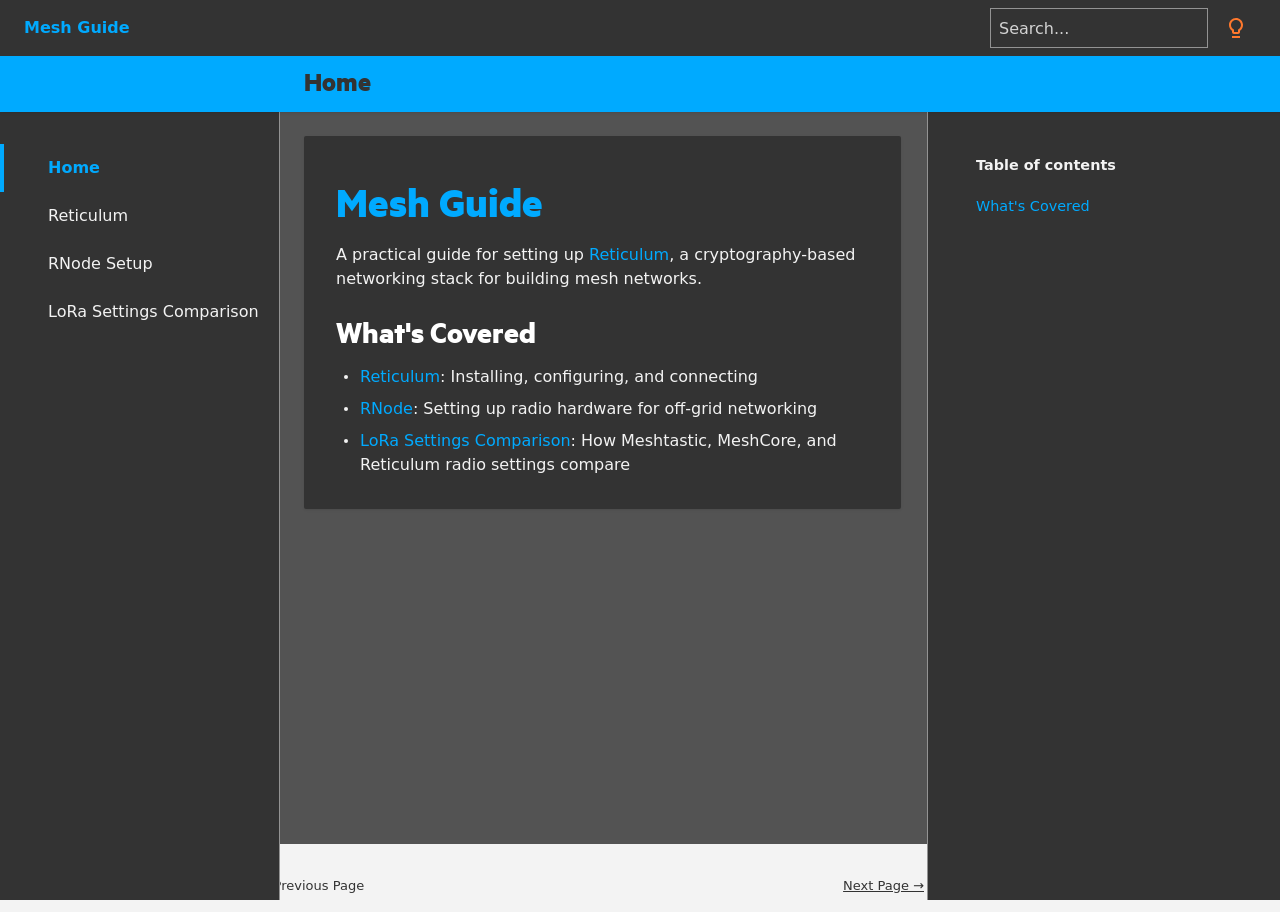
<file: index.html>
<!DOCTYPE html>
<head>
  <meta charset="utf-8">
  <meta http-equiv="x-ua-compatible" content="ie=edge">
  <meta name="viewport" content="width=device-width, initial-scale=1, shrink-to-fit=no">

  <!--
    The page_title contains the title for a page as shown in the navigation.
    Site name contains the name as defined in the mkdocs.yml
  -->
  <title>Home - Mesh Guide</title>

  <!-- Page description -->
  

  <!-- Redirect -->
  

  <!-- Page author -->
  
  <!--
    Just add a favicon.ico image to the docs.
  -->
  <link rel="shortcut icon" href="img/favicon.ico">

  <link rel="stylesheet" href="css/colors.css">
  <link rel="stylesheet" href="css/bundle.css">
  <link rel="stylesheet" href="css/theme.css">
  <link media="print" onload="this.media='all'" rel="stylesheet" href="css/atom-dark-one.min.css">
  <!--
    extra_ess contains paths to CSS files in the users
    documentation directory or a list of CSS files defined in
    their mkdocs.yml.

    http://www.mkdocs.org/user-guide/configuration/#extra_css
  -->
  
    <link href="css/custom.css" rel="stylesheet">
  

  
  

  <!--
    Include Google Analytics tracking code.

    http://www.mkdocs.org/user-guide/configuration/#google_analytics
  -->
  

</head>

<body>
<input id="dark-mode" type="checkbox" />
<!--
  The JS has to be loaded here for maximum performance, right after the #dark-mode
-->
<script src="js/theme.js"></script>
<div class="app-body">
  <!-- KPN STYLE Beginning -->
  <div class="app-layout ">
    <!-- Top Bar -->
    <nav class="app-layout__top-bar top-bar">
      <a class="top-bar__logo">
        <img alt="KPN Logo" src="img/logo-kpn.svg" />
      </a>
      <div class="top-bar__title">Mesh Guide</div>
      <ul class="top-bar__menu">
        <!--
          Create a search form that sends the user to the search.html file - this is
          the other file in the template which adds search to the theme. The only
          requirement here is that there is a text input with the name 'q' and the
          action and methods match below.
        -->
          <li class="top-bar__item">

            <span role="search" id="search-input-wrapper">
              <form action="search.html" method="get">
                <input type="text" class="input" id="search-input" name="q" placeholder="Search..." />
              </form>
            </span >
          </li>
        <!--
          Versioning support
        -->
        
        <!--
          Support repo URL
        -->
        <li class="top-bar__item">
          
        </li>

        <li class="top-bar__item">
            <label class="top-bar__link" id="label-dark-mode" for="dark-mode" title="Dark mode">
              <svg alt="dark mode" width="24" height="24">
                <image xlink:href="img/ui-bulb.svg" width="24" height="24"/>
            </svg>
            </label>
        </li>
        <li class="top-bar__item top-bar__item--trigger"></li>

        <!-- <li class="top-bar__item">

          <a class="top-bar__link top-bar__link--active">Home</a>
        </li>
        <li class="top-bar__item"><a class="top-bar__link">Information</a></li>
        <li class="top-bar__item">
          <a class="top-bar__link top-bar__link--collapsed">Getting Started</a>

        </li>
        <li class="top-bar__item top-bar__item--trigger">Menu</li> -->
      </ul>
    </nav>

    <!--
      Create the navigation for the documentation.

      Because we don't know how many levels deep the navigation is, it needs to
      be included in it's own file so it can be recursive. Otherwise the theme
      can also only support a specific number of levels.

      See the nav.html file for more details about how this works.
    -->
    <nav class="app-layout__side-bar side-bar">
      <div class="side-bar__action-bar">
        <a class="side-bar__link" href="/">Mesh Guide</a>
        <!--
          Versioning support
        -->
        
        <button class="side-bar__close"></button>
      </div>
      <ul class="side-bar__menu">
        
          <!--

-->

<li>
  <a href="." class="side-bar__link side-bar__link--active">
    Home
  </a>
</li>

        
          <!--

-->

<li>
  <a href="reticulum/" class="side-bar__link ">
    Reticulum
  </a>
</li>

        
          <!--

-->

<li>
  <a href="rnode/" class="side-bar__link ">
    RNode Setup
  </a>
</li>

        
          <!--

-->

<li>
  <a href="lora-comparison/" class="side-bar__link ">
    LoRa Settings Comparison
  </a>
</li>

        
      </ul>
    </nav>

    <!-- MAIN BLOCK -->
    <main class="app-layout__main main">
      <div class="app-layout__title-bar title-bar">
        <div class="title-bar__title">Home</div>
      </div>
      
      <div class="sidebar--secondary hidden-s hidden-xs">
        <h4>Table of contents</h4>
        <ul>
        
          
            
                <li><a class="a" href="#whats-covered">What's Covered</a></li>
                
            
          
        
        </ul>
      </div>
      
      <div class="container content-block">
        <div class="kpn-style">
          <div class="card">
            <div class="card__body">

              
              <h1 id="mesh-guide">Mesh Guide</h1>
<p>A practical guide for setting up <a href="https://reticulum.network/">Reticulum</a>, a cryptography-based
networking stack for building mesh networks.</p>
<h2 id="whats-covered">What's Covered</h2>
<ul>
<li><a href="reticulum/">Reticulum</a>: Installing, configuring, and connecting</li>
<li><a href="rnode/">RNode</a>: Setting up radio hardware for off-grid networking</li>
<li><a href="lora-comparison/">LoRa Settings Comparison</a>: How Meshtastic, MeshCore, and Reticulum radio settings compare</li>
</ul>
              
            </div>
          </div>
        </div>
      </div>
    </main>

    <!-- FOOTER -->
    <footer class="footer">
      <div class="footer__body">
        
        <div class="row">
          <div class="col col--s-4 col--m-3 col--l-2">
          </div>
          <div class="col col--s-4 col--m space-between">
            
              &#8592; Previous Page
            
            
            
              <a class="footer__link padding-top-0 navigation-next"
                href="reticulum/"
                title="Reticulum"/>
                Next Page &#8594;
              </a>
            
          </div>
          <div class="col col--s-4 col--m-3 ">
          </div>
        </div>
        
      </div>
    </footer>
  </div>


  <!--
  MkDocs version      : 1.6.1
  Docs Build Date UTC : 2026-03-30 06:11:58.388750+00:00
  -->

  <!--
    To include static assets from our theme, just add
    . beforehand which will be the relative path to
    the root of the documentation.
  -->
  <script src="js/highlight.min.js"></script>
  <script src="js/languages/groovy.min.js"></script>
  <script src="js/languages/asciidoc.min.js"></script>
  <script src="js/languages/nix.min.js"></script>

  <script>
    hljs.highlightAll();
  </script>
  <script async src="js/detail.js"></script>
  <!--
    extra_javascript contains paths to JavaScript files in the
    users documentation directory or a list of JavaScript files
    defined in their mkdocs.yml.

    http://www.mkdocs.org/user-guide/configuration/#extra_javascript
  -->
  
    <script src="search/main.js"></script>
  


  <script>
  function getMermaidTheme() {
    if (document.getElementById("dark-mode").checked) {
      return 'dark'
    }
    return 'forest'
  }

  function initMermaid() {
    mermaid.initialize({
      theme: getMermaidTheme(),
      logLevel: 1,
    });
  }
  var mermaidClass = document.getElementsByClassName('mermaid');
  if (mermaidClass.length > 0) {

    var mermaidScript = document.createElement('script');
    mermaidScript.setAttribute("src", "js/mermaid.min.js");
    mermaidScript.setAttribute("async", "false");
    mermaidScript.setAttribute("type", "text/javascript");
    mermaidScript.onload = initMermaid;
    document.body.appendChild(mermaidScript)

  }
  </script>

</div>
</body>
</html>
</file>
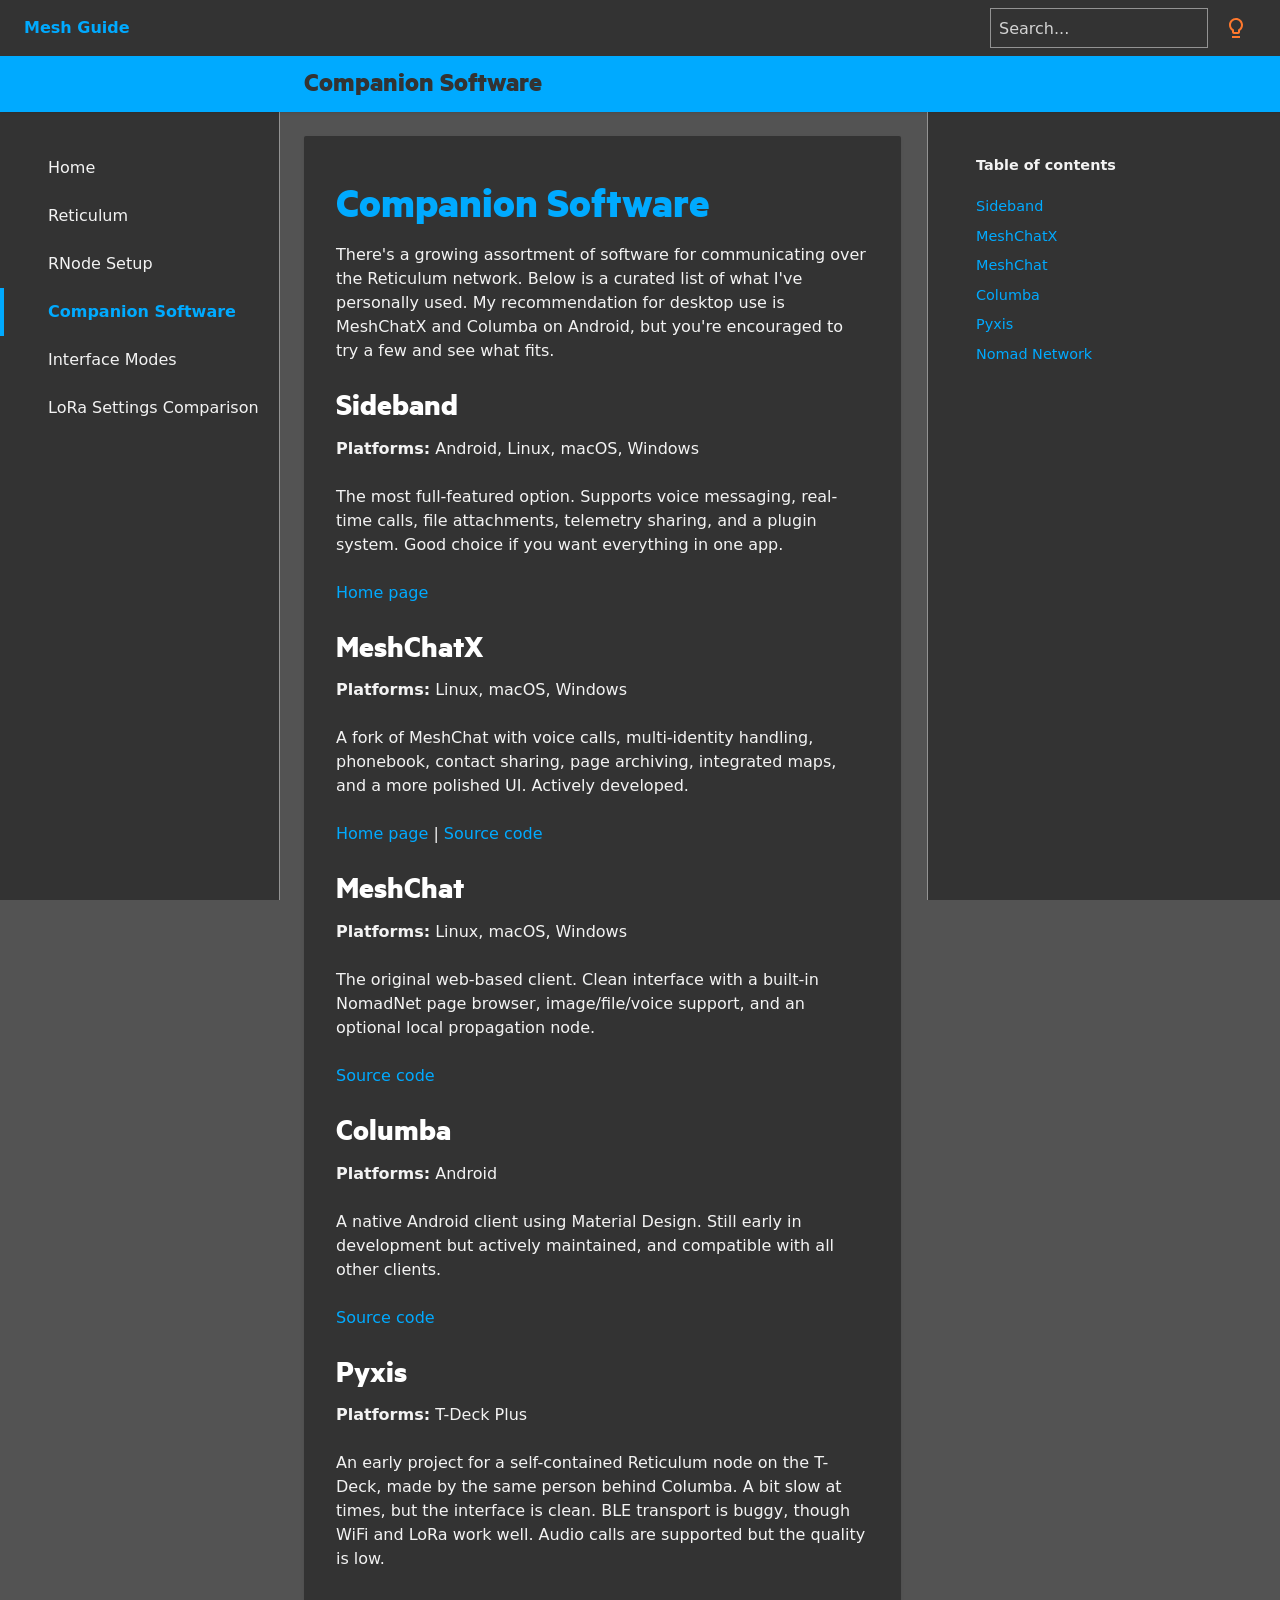
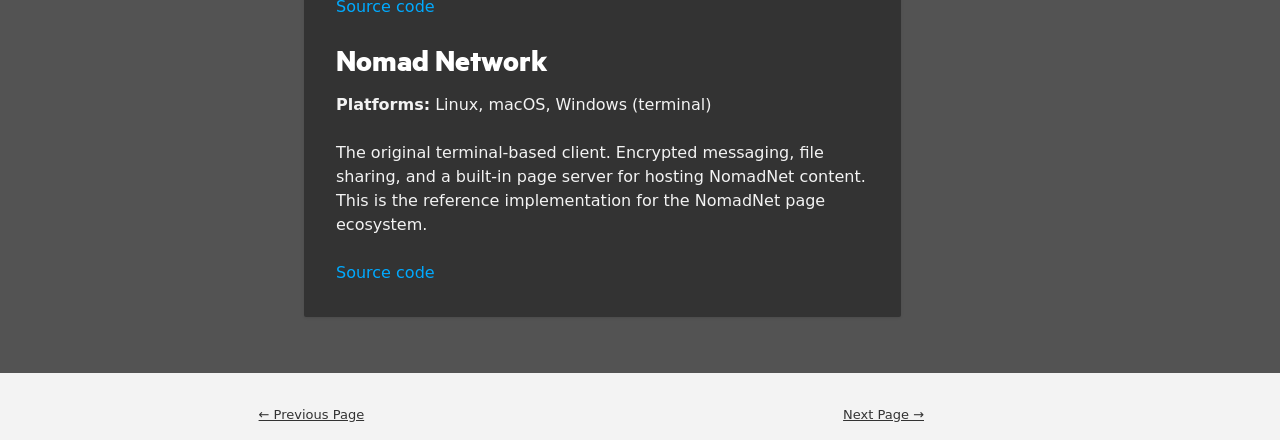
<file: companion-software/index.html>
<!DOCTYPE html>
<head>
  <meta charset="utf-8">
  <meta http-equiv="x-ua-compatible" content="ie=edge">
  <meta name="viewport" content="width=device-width, initial-scale=1, shrink-to-fit=no">

  <!--
    The page_title contains the title for a page as shown in the navigation.
    Site name contains the name as defined in the mkdocs.yml
  -->
  <title>Companion Software - Mesh Guide</title>

  <!-- Page description -->
  

  <!-- Redirect -->
  

  <!-- Page author -->
  
  <!--
    Just add a favicon.ico image to the docs.
  -->
  <link rel="shortcut icon" href="../img/favicon.ico">

  <link rel="stylesheet" href="../css/colors.css">
  <link rel="stylesheet" href="../css/bundle.css">
  <link rel="stylesheet" href="../css/theme.css">
  <link media="print" onload="this.media='all'" rel="stylesheet" href="../css/atom-dark-one.min.css">
  <!--
    extra_ess contains paths to CSS files in the users
    documentation directory or a list of CSS files defined in
    their mkdocs.yml.

    http://www.mkdocs.org/user-guide/configuration/#extra_css
  -->
  
    <link href="../css/custom.css" rel="stylesheet">
  

  
  

  <!--
    Include Google Analytics tracking code.

    http://www.mkdocs.org/user-guide/configuration/#google_analytics
  -->
  

</head>

<body>
<input id="dark-mode" type="checkbox" />
<!--
  The JS has to be loaded here for maximum performance, right after the #dark-mode
-->
<script src="../js/theme.js"></script>
<div class="app-body">
  <!-- KPN STYLE Beginning -->
  <div class="app-layout ">
    <!-- Top Bar -->
    <nav class="app-layout__top-bar top-bar">
      <a class="top-bar__logo">
        <img alt="KPN Logo" src="../img/logo-kpn.svg" />
      </a>
      <div class="top-bar__title">Mesh Guide</div>
      <ul class="top-bar__menu">
        <!--
          Create a search form that sends the user to the search.html file - this is
          the other file in the template which adds search to the theme. The only
          requirement here is that there is a text input with the name 'q' and the
          action and methods match below.
        -->
          <li class="top-bar__item">

            <span role="search" id="search-input-wrapper">
              <form action="../search.html" method="get">
                <input type="text" class="input" id="search-input" name="q" placeholder="Search..." />
              </form>
            </span >
          </li>
        <!--
          Versioning support
        -->
        
        <!--
          Support repo URL
        -->
        <li class="top-bar__item">
          
        </li>

        <li class="top-bar__item">
            <label class="top-bar__link" id="label-dark-mode" for="dark-mode" title="Dark mode">
              <svg alt="dark mode" width="24" height="24">
                <image xlink:href="../img/ui-bulb.svg" width="24" height="24"/>
            </svg>
            </label>
        </li>
        <li class="top-bar__item top-bar__item--trigger"></li>

        <!-- <li class="top-bar__item">

          <a class="top-bar__link top-bar__link--active">Home</a>
        </li>
        <li class="top-bar__item"><a class="top-bar__link">Information</a></li>
        <li class="top-bar__item">
          <a class="top-bar__link top-bar__link--collapsed">Getting Started</a>

        </li>
        <li class="top-bar__item top-bar__item--trigger">Menu</li> -->
      </ul>
    </nav>

    <!--
      Create the navigation for the documentation.

      Because we don't know how many levels deep the navigation is, it needs to
      be included in it's own file so it can be recursive. Otherwise the theme
      can also only support a specific number of levels.

      See the nav.html file for more details about how this works.
    -->
    <nav class="app-layout__side-bar side-bar">
      <div class="side-bar__action-bar">
        <a class="side-bar__link" href="/">Mesh Guide</a>
        <!--
          Versioning support
        -->
        
        <button class="side-bar__close"></button>
      </div>
      <ul class="side-bar__menu">
        
          <!--

-->

<li>
  <a href=".." class="side-bar__link ">
    Home
  </a>
</li>

        
          <!--

-->

<li>
  <a href="../reticulum/" class="side-bar__link ">
    Reticulum
  </a>
</li>

        
          <!--

-->

<li>
  <a href="../rnode/" class="side-bar__link ">
    RNode Setup
  </a>
</li>

        
          <!--

-->

<li>
  <a href="./" class="side-bar__link side-bar__link--active">
    Companion Software
  </a>
</li>

        
          <!--

-->

<li>
  <a href="../interface-modes/" class="side-bar__link ">
    Interface Modes
  </a>
</li>

        
          <!--

-->

<li>
  <a href="../lora-comparison/" class="side-bar__link ">
    LoRa Settings Comparison
  </a>
</li>

        
      </ul>
    </nav>

    <!-- MAIN BLOCK -->
    <main class="app-layout__main main">
      <div class="app-layout__title-bar title-bar">
        <div class="title-bar__title">Companion Software</div>
      </div>
      
      <div class="sidebar--secondary hidden-s hidden-xs">
        <h4>Table of contents</h4>
        <ul>
        
          
            
                <li><a class="a" href="#sideband">Sideband</a></li>
                
            
                <li><a class="a" href="#meshchatx">MeshChatX</a></li>
                
            
                <li><a class="a" href="#meshchat">MeshChat</a></li>
                
            
                <li><a class="a" href="#columba">Columba</a></li>
                
            
                <li><a class="a" href="#pyxis">Pyxis</a></li>
                
            
                <li><a class="a" href="#nomad-network">Nomad Network</a></li>
                
            
          
        
        </ul>
      </div>
      
      <div class="container content-block">
        <div class="kpn-style">
          <div class="card">
            <div class="card__body">

              
              <h1 id="companion-software">Companion Software</h1>
<p>There's a growing assortment of software for communicating over the Reticulum network.
Below is a curated list of what I've personally used. My recommendation for desktop use
is MeshChatX and Columba on Android, but you're encouraged to try a few and see what fits.</p>
<h2 id="sideband">Sideband</h2>
<p><strong>Platforms:</strong> Android, Linux, macOS, Windows</p>
<p>The most full-featured option. Supports voice messaging, real-time calls, file attachments,
telemetry sharing, and a plugin system. Good choice if you want everything in one app.</p>
<p><a href="https://unsigned.io/sideband">Home page</a></p>
<h2 id="meshchatx">MeshChatX</h2>
<p><strong>Platforms:</strong> Linux, macOS, Windows</p>
<p>A fork of MeshChat with voice calls, multi-identity handling, phonebook, contact sharing,
page archiving, integrated maps, and a more polished UI. Actively developed.</p>
<p><a href="https://meshchatx.com/">Home page</a> |
<a href="https://git.quad4.io/RNS-Things/MeshChatX">Source code</a></p>
<h2 id="meshchat">MeshChat</h2>
<p><strong>Platforms:</strong> Linux, macOS, Windows</p>
<p>The original web-based client. Clean interface with a built-in NomadNet page browser,
image/file/voice support, and an optional local propagation node.</p>
<p><a href="https://github.com/liamcottle/reticulum-meshchat">Source code</a></p>
<h2 id="columba">Columba</h2>
<p><strong>Platforms:</strong> Android</p>
<p>A native Android client using Material Design. Still early in development but actively
maintained, and compatible with all other clients.</p>
<p><a href="https://github.com/torlando-tech/columba">Source code</a></p>
<h2 id="pyxis">Pyxis</h2>
<p><strong>Platforms:</strong> T-Deck Plus</p>
<p>An early project for a self-contained Reticulum node on the T-Deck, made by the same
person behind Columba. A bit slow at times, but the interface is clean. BLE transport is
buggy, though WiFi and LoRa work well. Audio calls are supported but the quality is low.</p>
<p><a href="https://github.com/torlando-tech/pyxis">Source code</a></p>
<h2 id="nomad-network">Nomad Network</h2>
<p><strong>Platforms:</strong> Linux, macOS, Windows (terminal)</p>
<p>The original terminal-based client. Encrypted messaging, file sharing, and a built-in page
server for hosting NomadNet content. This is the reference implementation for the NomadNet
page ecosystem.</p>
<p><a href="https://github.com/markqvist/nomadnet">Source code</a></p>
              
            </div>
          </div>
        </div>
      </div>
    </main>

    <!-- FOOTER -->
    <footer class="footer">
      <div class="footer__body">
        
        <div class="row">
          <div class="col col--s-4 col--m-3 col--l-2">
          </div>
          <div class="col col--s-4 col--m space-between">
            
              <a class="footer__link padding-top-0 navigation-prev"
                href="../rnode/"
                title="RNode Setup">
                &#8592; Previous Page
              </a>
            
            
            
              <a class="footer__link padding-top-0 navigation-next"
                href="../interface-modes/"
                title="Interface Modes"/>
                Next Page &#8594;
              </a>
            
          </div>
          <div class="col col--s-4 col--m-3 ">
          </div>
        </div>
        
      </div>
    </footer>
  </div>


  <!--
  MkDocs version      : 1.6.1
  Docs Build Date UTC : 2026-03-30 17:35:39.690326+00:00
  -->

  <!--
    To include static assets from our theme, just add
    .. beforehand which will be the relative path to
    the root of the documentation.
  -->
  <script src="../js/highlight.min.js"></script>
  <script src="../js/languages/groovy.min.js"></script>
  <script src="../js/languages/asciidoc.min.js"></script>
  <script src="../js/languages/nix.min.js"></script>

  <script>
    hljs.highlightAll();
  </script>
  <script async src="../js/detail.js"></script>
  <!--
    extra_javascript contains paths to JavaScript files in the
    users documentation directory or a list of JavaScript files
    defined in their mkdocs.yml.

    http://www.mkdocs.org/user-guide/configuration/#extra_javascript
  -->
  
    <script src="../js/hljs-no-guess.js"></script>
  
    <script src="../search/main.js"></script>
  


  <script>
  function getMermaidTheme() {
    if (document.getElementById("dark-mode").checked) {
      return 'dark'
    }
    return 'forest'
  }

  function initMermaid() {
    mermaid.initialize({
      theme: getMermaidTheme(),
      logLevel: 1,
    });
  }
  var mermaidClass = document.getElementsByClassName('mermaid');
  if (mermaidClass.length > 0) {

    var mermaidScript = document.createElement('script');
    mermaidScript.setAttribute("src", "../js/mermaid.min.js");
    mermaidScript.setAttribute("async", "false");
    mermaidScript.setAttribute("type", "text/javascript");
    mermaidScript.onload = initMermaid;
    document.body.appendChild(mermaidScript)

  }
  </script>

</div>
</body>
</html>
</file>
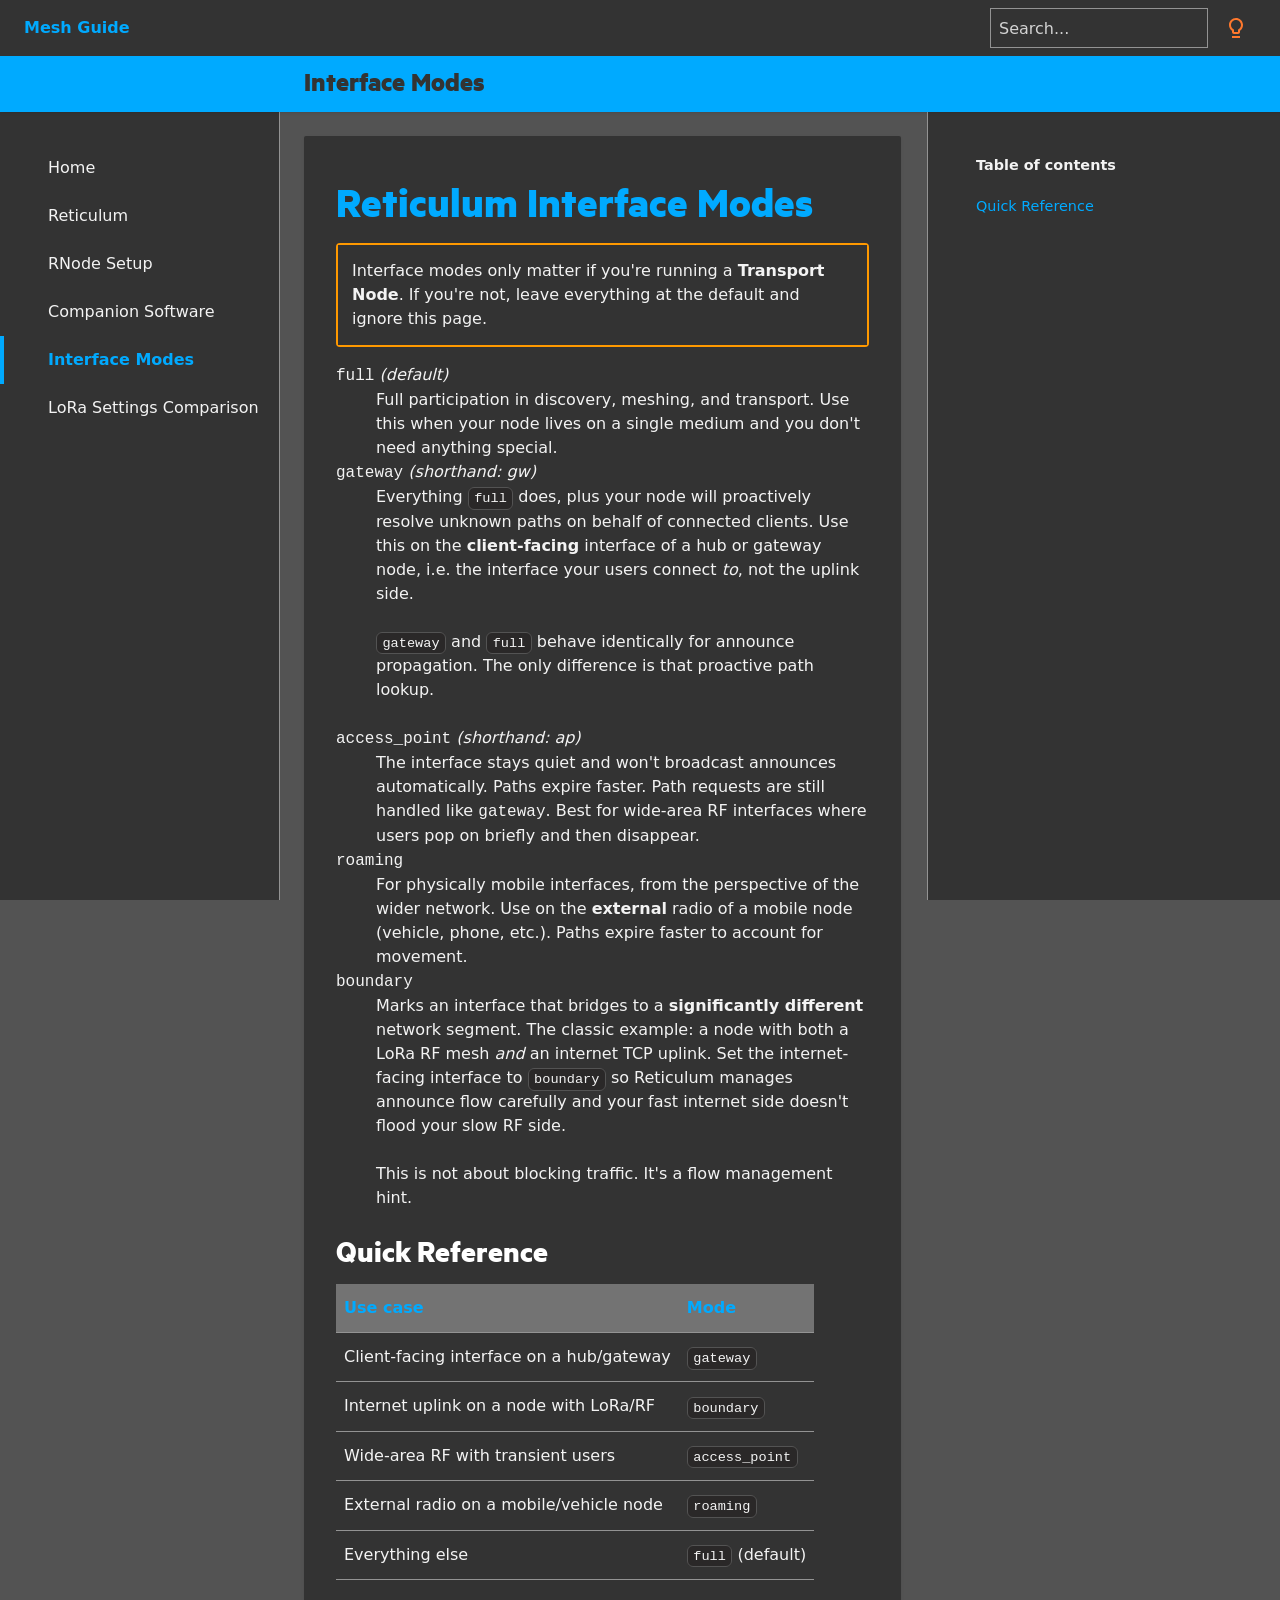
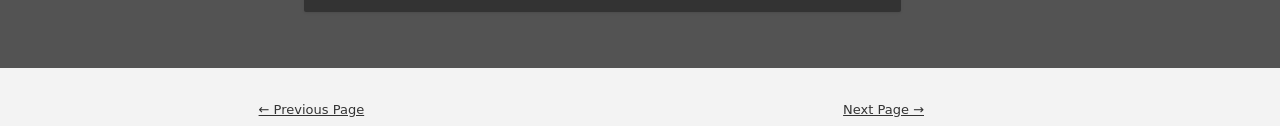
<file: interface-modes/index.html>
<!DOCTYPE html>
<head>
  <meta charset="utf-8">
  <meta http-equiv="x-ua-compatible" content="ie=edge">
  <meta name="viewport" content="width=device-width, initial-scale=1, shrink-to-fit=no">

  <!--
    The page_title contains the title for a page as shown in the navigation.
    Site name contains the name as defined in the mkdocs.yml
  -->
  <title>Interface Modes - Mesh Guide</title>

  <!-- Page description -->
  

  <!-- Redirect -->
  

  <!-- Page author -->
  
  <!--
    Just add a favicon.ico image to the docs.
  -->
  <link rel="shortcut icon" href="../img/favicon.ico">

  <link rel="stylesheet" href="../css/colors.css">
  <link rel="stylesheet" href="../css/bundle.css">
  <link rel="stylesheet" href="../css/theme.css">
  <link media="print" onload="this.media='all'" rel="stylesheet" href="../css/atom-dark-one.min.css">
  <!--
    extra_ess contains paths to CSS files in the users
    documentation directory or a list of CSS files defined in
    their mkdocs.yml.

    http://www.mkdocs.org/user-guide/configuration/#extra_css
  -->
  
    <link href="../css/custom.css" rel="stylesheet">
  

  
  

  <!--
    Include Google Analytics tracking code.

    http://www.mkdocs.org/user-guide/configuration/#google_analytics
  -->
  

</head>

<body>
<input id="dark-mode" type="checkbox" />
<!--
  The JS has to be loaded here for maximum performance, right after the #dark-mode
-->
<script src="../js/theme.js"></script>
<div class="app-body">
  <!-- KPN STYLE Beginning -->
  <div class="app-layout ">
    <!-- Top Bar -->
    <nav class="app-layout__top-bar top-bar">
      <a class="top-bar__logo">
        <img alt="KPN Logo" src="../img/logo-kpn.svg" />
      </a>
      <div class="top-bar__title">Mesh Guide</div>
      <ul class="top-bar__menu">
        <!--
          Create a search form that sends the user to the search.html file - this is
          the other file in the template which adds search to the theme. The only
          requirement here is that there is a text input with the name 'q' and the
          action and methods match below.
        -->
          <li class="top-bar__item">

            <span role="search" id="search-input-wrapper">
              <form action="../search.html" method="get">
                <input type="text" class="input" id="search-input" name="q" placeholder="Search..." />
              </form>
            </span >
          </li>
        <!--
          Versioning support
        -->
        
        <!--
          Support repo URL
        -->
        <li class="top-bar__item">
          
        </li>

        <li class="top-bar__item">
            <label class="top-bar__link" id="label-dark-mode" for="dark-mode" title="Dark mode">
              <svg alt="dark mode" width="24" height="24">
                <image xlink:href="../img/ui-bulb.svg" width="24" height="24"/>
            </svg>
            </label>
        </li>
        <li class="top-bar__item top-bar__item--trigger"></li>

        <!-- <li class="top-bar__item">

          <a class="top-bar__link top-bar__link--active">Home</a>
        </li>
        <li class="top-bar__item"><a class="top-bar__link">Information</a></li>
        <li class="top-bar__item">
          <a class="top-bar__link top-bar__link--collapsed">Getting Started</a>

        </li>
        <li class="top-bar__item top-bar__item--trigger">Menu</li> -->
      </ul>
    </nav>

    <!--
      Create the navigation for the documentation.

      Because we don't know how many levels deep the navigation is, it needs to
      be included in it's own file so it can be recursive. Otherwise the theme
      can also only support a specific number of levels.

      See the nav.html file for more details about how this works.
    -->
    <nav class="app-layout__side-bar side-bar">
      <div class="side-bar__action-bar">
        <a class="side-bar__link" href="/">Mesh Guide</a>
        <!--
          Versioning support
        -->
        
        <button class="side-bar__close"></button>
      </div>
      <ul class="side-bar__menu">
        
          <!--

-->

<li>
  <a href=".." class="side-bar__link ">
    Home
  </a>
</li>

        
          <!--

-->

<li>
  <a href="../reticulum/" class="side-bar__link ">
    Reticulum
  </a>
</li>

        
          <!--

-->

<li>
  <a href="../rnode/" class="side-bar__link ">
    RNode Setup
  </a>
</li>

        
          <!--

-->

<li>
  <a href="../companion-software/" class="side-bar__link ">
    Companion Software
  </a>
</li>

        
          <!--

-->

<li>
  <a href="./" class="side-bar__link side-bar__link--active">
    Interface Modes
  </a>
</li>

        
          <!--

-->

<li>
  <a href="../lora-comparison/" class="side-bar__link ">
    LoRa Settings Comparison
  </a>
</li>

        
      </ul>
    </nav>

    <!-- MAIN BLOCK -->
    <main class="app-layout__main main">
      <div class="app-layout__title-bar title-bar">
        <div class="title-bar__title">Interface Modes</div>
      </div>
      
      <div class="sidebar--secondary hidden-s hidden-xs">
        <h4>Table of contents</h4>
        <ul>
        
          
            
                <li><a class="a" href="#quick-reference">Quick Reference</a></li>
                
            
          
        
        </ul>
      </div>
      
      <div class="container content-block">
        <div class="kpn-style">
          <div class="card">
            <div class="card__body">

              
              <h1 id="reticulum-interface-modes">Reticulum Interface Modes</h1>
<div class="admonition warning">
<p>Interface modes only matter if you're running a <strong>Transport Node</strong>. If you're not, leave everything at the default and ignore this page.</p>
</div>
<dl>
<dt><code>full</code> <em>(default)</em></dt>
<dd>Full participation in discovery, meshing, and transport. Use this when your node lives on a
single medium and you don't need anything special.</dd>
<dt><code>gateway</code> <em>(shorthand: gw)</em></dt>
<dd>
<p>Everything <code>full</code> does, plus your node will proactively resolve unknown paths on behalf of
connected clients. Use this on the <strong>client-facing</strong> interface of a hub or gateway node, i.e.
the interface your users connect <em>to</em>, not the uplink side.</p>
<p><code>gateway</code> and <code>full</code> behave identically for announce propagation. The only difference is
that proactive path lookup.</p>
</dd>
<dt><code>access_point</code> <em>(shorthand: ap)</em></dt>
<dd>The interface stays quiet and won't broadcast announces automatically. Paths expire faster.
Path requests are still handled like <code>gateway</code>. Best for wide-area RF interfaces where users
pop on briefly and then disappear.</dd>
<dt><code>roaming</code></dt>
<dd>For physically mobile interfaces, from the perspective of the wider network. Use on the
<strong>external</strong> radio of a mobile node (vehicle, phone, etc.). Paths expire faster to account
for movement.</dd>
<dt><code>boundary</code></dt>
<dd>
<p>Marks an interface that bridges to a <strong>significantly different</strong> network segment. The classic
example: a node with both a LoRa RF mesh <em>and</em> an internet TCP uplink. Set the internet-facing
interface to <code>boundary</code> so Reticulum manages announce flow carefully and your fast internet
side doesn't flood your slow RF side.</p>
<p>This is not about blocking traffic. It's a flow management hint.</p>
</dd>
</dl>
<h2 id="quick-reference">Quick Reference</h2>
<table>
<thead>
<tr>
<th>Use case</th>
<th>Mode</th>
</tr>
</thead>
<tbody>
<tr>
<td>Client-facing interface on a hub/gateway</td>
<td><code>gateway</code></td>
</tr>
<tr>
<td>Internet uplink on a node with LoRa/RF</td>
<td><code>boundary</code></td>
</tr>
<tr>
<td>Wide-area RF with transient users</td>
<td><code>access_point</code></td>
</tr>
<tr>
<td>External radio on a mobile/vehicle node</td>
<td><code>roaming</code></td>
</tr>
<tr>
<td>Everything else</td>
<td><code>full</code> (default)</td>
</tr>
</tbody>
</table>
              
            </div>
          </div>
        </div>
      </div>
    </main>

    <!-- FOOTER -->
    <footer class="footer">
      <div class="footer__body">
        
        <div class="row">
          <div class="col col--s-4 col--m-3 col--l-2">
          </div>
          <div class="col col--s-4 col--m space-between">
            
              <a class="footer__link padding-top-0 navigation-prev"
                href="../companion-software/"
                title="Companion Software">
                &#8592; Previous Page
              </a>
            
            
            
              <a class="footer__link padding-top-0 navigation-next"
                href="../lora-comparison/"
                title="LoRa Settings Comparison"/>
                Next Page &#8594;
              </a>
            
          </div>
          <div class="col col--s-4 col--m-3 ">
          </div>
        </div>
        
      </div>
    </footer>
  </div>


  <!--
  MkDocs version      : 1.6.1
  Docs Build Date UTC : 2026-03-30 17:35:39.691229+00:00
  -->

  <!--
    To include static assets from our theme, just add
    .. beforehand which will be the relative path to
    the root of the documentation.
  -->
  <script src="../js/highlight.min.js"></script>
  <script src="../js/languages/groovy.min.js"></script>
  <script src="../js/languages/asciidoc.min.js"></script>
  <script src="../js/languages/nix.min.js"></script>

  <script>
    hljs.highlightAll();
  </script>
  <script async src="../js/detail.js"></script>
  <!--
    extra_javascript contains paths to JavaScript files in the
    users documentation directory or a list of JavaScript files
    defined in their mkdocs.yml.

    http://www.mkdocs.org/user-guide/configuration/#extra_javascript
  -->
  
    <script src="../js/hljs-no-guess.js"></script>
  
    <script src="../search/main.js"></script>
  


  <script>
  function getMermaidTheme() {
    if (document.getElementById("dark-mode").checked) {
      return 'dark'
    }
    return 'forest'
  }

  function initMermaid() {
    mermaid.initialize({
      theme: getMermaidTheme(),
      logLevel: 1,
    });
  }
  var mermaidClass = document.getElementsByClassName('mermaid');
  if (mermaidClass.length > 0) {

    var mermaidScript = document.createElement('script');
    mermaidScript.setAttribute("src", "../js/mermaid.min.js");
    mermaidScript.setAttribute("async", "false");
    mermaidScript.setAttribute("type", "text/javascript");
    mermaidScript.onload = initMermaid;
    document.body.appendChild(mermaidScript)

  }
  </script>

</div>
</body>
</html>
</file>
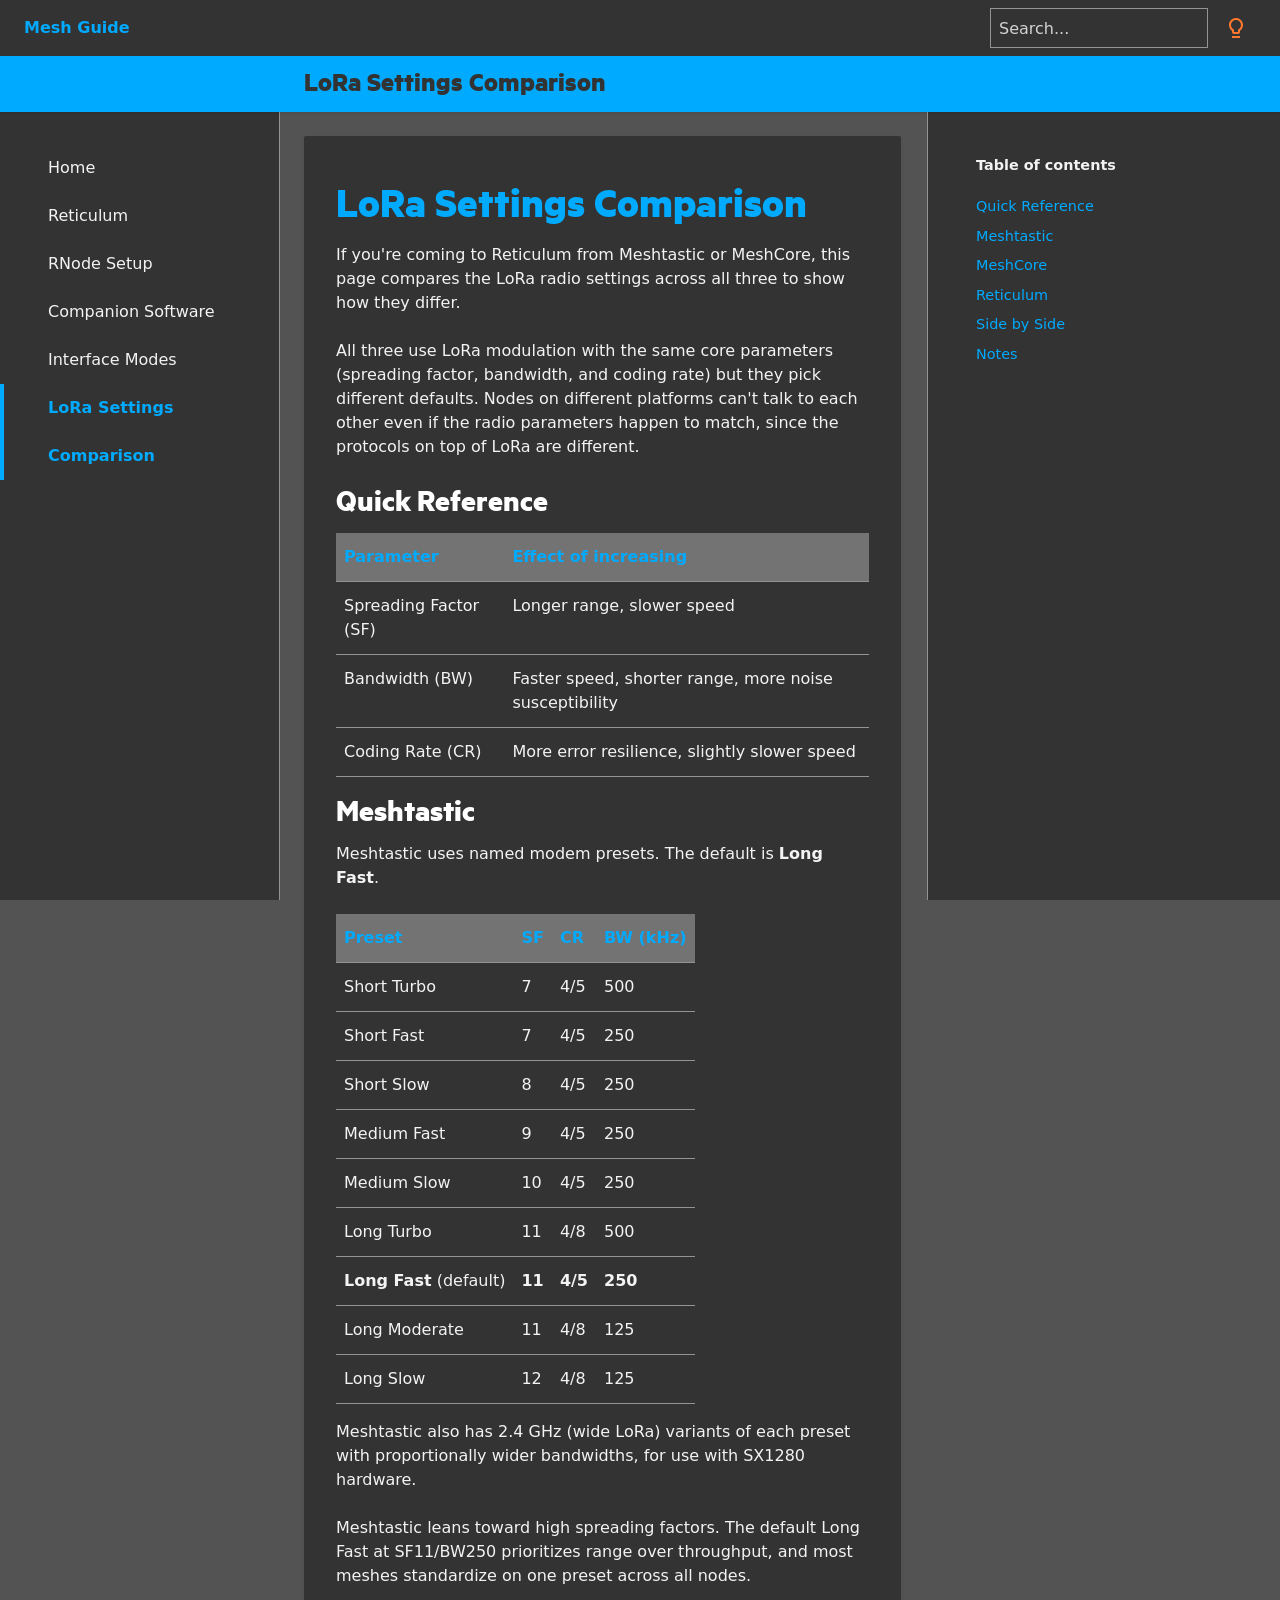
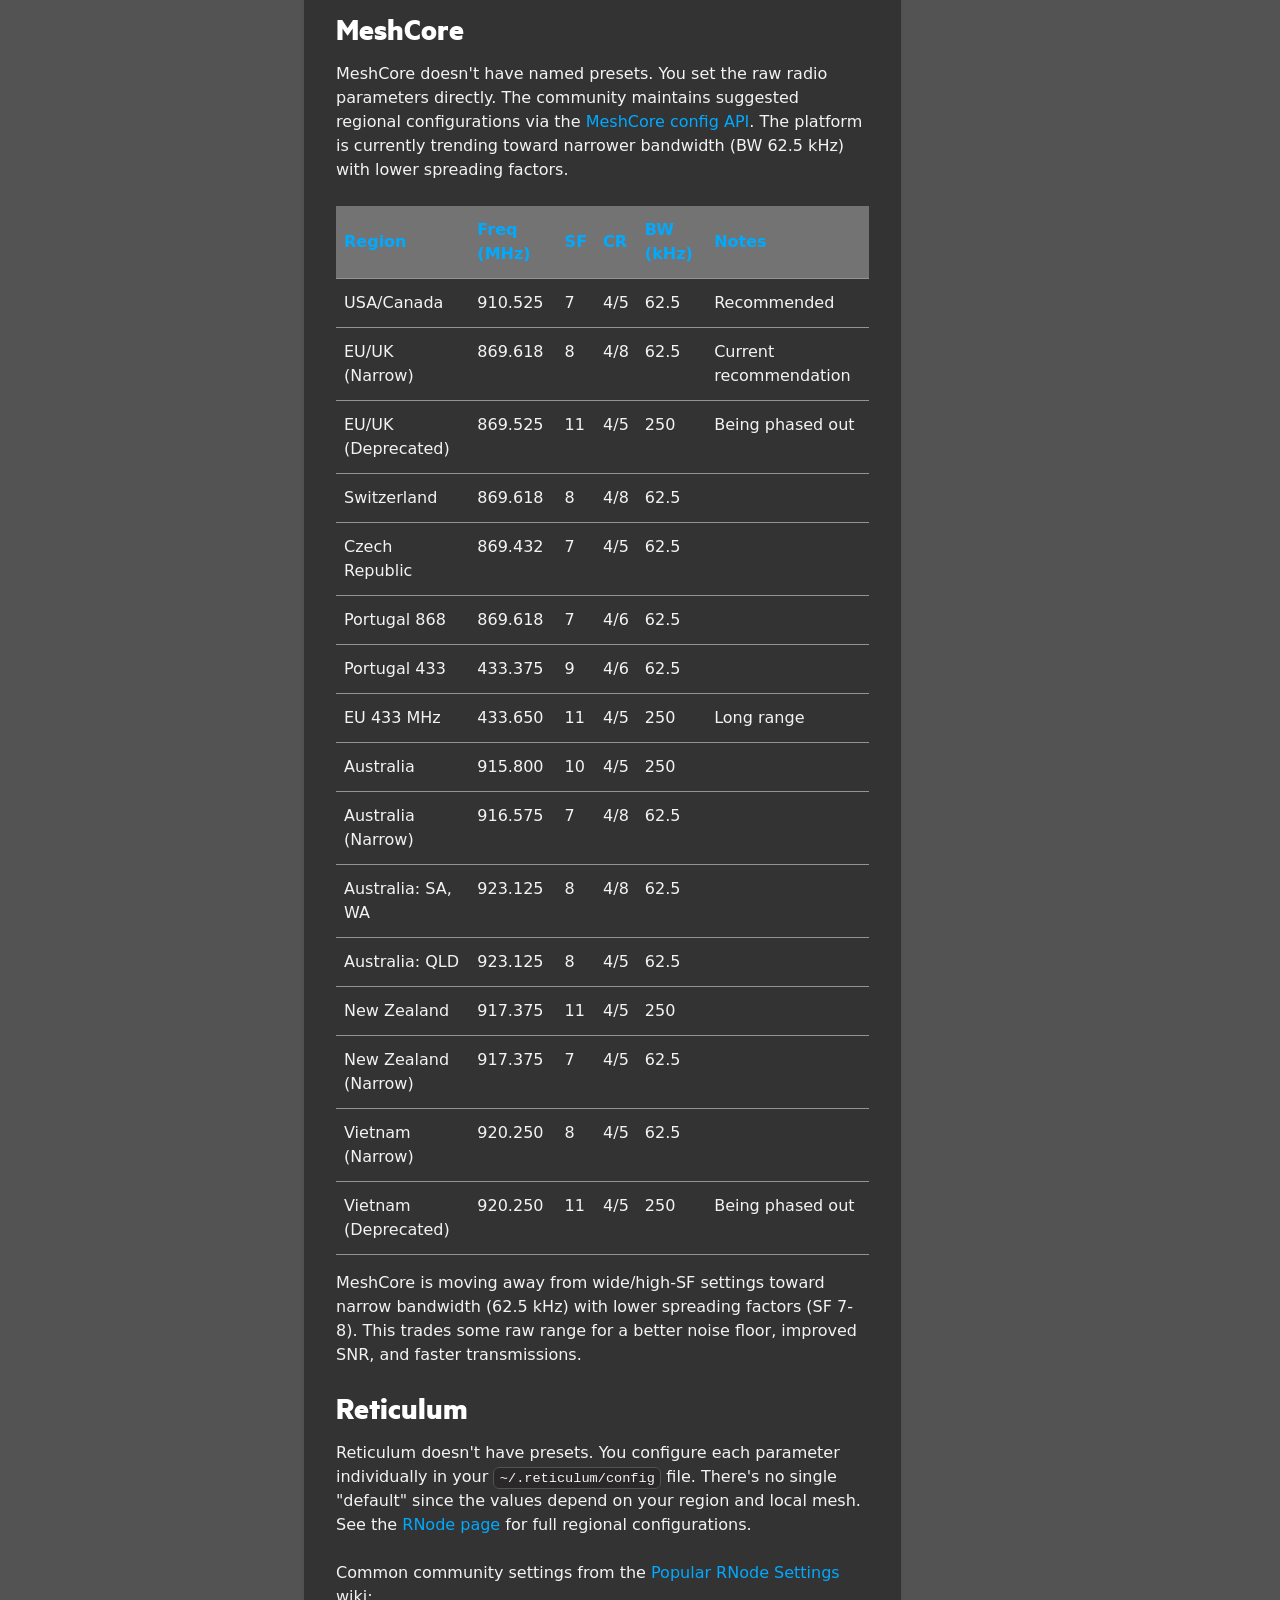
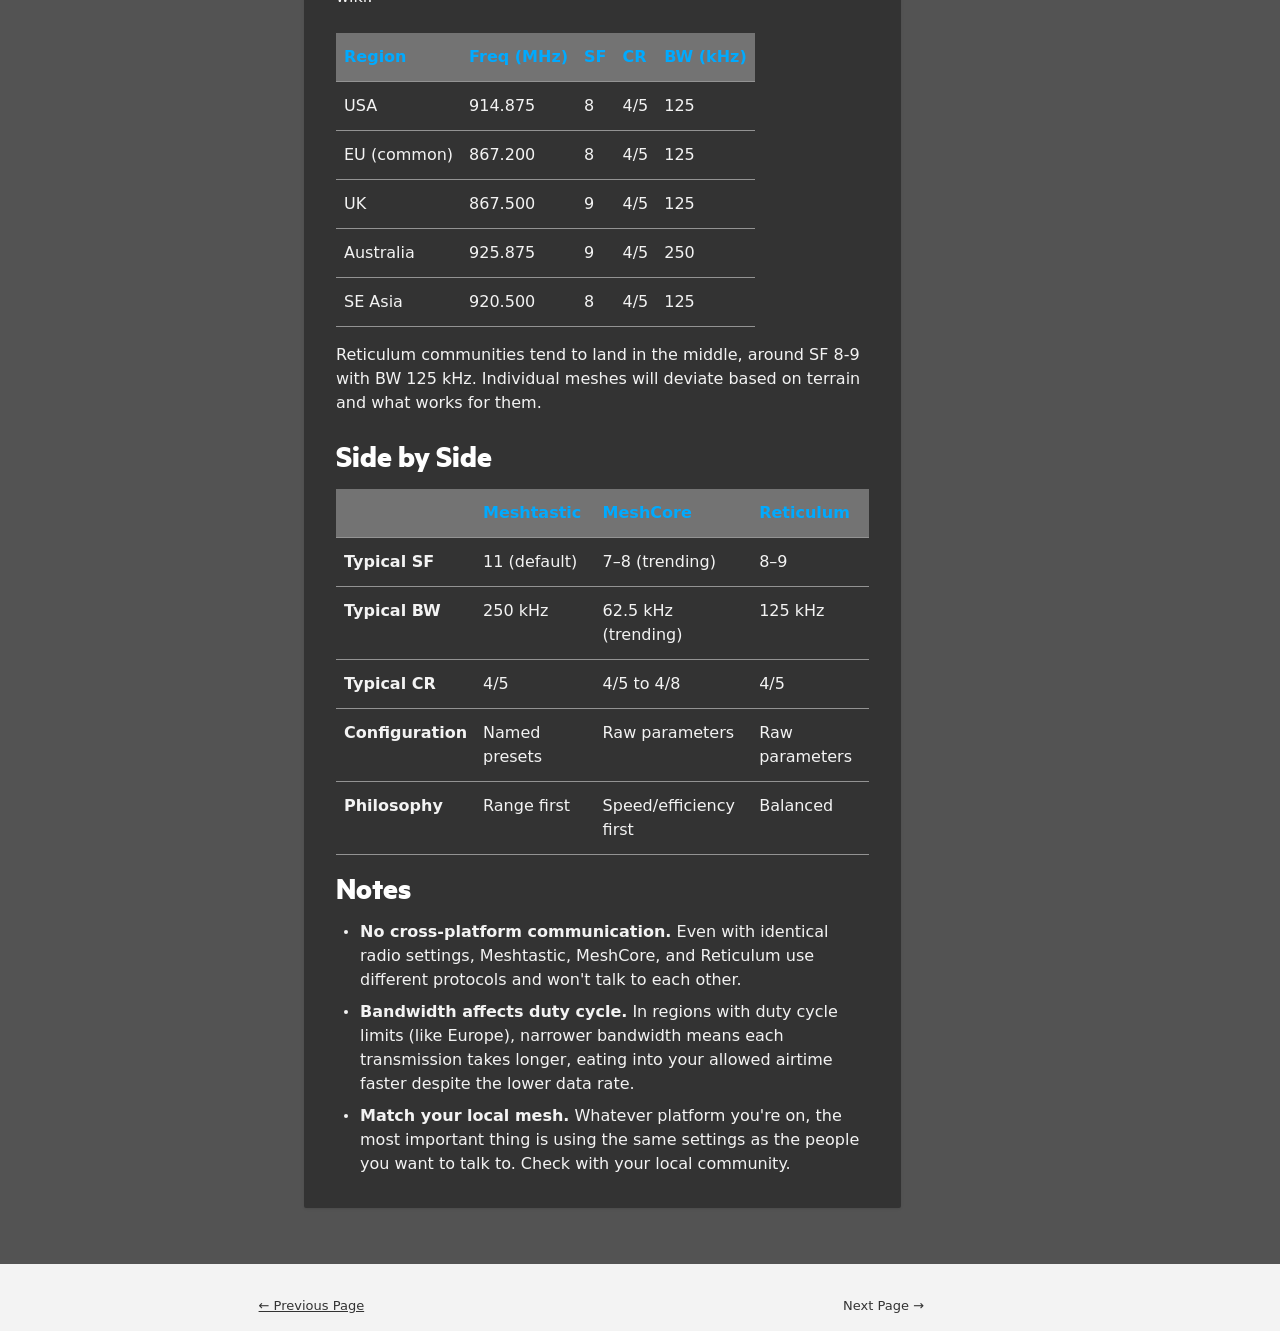
<file: lora-comparison/index.html>
<!DOCTYPE html>
<head>
  <meta charset="utf-8">
  <meta http-equiv="x-ua-compatible" content="ie=edge">
  <meta name="viewport" content="width=device-width, initial-scale=1, shrink-to-fit=no">

  <!--
    The page_title contains the title for a page as shown in the navigation.
    Site name contains the name as defined in the mkdocs.yml
  -->
  <title>LoRa Settings Comparison - Mesh Guide</title>

  <!-- Page description -->
  

  <!-- Redirect -->
  

  <!-- Page author -->
  
  <!--
    Just add a favicon.ico image to the docs.
  -->
  <link rel="shortcut icon" href="../img/favicon.ico">

  <link rel="stylesheet" href="../css/colors.css">
  <link rel="stylesheet" href="../css/bundle.css">
  <link rel="stylesheet" href="../css/theme.css">
  <link media="print" onload="this.media='all'" rel="stylesheet" href="../css/atom-dark-one.min.css">
  <!--
    extra_ess contains paths to CSS files in the users
    documentation directory or a list of CSS files defined in
    their mkdocs.yml.

    http://www.mkdocs.org/user-guide/configuration/#extra_css
  -->
  
    <link href="../css/custom.css" rel="stylesheet">
  

  
  

  <!--
    Include Google Analytics tracking code.

    http://www.mkdocs.org/user-guide/configuration/#google_analytics
  -->
  

</head>

<body>
<input id="dark-mode" type="checkbox" />
<!--
  The JS has to be loaded here for maximum performance, right after the #dark-mode
-->
<script src="../js/theme.js"></script>
<div class="app-body">
  <!-- KPN STYLE Beginning -->
  <div class="app-layout ">
    <!-- Top Bar -->
    <nav class="app-layout__top-bar top-bar">
      <a class="top-bar__logo">
        <img alt="KPN Logo" src="../img/logo-kpn.svg" />
      </a>
      <div class="top-bar__title">Mesh Guide</div>
      <ul class="top-bar__menu">
        <!--
          Create a search form that sends the user to the search.html file - this is
          the other file in the template which adds search to the theme. The only
          requirement here is that there is a text input with the name 'q' and the
          action and methods match below.
        -->
          <li class="top-bar__item">

            <span role="search" id="search-input-wrapper">
              <form action="../search.html" method="get">
                <input type="text" class="input" id="search-input" name="q" placeholder="Search..." />
              </form>
            </span >
          </li>
        <!--
          Versioning support
        -->
        
        <!--
          Support repo URL
        -->
        <li class="top-bar__item">
          
        </li>

        <li class="top-bar__item">
            <label class="top-bar__link" id="label-dark-mode" for="dark-mode" title="Dark mode">
              <svg alt="dark mode" width="24" height="24">
                <image xlink:href="../img/ui-bulb.svg" width="24" height="24"/>
            </svg>
            </label>
        </li>
        <li class="top-bar__item top-bar__item--trigger"></li>

        <!-- <li class="top-bar__item">

          <a class="top-bar__link top-bar__link--active">Home</a>
        </li>
        <li class="top-bar__item"><a class="top-bar__link">Information</a></li>
        <li class="top-bar__item">
          <a class="top-bar__link top-bar__link--collapsed">Getting Started</a>

        </li>
        <li class="top-bar__item top-bar__item--trigger">Menu</li> -->
      </ul>
    </nav>

    <!--
      Create the navigation for the documentation.

      Because we don't know how many levels deep the navigation is, it needs to
      be included in it's own file so it can be recursive. Otherwise the theme
      can also only support a specific number of levels.

      See the nav.html file for more details about how this works.
    -->
    <nav class="app-layout__side-bar side-bar">
      <div class="side-bar__action-bar">
        <a class="side-bar__link" href="/">Mesh Guide</a>
        <!--
          Versioning support
        -->
        
        <button class="side-bar__close"></button>
      </div>
      <ul class="side-bar__menu">
        
          <!--

-->

<li>
  <a href=".." class="side-bar__link ">
    Home
  </a>
</li>

        
          <!--

-->

<li>
  <a href="../reticulum/" class="side-bar__link ">
    Reticulum
  </a>
</li>

        
          <!--

-->

<li>
  <a href="../rnode/" class="side-bar__link ">
    RNode Setup
  </a>
</li>

        
          <!--

-->

<li>
  <a href="../companion-software/" class="side-bar__link ">
    Companion Software
  </a>
</li>

        
          <!--

-->

<li>
  <a href="../interface-modes/" class="side-bar__link ">
    Interface Modes
  </a>
</li>

        
          <!--

-->

<li>
  <a href="./" class="side-bar__link side-bar__link--active">
    LoRa Settings Comparison
  </a>
</li>

        
      </ul>
    </nav>

    <!-- MAIN BLOCK -->
    <main class="app-layout__main main">
      <div class="app-layout__title-bar title-bar">
        <div class="title-bar__title">LoRa Settings Comparison</div>
      </div>
      
      <div class="sidebar--secondary hidden-s hidden-xs">
        <h4>Table of contents</h4>
        <ul>
        
          
            
                <li><a class="a" href="#quick-reference">Quick Reference</a></li>
                
            
                <li><a class="a" href="#meshtastic">Meshtastic</a></li>
                
            
                <li><a class="a" href="#meshcore">MeshCore</a></li>
                
            
                <li><a class="a" href="#reticulum">Reticulum</a></li>
                
            
                <li><a class="a" href="#side-by-side">Side by Side</a></li>
                
            
                <li><a class="a" href="#notes">Notes</a></li>
                
            
          
        
        </ul>
      </div>
      
      <div class="container content-block">
        <div class="kpn-style">
          <div class="card">
            <div class="card__body">

              
              <h1 id="lora-settings-comparison">LoRa Settings Comparison</h1>
<p>If you're coming to Reticulum from Meshtastic or MeshCore, this page compares the LoRa radio
settings across all three to show how they differ.</p>
<p>All three use LoRa modulation with the same core parameters (spreading factor, bandwidth, and
coding rate) but they pick different defaults. Nodes on different platforms can't talk to each
other even if the radio parameters happen to match, since the protocols on top of LoRa are
different.</p>
<h2 id="quick-reference">Quick Reference</h2>
<table>
<thead>
<tr>
<th>Parameter</th>
<th>Effect of increasing</th>
</tr>
</thead>
<tbody>
<tr>
<td>Spreading Factor (SF)</td>
<td>Longer range, slower speed</td>
</tr>
<tr>
<td>Bandwidth (BW)</td>
<td>Faster speed, shorter range, more noise susceptibility</td>
</tr>
<tr>
<td>Coding Rate (CR)</td>
<td>More error resilience, slightly slower speed</td>
</tr>
</tbody>
</table>
<h2 id="meshtastic">Meshtastic</h2>
<p>Meshtastic uses named modem presets. The default is <strong>Long Fast</strong>.</p>
<table>
<thead>
<tr>
<th>Preset</th>
<th>SF</th>
<th>CR</th>
<th>BW (kHz)</th>
</tr>
</thead>
<tbody>
<tr>
<td>Short Turbo</td>
<td>7</td>
<td>4/5</td>
<td>500</td>
</tr>
<tr>
<td>Short Fast</td>
<td>7</td>
<td>4/5</td>
<td>250</td>
</tr>
<tr>
<td>Short Slow</td>
<td>8</td>
<td>4/5</td>
<td>250</td>
</tr>
<tr>
<td>Medium Fast</td>
<td>9</td>
<td>4/5</td>
<td>250</td>
</tr>
<tr>
<td>Medium Slow</td>
<td>10</td>
<td>4/5</td>
<td>250</td>
</tr>
<tr>
<td>Long Turbo</td>
<td>11</td>
<td>4/8</td>
<td>500</td>
</tr>
<tr>
<td><strong>Long Fast</strong> (default)</td>
<td><strong>11</strong></td>
<td><strong>4/5</strong></td>
<td><strong>250</strong></td>
</tr>
<tr>
<td>Long Moderate</td>
<td>11</td>
<td>4/8</td>
<td>125</td>
</tr>
<tr>
<td>Long Slow</td>
<td>12</td>
<td>4/8</td>
<td>125</td>
</tr>
</tbody>
</table>
<p>Meshtastic also has 2.4 GHz (wide LoRa) variants of each preset with proportionally wider
bandwidths, for use with SX1280 hardware.</p>
<p>Meshtastic leans toward high spreading factors. The default Long Fast at SF11/BW250 prioritizes
range over throughput, and most meshes standardize on one preset across all nodes.</p>
<h2 id="meshcore">MeshCore</h2>
<p>MeshCore doesn't have named presets. You set the raw radio parameters directly. The community
maintains suggested regional configurations via the
<a href="https://api.meshcore.nz/api/v1/config">MeshCore config API</a>. The platform is currently
trending toward narrower bandwidth (BW 62.5 kHz) with lower spreading factors.</p>
<table>
<thead>
<tr>
<th>Region</th>
<th>Freq (MHz)</th>
<th>SF</th>
<th>CR</th>
<th>BW (kHz)</th>
<th>Notes</th>
</tr>
</thead>
<tbody>
<tr>
<td>USA/Canada</td>
<td>910.525</td>
<td>7</td>
<td>4/5</td>
<td>62.5</td>
<td>Recommended</td>
</tr>
<tr>
<td>EU/UK (Narrow)</td>
<td>869.618</td>
<td>8</td>
<td>4/8</td>
<td>62.5</td>
<td>Current recommendation</td>
</tr>
<tr>
<td>EU/UK (Deprecated)</td>
<td>869.525</td>
<td>11</td>
<td>4/5</td>
<td>250</td>
<td>Being phased out</td>
</tr>
<tr>
<td>Switzerland</td>
<td>869.618</td>
<td>8</td>
<td>4/8</td>
<td>62.5</td>
<td></td>
</tr>
<tr>
<td>Czech Republic</td>
<td>869.432</td>
<td>7</td>
<td>4/5</td>
<td>62.5</td>
<td></td>
</tr>
<tr>
<td>Portugal 868</td>
<td>869.618</td>
<td>7</td>
<td>4/6</td>
<td>62.5</td>
<td></td>
</tr>
<tr>
<td>Portugal 433</td>
<td>433.375</td>
<td>9</td>
<td>4/6</td>
<td>62.5</td>
<td></td>
</tr>
<tr>
<td>EU 433 MHz</td>
<td>433.650</td>
<td>11</td>
<td>4/5</td>
<td>250</td>
<td>Long range</td>
</tr>
<tr>
<td>Australia</td>
<td>915.800</td>
<td>10</td>
<td>4/5</td>
<td>250</td>
<td></td>
</tr>
<tr>
<td>Australia (Narrow)</td>
<td>916.575</td>
<td>7</td>
<td>4/8</td>
<td>62.5</td>
<td></td>
</tr>
<tr>
<td>Australia: SA, WA</td>
<td>923.125</td>
<td>8</td>
<td>4/8</td>
<td>62.5</td>
<td></td>
</tr>
<tr>
<td>Australia: QLD</td>
<td>923.125</td>
<td>8</td>
<td>4/5</td>
<td>62.5</td>
<td></td>
</tr>
<tr>
<td>New Zealand</td>
<td>917.375</td>
<td>11</td>
<td>4/5</td>
<td>250</td>
<td></td>
</tr>
<tr>
<td>New Zealand (Narrow)</td>
<td>917.375</td>
<td>7</td>
<td>4/5</td>
<td>62.5</td>
<td></td>
</tr>
<tr>
<td>Vietnam (Narrow)</td>
<td>920.250</td>
<td>8</td>
<td>4/5</td>
<td>62.5</td>
<td></td>
</tr>
<tr>
<td>Vietnam (Deprecated)</td>
<td>920.250</td>
<td>11</td>
<td>4/5</td>
<td>250</td>
<td>Being phased out</td>
</tr>
</tbody>
</table>
<p>MeshCore is moving away from wide/high-SF settings toward narrow bandwidth (62.5 kHz) with
lower spreading factors (SF 7-8). This trades some raw range for a better noise floor,
improved SNR, and faster transmissions.</p>
<h2 id="reticulum">Reticulum</h2>
<p>Reticulum doesn't have presets. You configure each parameter individually in your
<code>~/.reticulum/config</code> file. There's no single "default" since the values depend on your
region and local mesh. See the <a href="../rnode/">RNode page</a> for full regional configurations.</p>
<p>Common community settings from the
<a href="https://github.com/markqvist/Reticulum/wiki/Popular-RNode-Settings">Popular RNode Settings</a> wiki:</p>
<table>
<thead>
<tr>
<th>Region</th>
<th>Freq (MHz)</th>
<th>SF</th>
<th>CR</th>
<th>BW (kHz)</th>
</tr>
</thead>
<tbody>
<tr>
<td>USA</td>
<td>914.875</td>
<td>8</td>
<td>4/5</td>
<td>125</td>
</tr>
<tr>
<td>EU (common)</td>
<td>867.200</td>
<td>8</td>
<td>4/5</td>
<td>125</td>
</tr>
<tr>
<td>UK</td>
<td>867.500</td>
<td>9</td>
<td>4/5</td>
<td>125</td>
</tr>
<tr>
<td>Australia</td>
<td>925.875</td>
<td>9</td>
<td>4/5</td>
<td>250</td>
</tr>
<tr>
<td>SE Asia</td>
<td>920.500</td>
<td>8</td>
<td>4/5</td>
<td>125</td>
</tr>
</tbody>
</table>
<p>Reticulum communities tend to land in the middle, around SF 8-9 with BW 125 kHz. Individual meshes
will deviate based on terrain and what works for them.</p>
<h2 id="side-by-side">Side by Side</h2>
<table>
<thead>
<tr>
<th></th>
<th>Meshtastic</th>
<th>MeshCore</th>
<th>Reticulum</th>
</tr>
</thead>
<tbody>
<tr>
<td><strong>Typical SF</strong></td>
<td>11 (default)</td>
<td>7–8 (trending)</td>
<td>8–9</td>
</tr>
<tr>
<td><strong>Typical BW</strong></td>
<td>250 kHz</td>
<td>62.5 kHz (trending)</td>
<td>125 kHz</td>
</tr>
<tr>
<td><strong>Typical CR</strong></td>
<td>4/5</td>
<td>4/5 to 4/8</td>
<td>4/5</td>
</tr>
<tr>
<td><strong>Configuration</strong></td>
<td>Named presets</td>
<td>Raw parameters</td>
<td>Raw parameters</td>
</tr>
<tr>
<td><strong>Philosophy</strong></td>
<td>Range first</td>
<td>Speed/efficiency first</td>
<td>Balanced</td>
</tr>
</tbody>
</table>
<h2 id="notes">Notes</h2>
<ul>
<li><strong>No cross-platform communication.</strong> Even with identical radio settings, Meshtastic, MeshCore,
  and Reticulum use different protocols and won't talk to each other.</li>
<li><strong>Bandwidth affects duty cycle.</strong> In regions with duty cycle limits (like Europe), narrower
  bandwidth means each transmission takes longer, eating into your allowed airtime faster
  despite the lower data rate.</li>
<li><strong>Match your local mesh.</strong> Whatever platform you're on, the most important thing is using the
  same settings as the people you want to talk to. Check with your local community.</li>
</ul>
              
            </div>
          </div>
        </div>
      </div>
    </main>

    <!-- FOOTER -->
    <footer class="footer">
      <div class="footer__body">
        
        <div class="row">
          <div class="col col--s-4 col--m-3 col--l-2">
          </div>
          <div class="col col--s-4 col--m space-between">
            
              <a class="footer__link padding-top-0 navigation-prev"
                href="../interface-modes/"
                title="Interface Modes">
                &#8592; Previous Page
              </a>
            
            
            
                Next Page &#8594;
            
          </div>
          <div class="col col--s-4 col--m-3 ">
          </div>
        </div>
        
      </div>
    </footer>
  </div>


  <!--
  MkDocs version      : 1.6.1
  Docs Build Date UTC : 2026-03-30 17:35:39.693097+00:00
  -->

  <!--
    To include static assets from our theme, just add
    .. beforehand which will be the relative path to
    the root of the documentation.
  -->
  <script src="../js/highlight.min.js"></script>
  <script src="../js/languages/groovy.min.js"></script>
  <script src="../js/languages/asciidoc.min.js"></script>
  <script src="../js/languages/nix.min.js"></script>

  <script>
    hljs.highlightAll();
  </script>
  <script async src="../js/detail.js"></script>
  <!--
    extra_javascript contains paths to JavaScript files in the
    users documentation directory or a list of JavaScript files
    defined in their mkdocs.yml.

    http://www.mkdocs.org/user-guide/configuration/#extra_javascript
  -->
  
    <script src="../js/hljs-no-guess.js"></script>
  
    <script src="../search/main.js"></script>
  


  <script>
  function getMermaidTheme() {
    if (document.getElementById("dark-mode").checked) {
      return 'dark'
    }
    return 'forest'
  }

  function initMermaid() {
    mermaid.initialize({
      theme: getMermaidTheme(),
      logLevel: 1,
    });
  }
  var mermaidClass = document.getElementsByClassName('mermaid');
  if (mermaidClass.length > 0) {

    var mermaidScript = document.createElement('script');
    mermaidScript.setAttribute("src", "../js/mermaid.min.js");
    mermaidScript.setAttribute("async", "false");
    mermaidScript.setAttribute("type", "text/javascript");
    mermaidScript.onload = initMermaid;
    document.body.appendChild(mermaidScript)

  }
  </script>

</div>
</body>
</html>
</file>
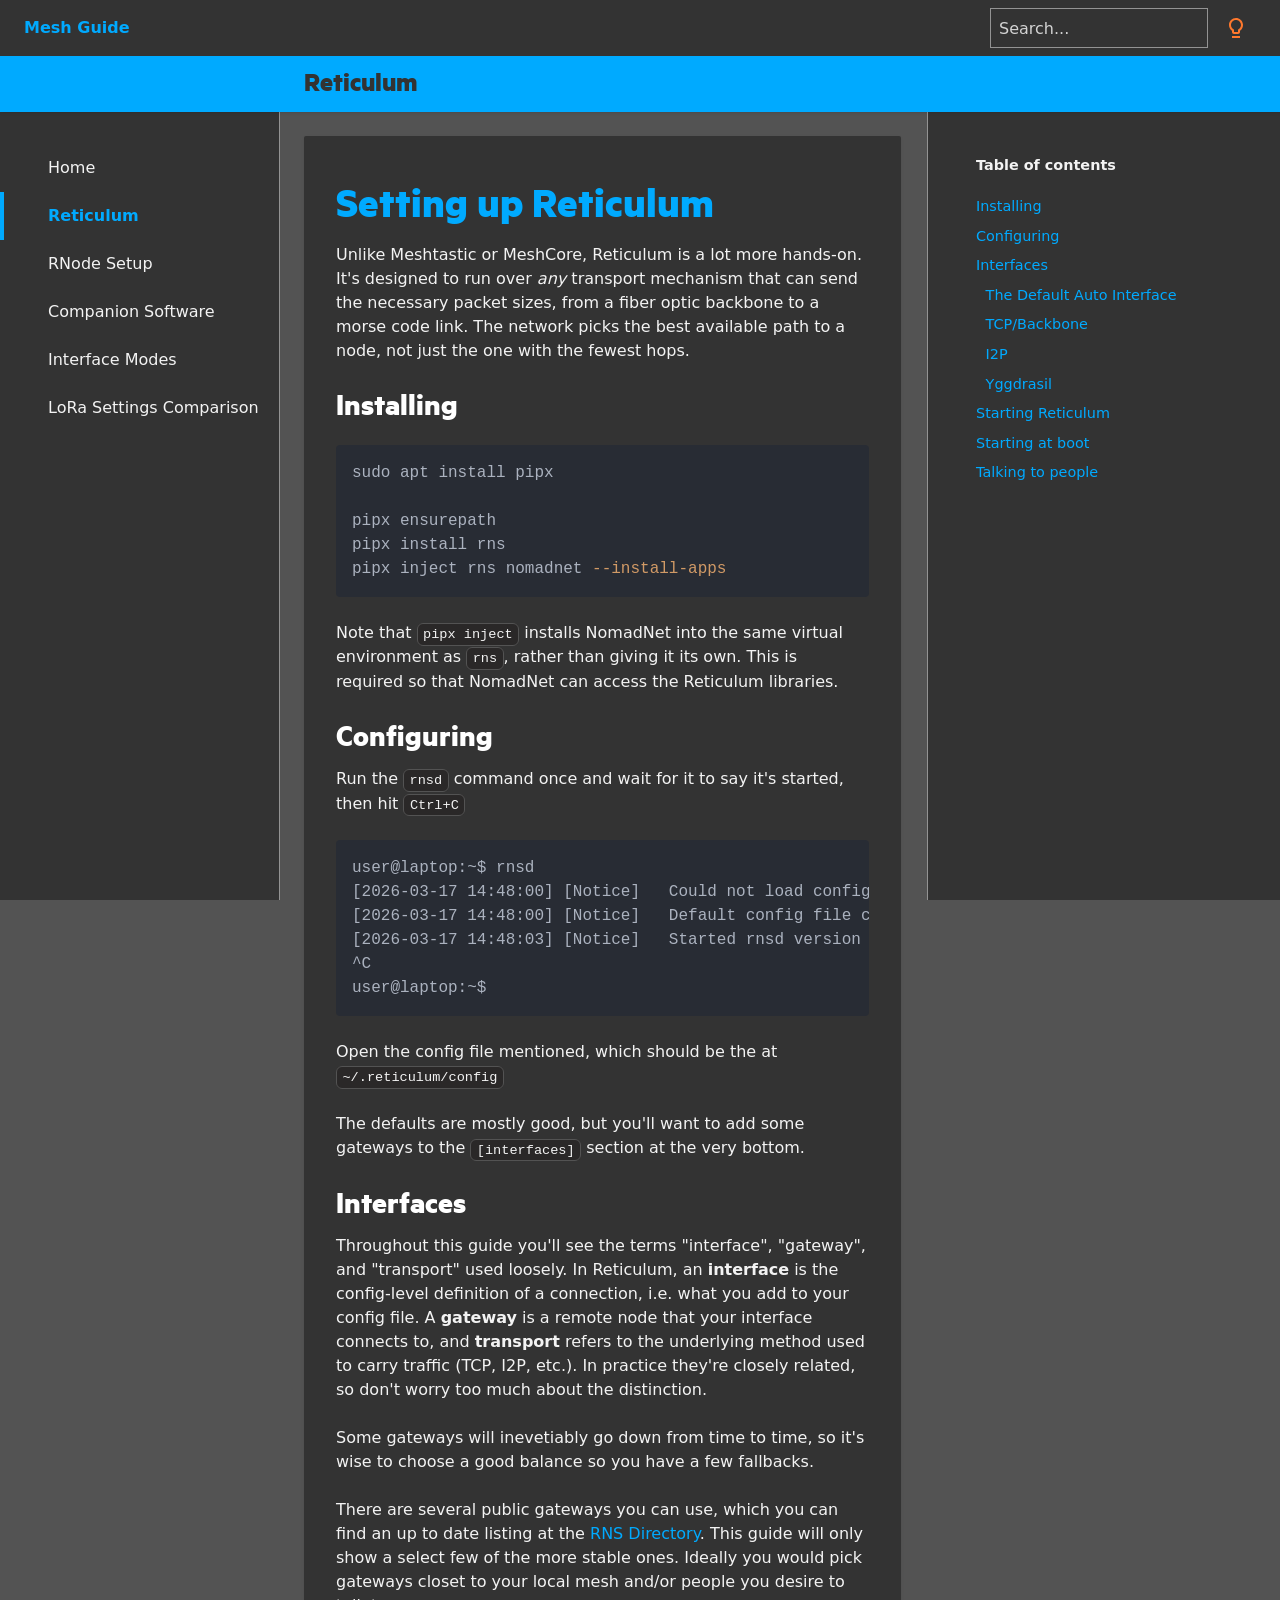
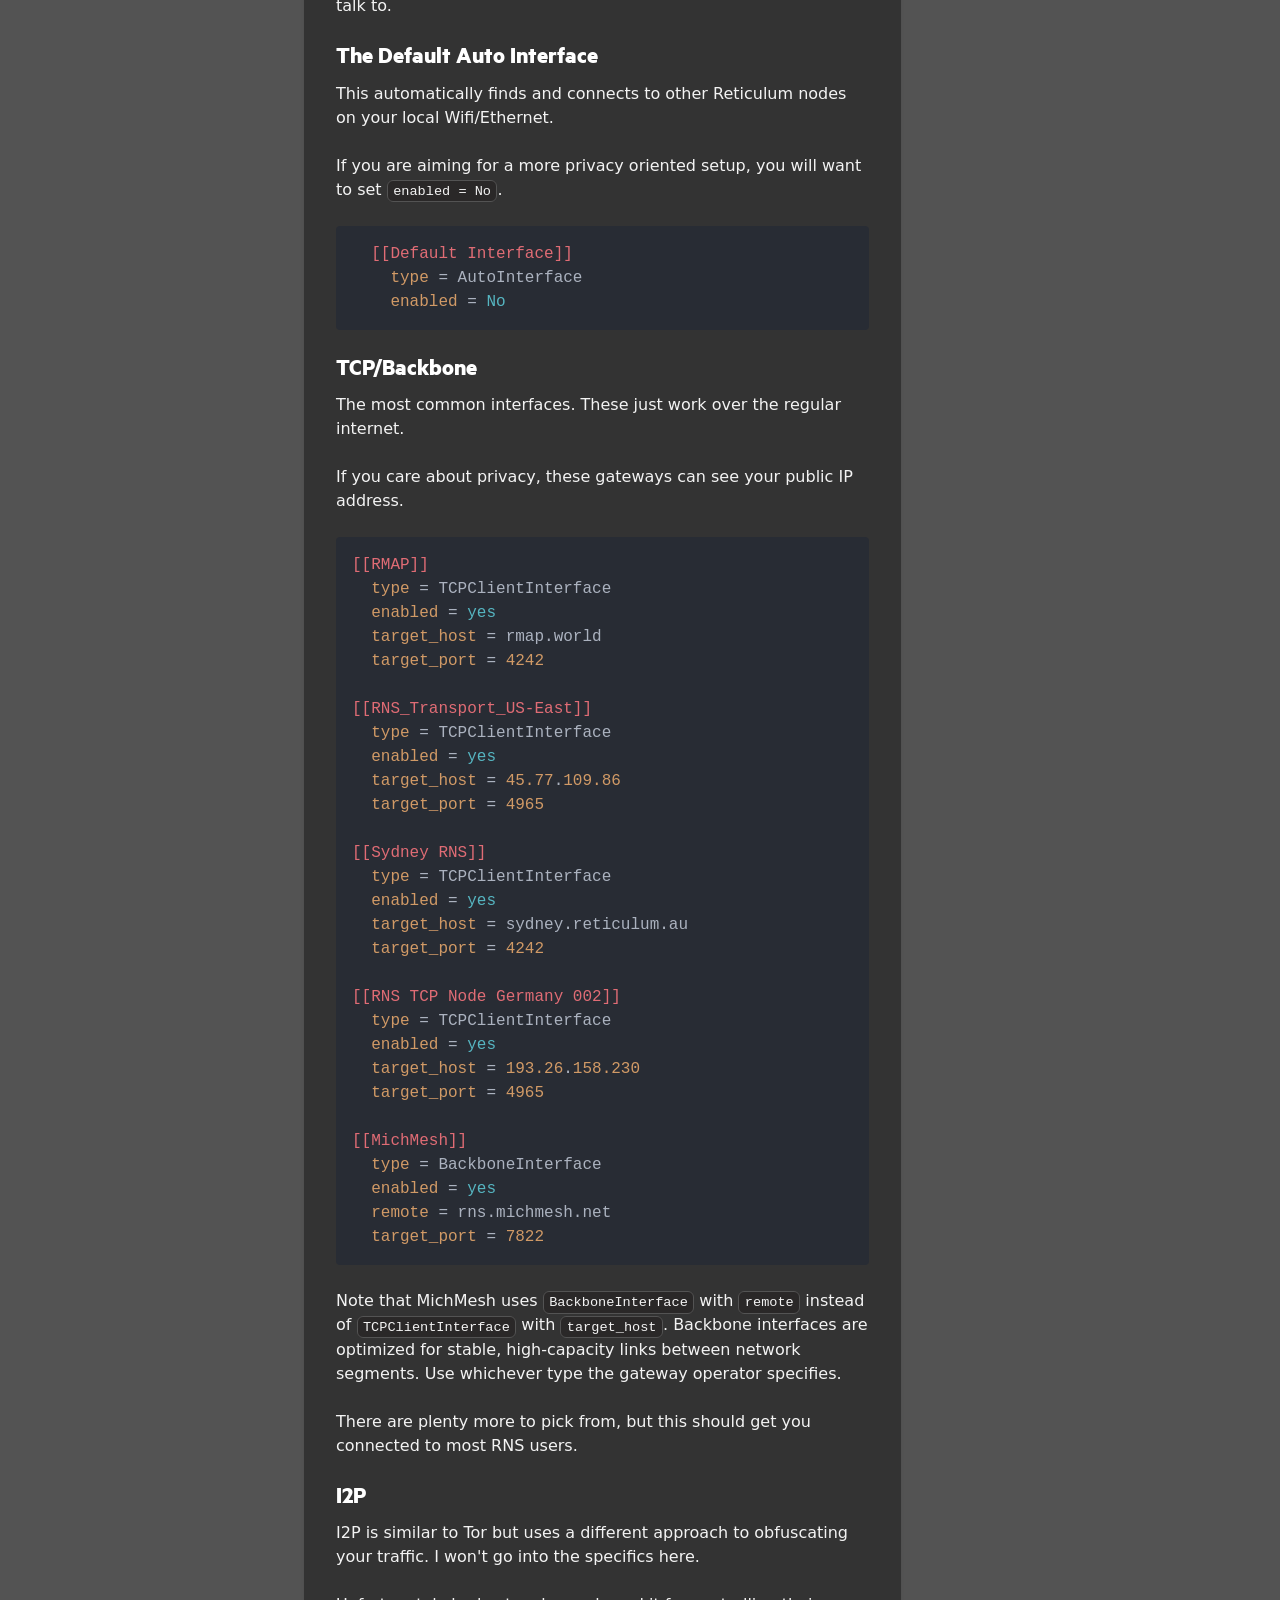
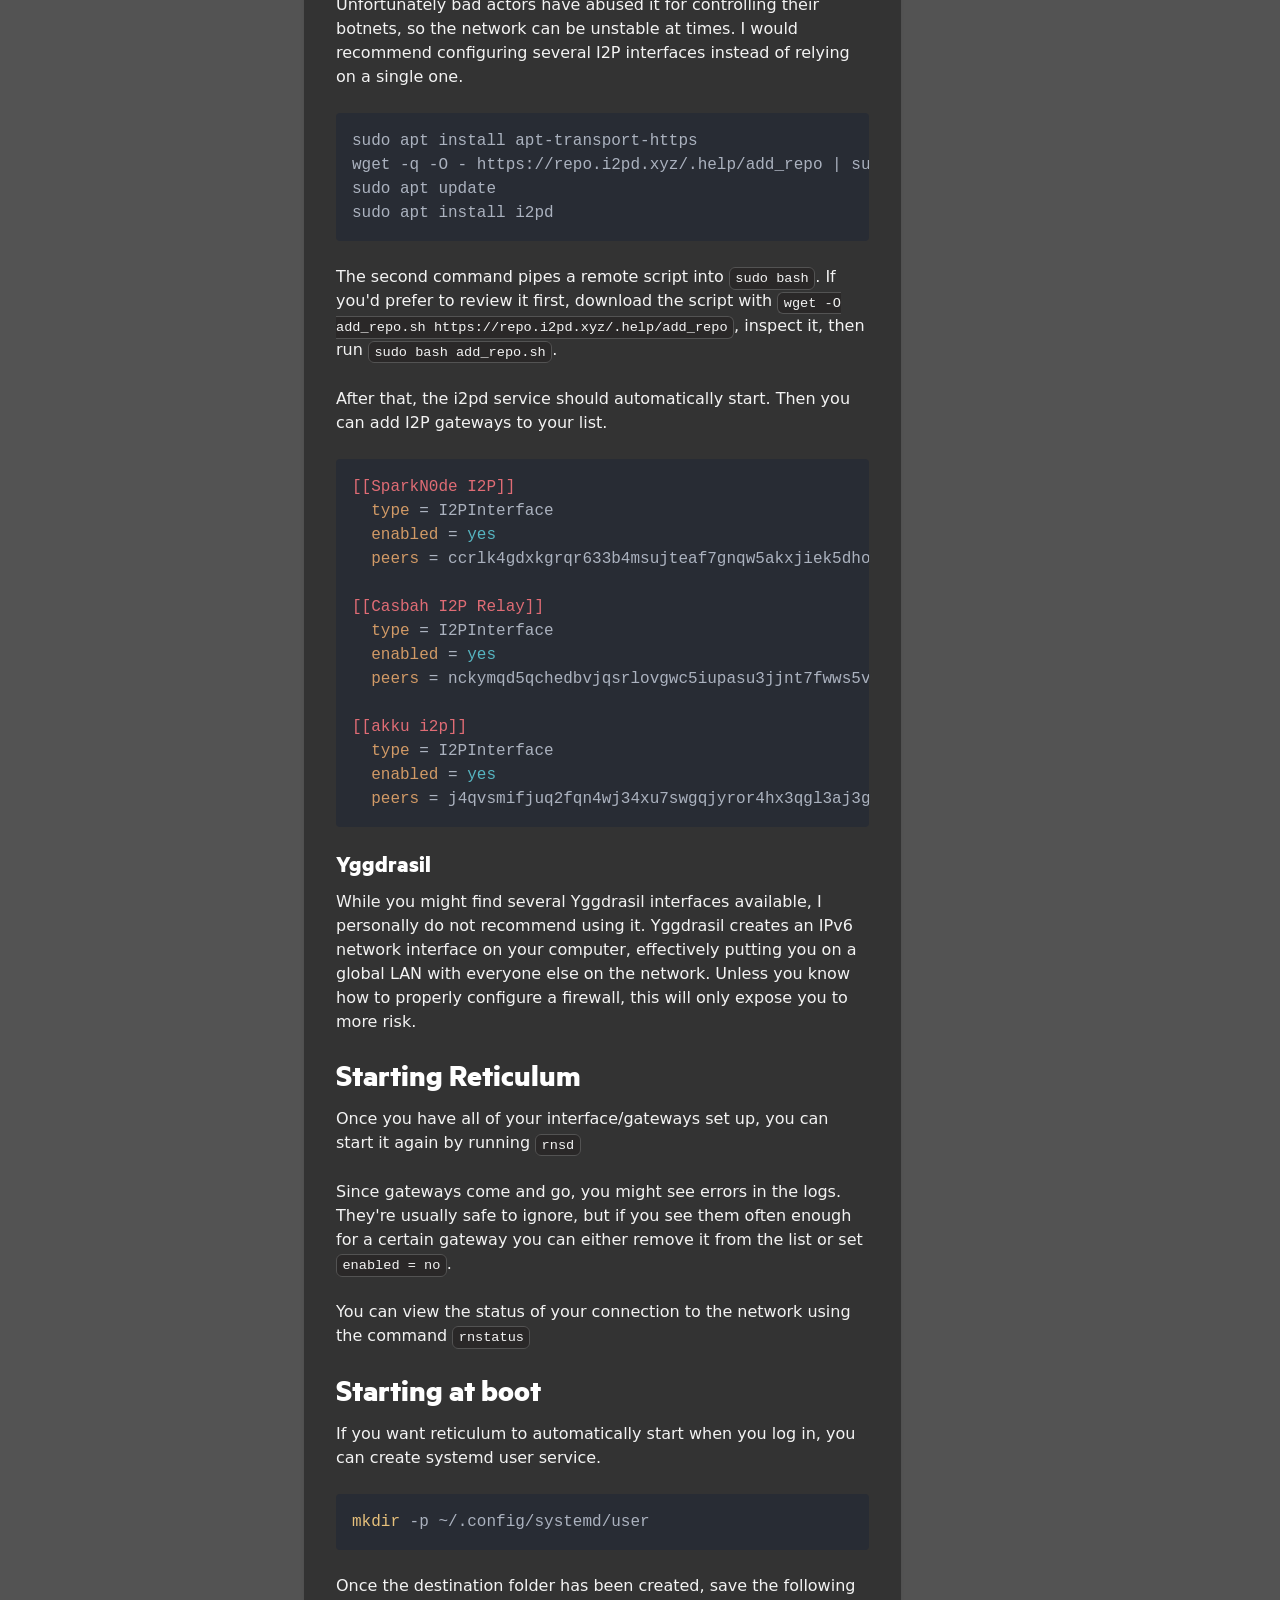
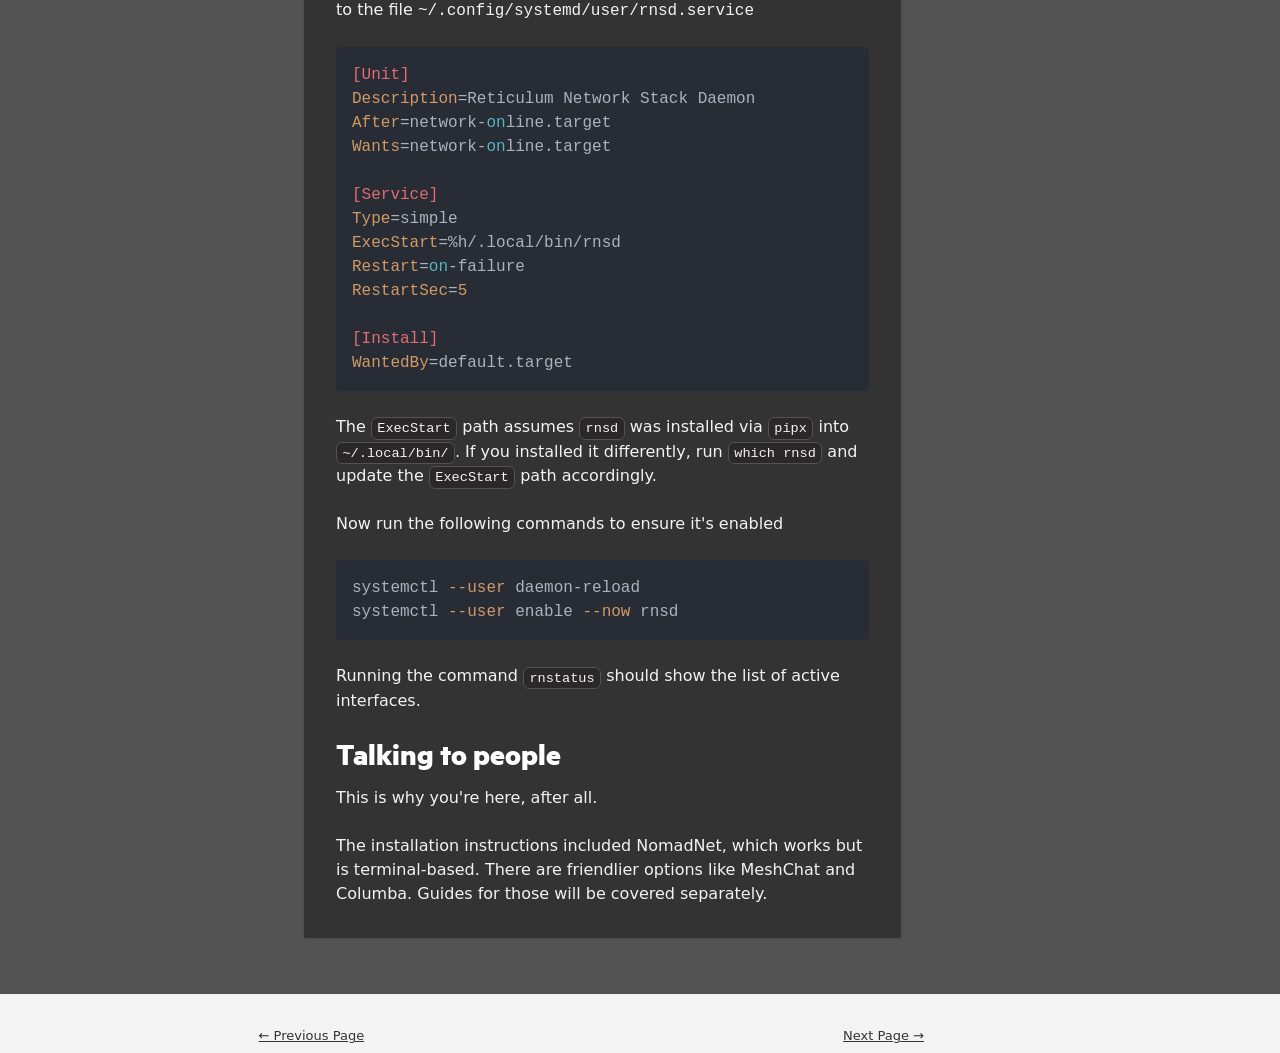
<file: reticulum/index.html>
<!DOCTYPE html>
<head>
  <meta charset="utf-8">
  <meta http-equiv="x-ua-compatible" content="ie=edge">
  <meta name="viewport" content="width=device-width, initial-scale=1, shrink-to-fit=no">

  <!--
    The page_title contains the title for a page as shown in the navigation.
    Site name contains the name as defined in the mkdocs.yml
  -->
  <title>Reticulum - Mesh Guide</title>

  <!-- Page description -->
  

  <!-- Redirect -->
  

  <!-- Page author -->
  
  <!--
    Just add a favicon.ico image to the docs.
  -->
  <link rel="shortcut icon" href="../img/favicon.ico">

  <link rel="stylesheet" href="../css/colors.css">
  <link rel="stylesheet" href="../css/bundle.css">
  <link rel="stylesheet" href="../css/theme.css">
  <link media="print" onload="this.media='all'" rel="stylesheet" href="../css/atom-dark-one.min.css">
  <!--
    extra_ess contains paths to CSS files in the users
    documentation directory or a list of CSS files defined in
    their mkdocs.yml.

    http://www.mkdocs.org/user-guide/configuration/#extra_css
  -->
  
    <link href="../css/custom.css" rel="stylesheet">
  

  
  

  <!--
    Include Google Analytics tracking code.

    http://www.mkdocs.org/user-guide/configuration/#google_analytics
  -->
  

</head>

<body>
<input id="dark-mode" type="checkbox" />
<!--
  The JS has to be loaded here for maximum performance, right after the #dark-mode
-->
<script src="../js/theme.js"></script>
<div class="app-body">
  <!-- KPN STYLE Beginning -->
  <div class="app-layout ">
    <!-- Top Bar -->
    <nav class="app-layout__top-bar top-bar">
      <a class="top-bar__logo">
        <img alt="KPN Logo" src="../img/logo-kpn.svg" />
      </a>
      <div class="top-bar__title">Mesh Guide</div>
      <ul class="top-bar__menu">
        <!--
          Create a search form that sends the user to the search.html file - this is
          the other file in the template which adds search to the theme. The only
          requirement here is that there is a text input with the name 'q' and the
          action and methods match below.
        -->
          <li class="top-bar__item">

            <span role="search" id="search-input-wrapper">
              <form action="../search.html" method="get">
                <input type="text" class="input" id="search-input" name="q" placeholder="Search..." />
              </form>
            </span >
          </li>
        <!--
          Versioning support
        -->
        
        <!--
          Support repo URL
        -->
        <li class="top-bar__item">
          
        </li>

        <li class="top-bar__item">
            <label class="top-bar__link" id="label-dark-mode" for="dark-mode" title="Dark mode">
              <svg alt="dark mode" width="24" height="24">
                <image xlink:href="../img/ui-bulb.svg" width="24" height="24"/>
            </svg>
            </label>
        </li>
        <li class="top-bar__item top-bar__item--trigger"></li>

        <!-- <li class="top-bar__item">

          <a class="top-bar__link top-bar__link--active">Home</a>
        </li>
        <li class="top-bar__item"><a class="top-bar__link">Information</a></li>
        <li class="top-bar__item">
          <a class="top-bar__link top-bar__link--collapsed">Getting Started</a>

        </li>
        <li class="top-bar__item top-bar__item--trigger">Menu</li> -->
      </ul>
    </nav>

    <!--
      Create the navigation for the documentation.

      Because we don't know how many levels deep the navigation is, it needs to
      be included in it's own file so it can be recursive. Otherwise the theme
      can also only support a specific number of levels.

      See the nav.html file for more details about how this works.
    -->
    <nav class="app-layout__side-bar side-bar">
      <div class="side-bar__action-bar">
        <a class="side-bar__link" href="/">Mesh Guide</a>
        <!--
          Versioning support
        -->
        
        <button class="side-bar__close"></button>
      </div>
      <ul class="side-bar__menu">
        
          <!--

-->

<li>
  <a href=".." class="side-bar__link ">
    Home
  </a>
</li>

        
          <!--

-->

<li>
  <a href="./" class="side-bar__link side-bar__link--active">
    Reticulum
  </a>
</li>

        
          <!--

-->

<li>
  <a href="../rnode/" class="side-bar__link ">
    RNode Setup
  </a>
</li>

        
          <!--

-->

<li>
  <a href="../companion-software/" class="side-bar__link ">
    Companion Software
  </a>
</li>

        
          <!--

-->

<li>
  <a href="../interface-modes/" class="side-bar__link ">
    Interface Modes
  </a>
</li>

        
          <!--

-->

<li>
  <a href="../lora-comparison/" class="side-bar__link ">
    LoRa Settings Comparison
  </a>
</li>

        
      </ul>
    </nav>

    <!-- MAIN BLOCK -->
    <main class="app-layout__main main">
      <div class="app-layout__title-bar title-bar">
        <div class="title-bar__title">Reticulum</div>
      </div>
      
      <div class="sidebar--secondary hidden-s hidden-xs">
        <h4>Table of contents</h4>
        <ul>
        
          
            
                <li><a class="a" href="#installing">Installing</a></li>
                
            
                <li><a class="a" href="#configuring">Configuring</a></li>
                
            
                <li><a class="a" href="#interfaces">Interfaces</a></li>
                
                    <li class="child-li"><a class="a child" href="#the-default-auto-interface">The Default Auto Interface</a></li>
                
                    <li class="child-li"><a class="a child" href="#tcpbackbone">TCP/Backbone</a></li>
                
                    <li class="child-li"><a class="a child" href="#i2p">I2P</a></li>
                
                    <li class="child-li"><a class="a child" href="#yggdrasil">Yggdrasil</a></li>
                
            
                <li><a class="a" href="#starting-reticulum">Starting Reticulum</a></li>
                
            
                <li><a class="a" href="#starting-at-boot">Starting at boot</a></li>
                
            
                <li><a class="a" href="#talking-to-people">Talking to people</a></li>
                
            
          
        
        </ul>
      </div>
      
      <div class="container content-block">
        <div class="kpn-style">
          <div class="card">
            <div class="card__body">

              
              <h1 id="setting-up-reticulum">Setting up Reticulum</h1>
<p>Unlike Meshtastic or MeshCore, Reticulum is a lot more hands-on. It's designed to run over
<em>any</em> transport mechanism that can send the necessary packet sizes, from a fiber optic backbone
to a morse code link. The network picks the best available path to a node, not just the one
with the fewest hops.</p>
<h2 id="installing">Installing</h2>
<div class="language-sh highlight"><pre><span></span><code>sudo<span class="w"> </span>apt<span class="w"> </span>install<span class="w"> </span>pipx

pipx<span class="w"> </span>ensurepath
pipx<span class="w"> </span>install<span class="w"> </span>rns
pipx<span class="w"> </span>inject<span class="w"> </span>rns<span class="w"> </span>nomadnet<span class="w"> </span>--install-apps
</code></pre></div>
<p>Note that <code>pipx inject</code> installs NomadNet into the same virtual environment as <code>rns</code>, rather
than giving it its own. This is required so that NomadNet can access the Reticulum libraries.</p>
<h2 id="configuring">Configuring</h2>
<p>Run the <code>rnsd</code> command once and wait for it to say it's started, then hit <code>Ctrl+C</code></p>
<div class="language-text highlight"><pre><span></span><code>user@laptop:~$ rnsd
[2026-03-17 14:48:00] [Notice]   Could not load config file, creating default configuration file...
[2026-03-17 14:48:00] [Notice]   Default config file created. Make any necessary changes in /home/user/.reticulum/config and restart Reticulum if needed.
[2026-03-17 14:48:03] [Notice]   Started rnsd version 1.1.4
^C
user@laptop:~$ 
</code></pre></div>
<p>Open the config file mentioned, which should be the at <code>~/.reticulum/config</code></p>
<p>The defaults are mostly good, but you'll want to add some gateways to the <code>[interfaces]</code>
section at the very bottom.</p>
<h2 id="interfaces">Interfaces</h2>
<p>Throughout this guide you'll see the terms "interface", "gateway", and "transport" used loosely.
In Reticulum, an <strong>interface</strong> is the config-level definition of a connection, i.e. what you
add to your config file. A <strong>gateway</strong> is a remote node that your interface connects to,
and <strong>transport</strong> refers to the underlying method used to carry traffic (TCP, I2P, etc.).
In practice they're closely related, so don't worry too much about the distinction.</p>
<p>Some gateways will inevetiably go down from time to time, so it's wise to choose a good balance
so you have a few fallbacks.</p>
<p>There are several public gateways you can use, which you can find an up to date listing at the
<a href="https://directory.rns.recipes/">RNS Directory</a>. This guide will only show a select few of the
more stable ones. Ideally you would pick gateways closet to your local mesh and/or people you
desire to talk to.</p>
<h3 id="the-default-auto-interface">The Default Auto Interface</h3>
<p>This automatically finds and connects to other Reticulum nodes on your local Wifi/Ethernet.</p>
<p>If you are aiming for a more privacy oriented setup, you will want to set <code>enabled = No</code>.</p>
<div class="language-ini highlight"><pre><span></span><code><span class="w">  </span><span class="k">[[Default Interface]]</span>
<span class="w">    </span><span class="na">type</span><span class="w"> </span><span class="o">=</span><span class="w"> </span><span class="s">AutoInterface</span>
<span class="w">    </span><span class="na">enabled</span><span class="w"> </span><span class="o">=</span><span class="w"> </span><span class="s">No</span>
</code></pre></div>
<h3 id="tcpbackbone">TCP/Backbone</h3>
<p>The most common interfaces. These just work over the regular internet.</p>
<p>If you care about privacy, these gateways can see your public IP address.</p>
<div class="language-ini highlight"><pre><span></span><code><span class="k">[[RMAP]]</span>
<span class="w">  </span><span class="na">type</span><span class="w"> </span><span class="o">=</span><span class="w"> </span><span class="s">TCPClientInterface</span>
<span class="w">  </span><span class="na">enabled</span><span class="w"> </span><span class="o">=</span><span class="w"> </span><span class="s">yes</span>
<span class="w">  </span><span class="na">target_host</span><span class="w"> </span><span class="o">=</span><span class="w"> </span><span class="s">rmap.world</span>
<span class="w">  </span><span class="na">target_port</span><span class="w"> </span><span class="o">=</span><span class="w"> </span><span class="s">4242</span>

<span class="k">[[RNS_Transport_US-East]]</span>
<span class="w">  </span><span class="na">type</span><span class="w"> </span><span class="o">=</span><span class="w"> </span><span class="s">TCPClientInterface</span>
<span class="w">  </span><span class="na">enabled</span><span class="w"> </span><span class="o">=</span><span class="w"> </span><span class="s">yes</span>
<span class="w">  </span><span class="na">target_host</span><span class="w"> </span><span class="o">=</span><span class="w"> </span><span class="s">45.77.109.86</span>
<span class="w">  </span><span class="na">target_port</span><span class="w"> </span><span class="o">=</span><span class="w"> </span><span class="s">4965</span>

<span class="k">[[Sydney RNS]]</span>
<span class="w">  </span><span class="na">type</span><span class="w"> </span><span class="o">=</span><span class="w"> </span><span class="s">TCPClientInterface</span>
<span class="w">  </span><span class="na">enabled</span><span class="w"> </span><span class="o">=</span><span class="w"> </span><span class="s">yes</span>
<span class="w">  </span><span class="na">target_host</span><span class="w"> </span><span class="o">=</span><span class="w"> </span><span class="s">sydney.reticulum.au</span>
<span class="w">  </span><span class="na">target_port</span><span class="w"> </span><span class="o">=</span><span class="w"> </span><span class="s">4242</span>

<span class="k">[[RNS TCP Node Germany 002]]</span>
<span class="w">  </span><span class="na">type</span><span class="w"> </span><span class="o">=</span><span class="w"> </span><span class="s">TCPClientInterface</span>
<span class="w">  </span><span class="na">enabled</span><span class="w"> </span><span class="o">=</span><span class="w"> </span><span class="s">yes</span>
<span class="w">  </span><span class="na">target_host</span><span class="w"> </span><span class="o">=</span><span class="w"> </span><span class="s">193.26.158.230</span>
<span class="w">  </span><span class="na">target_port</span><span class="w"> </span><span class="o">=</span><span class="w"> </span><span class="s">4965</span>

<span class="k">[[MichMesh]]</span>
<span class="w">  </span><span class="na">type</span><span class="w"> </span><span class="o">=</span><span class="w"> </span><span class="s">BackboneInterface</span>
<span class="w">  </span><span class="na">enabled</span><span class="w"> </span><span class="o">=</span><span class="w"> </span><span class="s">yes</span>
<span class="w">  </span><span class="na">remote</span><span class="w"> </span><span class="o">=</span><span class="w"> </span><span class="s">rns.michmesh.net</span>
<span class="w">  </span><span class="na">target_port</span><span class="w"> </span><span class="o">=</span><span class="w"> </span><span class="s">7822</span>
</code></pre></div>
<p>Note that MichMesh uses <code>BackboneInterface</code> with <code>remote</code> instead of <code>TCPClientInterface</code> with
<code>target_host</code>. Backbone interfaces are optimized for stable, high-capacity links between network
segments. Use whichever type the gateway operator specifies.</p>
<p>There are plenty more to pick from, but this should get you connected to most RNS users.</p>
<h3 id="i2p">I2P</h3>
<p>I2P is similar to Tor but uses a different approach to obfuscating your traffic. I won't go
into the specifics here.</p>
<p>Unfortunately bad actors have abused it for controlling their botnets, so the network can be unstable
at times. I would recommend configuring several I2P interfaces instead of relying on a single one.</p>
<div class="language-sh highlight"><pre><span></span><code>sudo<span class="w"> </span>apt<span class="w"> </span>install<span class="w"> </span>apt-transport-https
wget<span class="w"> </span>-q<span class="w"> </span>-O<span class="w"> </span>-<span class="w"> </span>https://repo.i2pd.xyz/.help/add_repo<span class="w"> </span><span class="p">|</span><span class="w"> </span>sudo<span class="w"> </span>bash<span class="w"> </span>-s<span class="w"> </span>-
sudo<span class="w"> </span>apt<span class="w"> </span>update
sudo<span class="w"> </span>apt<span class="w"> </span>install<span class="w"> </span>i2pd
</code></pre></div>
<p>The second command pipes a remote script into <code>sudo bash</code>. If you'd prefer to review it first,
download the script with <code>wget -O add_repo.sh https://repo.i2pd.xyz/.help/add_repo</code>, inspect it,
then run <code>sudo bash add_repo.sh</code>.</p>
<p>After that, the i2pd service should automatically start. Then you can add I2P gateways to your list.</p>
<div class="language-ini highlight"><pre><span></span><code><span class="k">[[SparkN0de I2P]]</span>
<span class="w">  </span><span class="na">type</span><span class="w"> </span><span class="o">=</span><span class="w"> </span><span class="s">I2PInterface</span>
<span class="w">  </span><span class="na">enabled</span><span class="w"> </span><span class="o">=</span><span class="w"> </span><span class="s">yes</span>
<span class="w">  </span><span class="na">peers</span><span class="w"> </span><span class="o">=</span><span class="w"> </span><span class="s">ccrlk4gdxkgrqr633b4msujteaf7gnqw5akxjiek5dhoosfmrdka.b32.i2p</span>

<span class="k">[[Casbah I2P Relay]]</span>
<span class="w">  </span><span class="na">type</span><span class="w"> </span><span class="o">=</span><span class="w"> </span><span class="s">I2PInterface</span>
<span class="w">  </span><span class="na">enabled</span><span class="w"> </span><span class="o">=</span><span class="w"> </span><span class="s">yes</span>
<span class="w">  </span><span class="na">peers</span><span class="w"> </span><span class="o">=</span><span class="w"> </span><span class="s">nckymqd5qchedbvjqsrlovgwc5iupasu3jjnt7fwws5vd4l552yq.b32.i2p</span>

<span class="k">[[akku i2p]]</span>
<span class="w">  </span><span class="na">type</span><span class="w"> </span><span class="o">=</span><span class="w"> </span><span class="s">I2PInterface</span>
<span class="w">  </span><span class="na">enabled</span><span class="w"> </span><span class="o">=</span><span class="w"> </span><span class="s">yes</span>
<span class="w">  </span><span class="na">peers</span><span class="w"> </span><span class="o">=</span><span class="w"> </span><span class="s">j4qvsmifjuq2fqn4wj34xu7swgqjyror4hx3qgl3aj3ggxmg6hrq.b32.i2p</span>
</code></pre></div>
<h3 id="yggdrasil">Yggdrasil</h3>
<p>While you might find several Yggdrasil interfaces available, I personally do not recommend using it.
Yggdrasil creates an IPv6 network interface on your computer, effectively putting you on a global
LAN with everyone else on the network. Unless you know how to properly configure a firewall, this
will only expose you to more risk.</p>
<h2 id="starting-reticulum">Starting Reticulum</h2>
<p>Once you have all of your interface/gateways set up, you can start it again by running <code>rnsd</code></p>
<p>Since gateways come and go, you might see errors in the logs. They're usually safe to ignore, but
if you see them often enough for a certain gateway you can either remove it from the list or set
<code>enabled = no</code>.</p>
<p>You can view the status of your connection to the network using the command <code>rnstatus</code></p>
<h2 id="starting-at-boot">Starting at boot</h2>
<p>If you want reticulum to automatically start when you log in, you can create systemd user service.</p>
<p><div class="language-sh highlight"><pre><span></span><code>mkdir<span class="w"> </span>-p<span class="w"> </span>~/.config/systemd/user
</code></pre></div>
Once the destination folder has been created, save the following to the file
<code>~/.config/systemd/user/rnsd.service</code></p>
<div class="language-ini highlight"><pre><span></span><code><span class="k">[Unit]</span>
<span class="na">Description</span><span class="o">=</span><span class="s">Reticulum Network Stack Daemon</span>
<span class="na">After</span><span class="o">=</span><span class="s">network-online.target</span>
<span class="na">Wants</span><span class="o">=</span><span class="s">network-online.target</span>

<span class="k">[Service]</span>
<span class="na">Type</span><span class="o">=</span><span class="s">simple</span>
<span class="na">ExecStart</span><span class="o">=</span><span class="s">%h/.local/bin/rnsd</span>
<span class="na">Restart</span><span class="o">=</span><span class="s">on-failure</span>
<span class="na">RestartSec</span><span class="o">=</span><span class="s">5</span>

<span class="k">[Install]</span>
<span class="na">WantedBy</span><span class="o">=</span><span class="s">default.target</span>
</code></pre></div>
<p>The <code>ExecStart</code> path assumes <code>rnsd</code> was installed via <code>pipx</code> into <code>~/.local/bin/</code>. If you
installed it differently, run <code>which rnsd</code> and update the <code>ExecStart</code> path accordingly.</p>
<p>Now run the following commands to ensure it's enabled</p>
<div class="language-sh highlight"><pre><span></span><code>systemctl<span class="w"> </span>--user<span class="w"> </span>daemon-reload
systemctl<span class="w"> </span>--user<span class="w"> </span><span class="nb">enable</span><span class="w"> </span>--now<span class="w"> </span>rnsd
</code></pre></div>
<p>Running the command <code>rnstatus</code> should show the list of active interfaces.</p>
<h2 id="talking-to-people">Talking to people</h2>
<p>This is why you're here, after all.</p>
<p>The installation instructions included NomadNet, which works but is terminal-based. There are
friendlier options like MeshChat and Columba. Guides for those will be covered separately.</p>
              
            </div>
          </div>
        </div>
      </div>
    </main>

    <!-- FOOTER -->
    <footer class="footer">
      <div class="footer__body">
        
        <div class="row">
          <div class="col col--s-4 col--m-3 col--l-2">
          </div>
          <div class="col col--s-4 col--m space-between">
            
              <a class="footer__link padding-top-0 navigation-prev"
                href=".."
                title="Home">
                &#8592; Previous Page
              </a>
            
            
            
              <a class="footer__link padding-top-0 navigation-next"
                href="../rnode/"
                title="RNode Setup"/>
                Next Page &#8594;
              </a>
            
          </div>
          <div class="col col--s-4 col--m-3 ">
          </div>
        </div>
        
      </div>
    </footer>
  </div>


  <!--
  MkDocs version      : 1.6.1
  Docs Build Date UTC : 2026-03-30 17:35:39.696880+00:00
  -->

  <!--
    To include static assets from our theme, just add
    .. beforehand which will be the relative path to
    the root of the documentation.
  -->
  <script src="../js/highlight.min.js"></script>
  <script src="../js/languages/groovy.min.js"></script>
  <script src="../js/languages/asciidoc.min.js"></script>
  <script src="../js/languages/nix.min.js"></script>

  <script>
    hljs.highlightAll();
  </script>
  <script async src="../js/detail.js"></script>
  <!--
    extra_javascript contains paths to JavaScript files in the
    users documentation directory or a list of JavaScript files
    defined in their mkdocs.yml.

    http://www.mkdocs.org/user-guide/configuration/#extra_javascript
  -->
  
    <script src="../js/hljs-no-guess.js"></script>
  
    <script src="../search/main.js"></script>
  


  <script>
  function getMermaidTheme() {
    if (document.getElementById("dark-mode").checked) {
      return 'dark'
    }
    return 'forest'
  }

  function initMermaid() {
    mermaid.initialize({
      theme: getMermaidTheme(),
      logLevel: 1,
    });
  }
  var mermaidClass = document.getElementsByClassName('mermaid');
  if (mermaidClass.length > 0) {

    var mermaidScript = document.createElement('script');
    mermaidScript.setAttribute("src", "../js/mermaid.min.js");
    mermaidScript.setAttribute("async", "false");
    mermaidScript.setAttribute("type", "text/javascript");
    mermaidScript.onload = initMermaid;
    document.body.appendChild(mermaidScript)

  }
  </script>

</div>
</body>
</html>
</file>
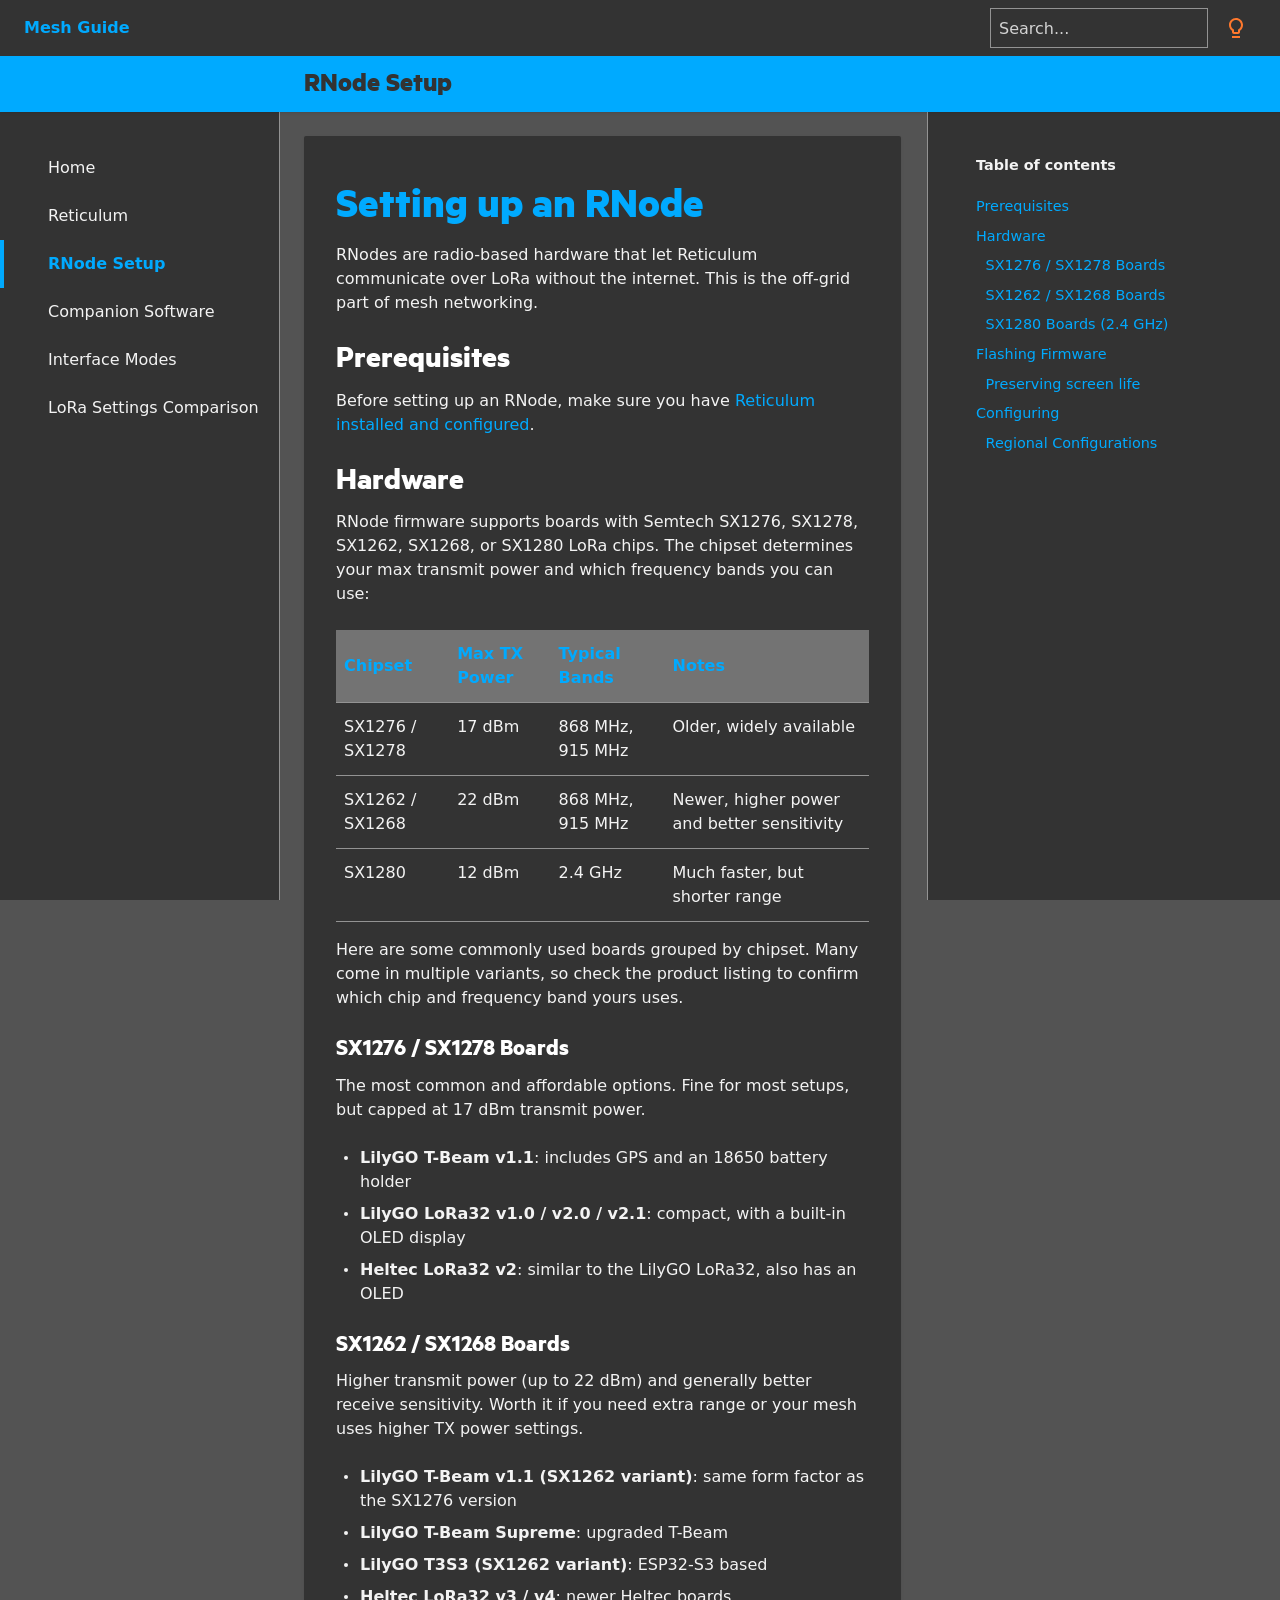
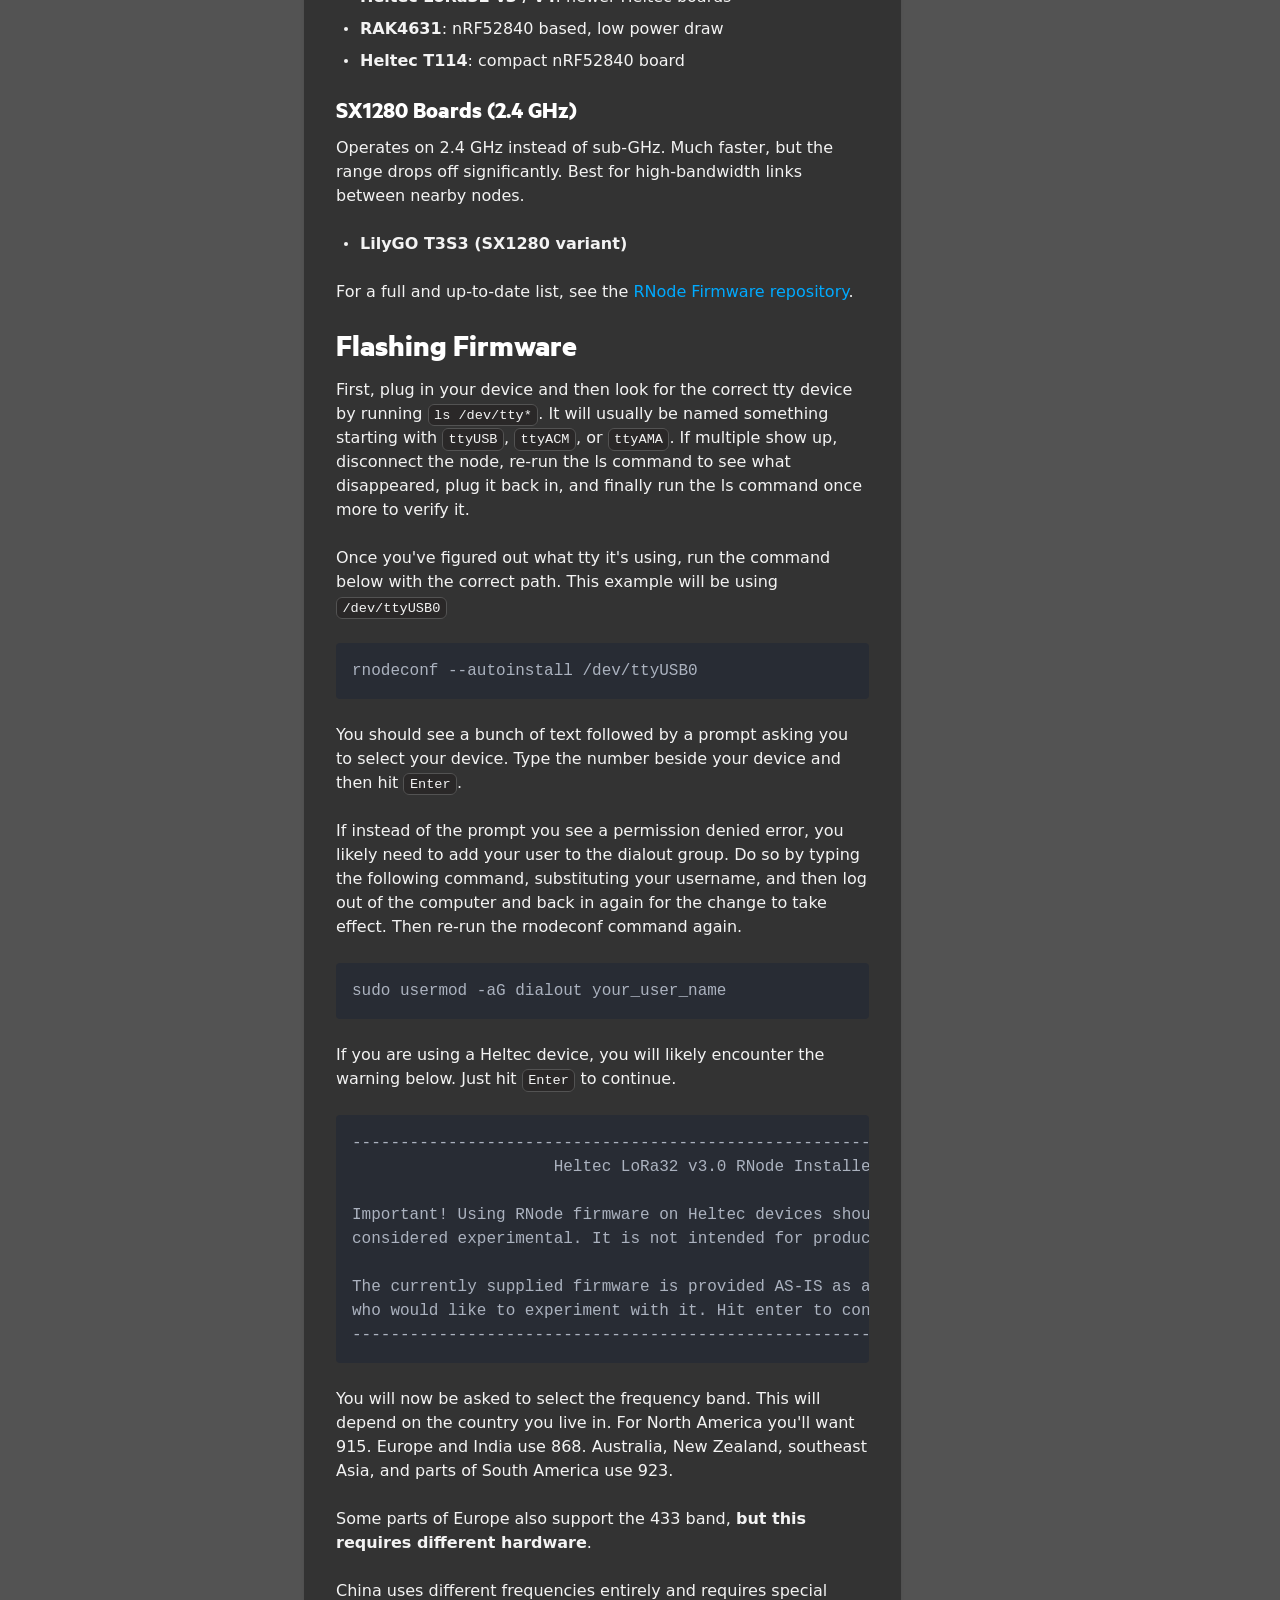
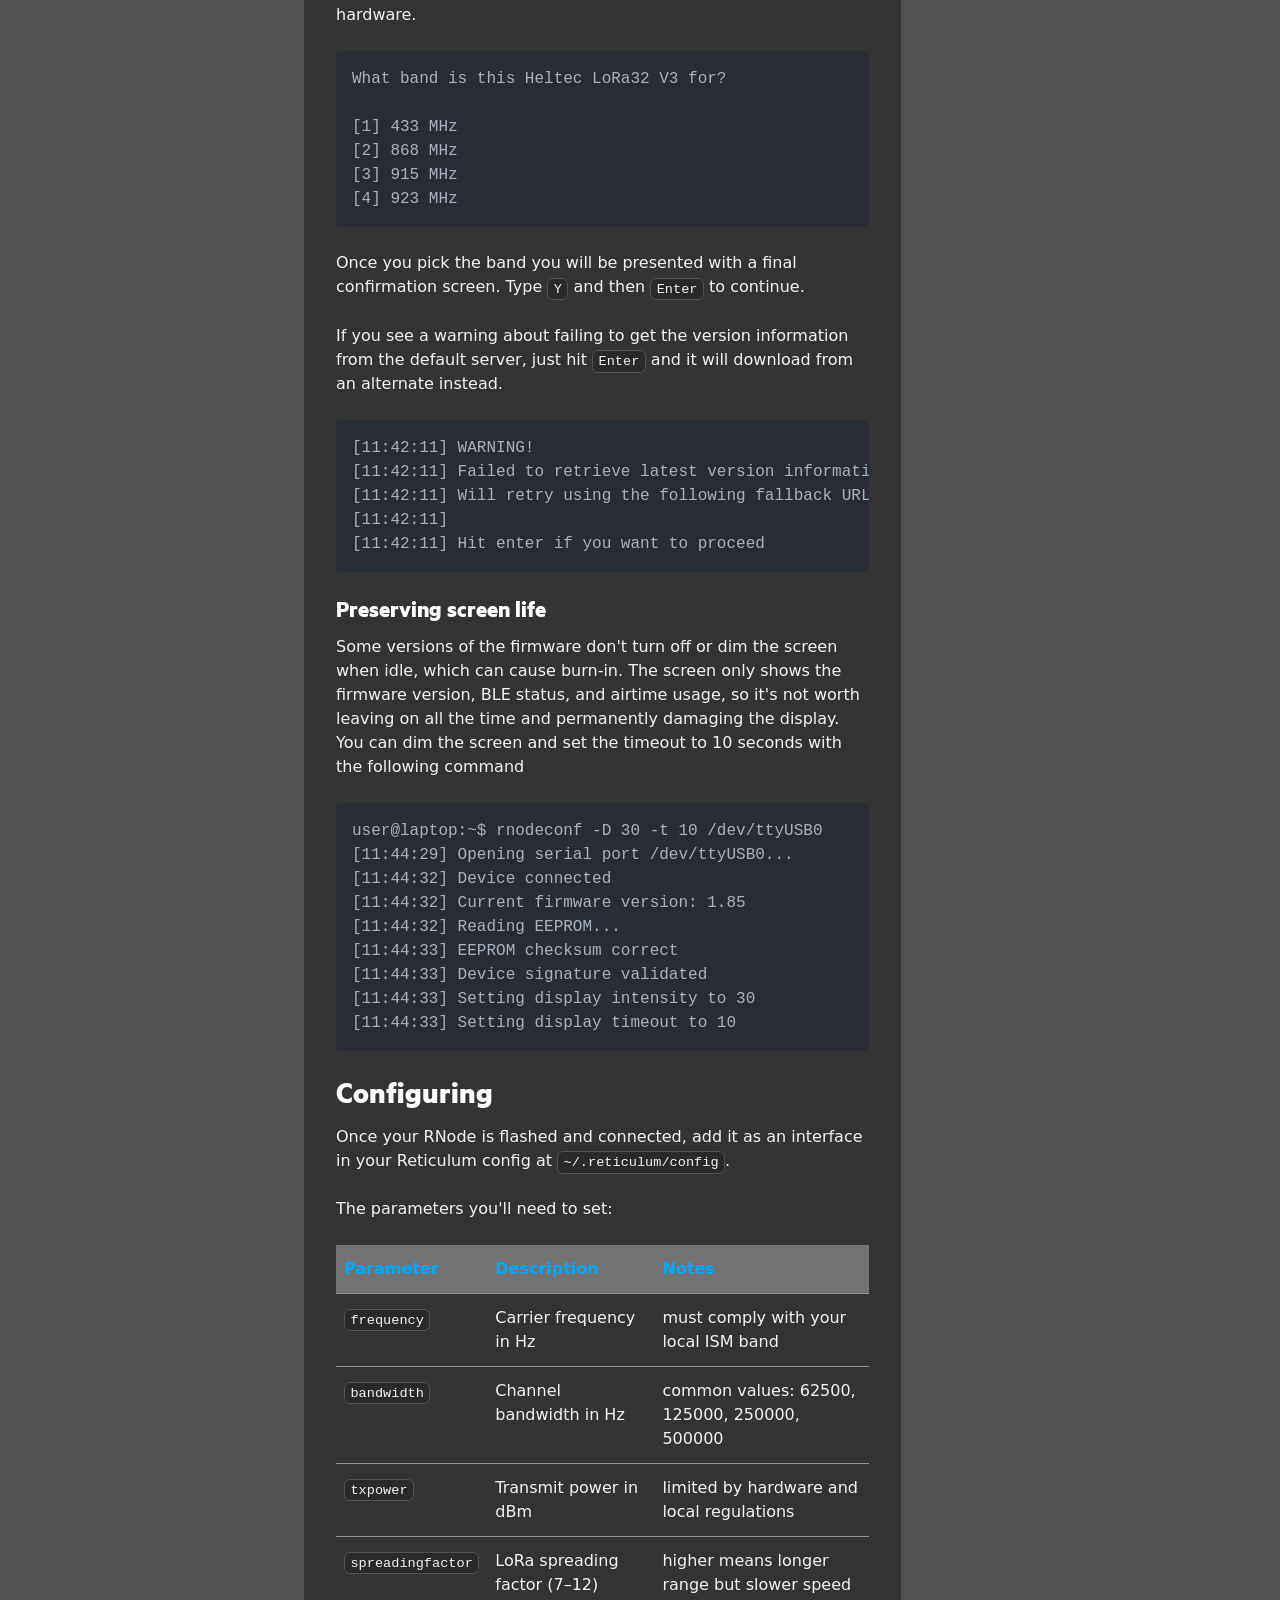
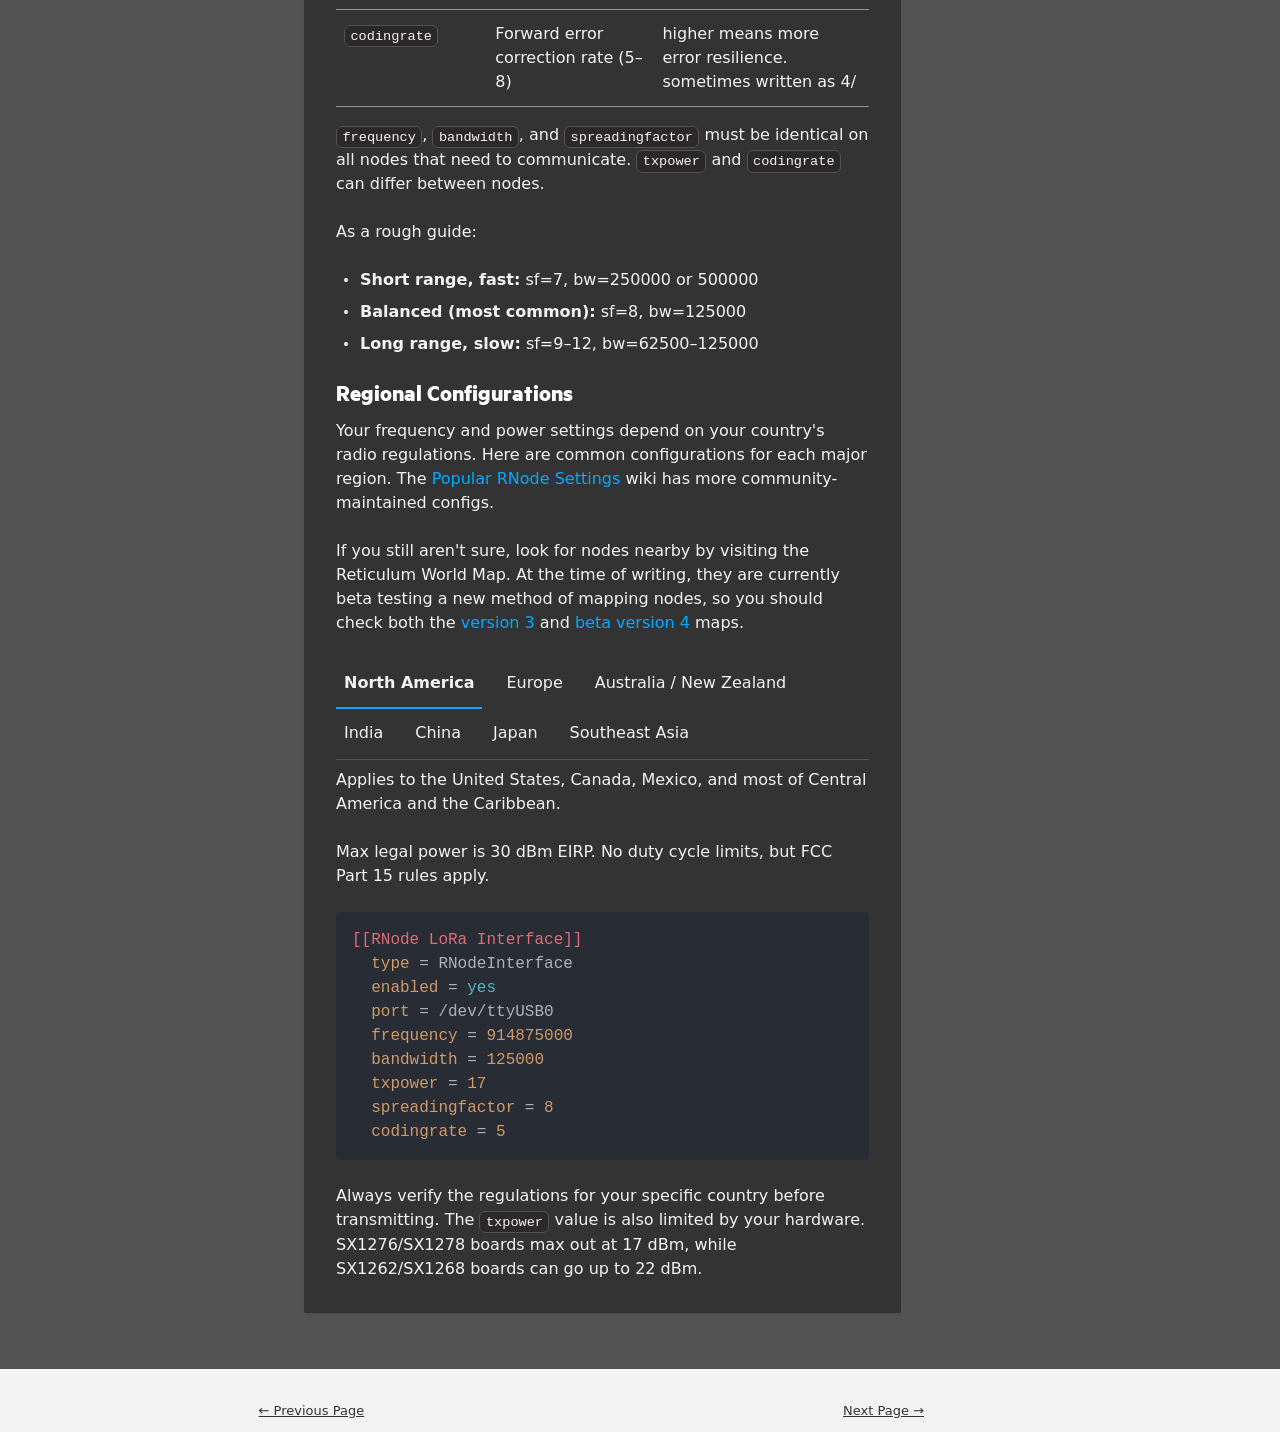
<file: rnode/index.html>
<!DOCTYPE html>
<head>
  <meta charset="utf-8">
  <meta http-equiv="x-ua-compatible" content="ie=edge">
  <meta name="viewport" content="width=device-width, initial-scale=1, shrink-to-fit=no">

  <!--
    The page_title contains the title for a page as shown in the navigation.
    Site name contains the name as defined in the mkdocs.yml
  -->
  <title>RNode Setup - Mesh Guide</title>

  <!-- Page description -->
  

  <!-- Redirect -->
  

  <!-- Page author -->
  
  <!--
    Just add a favicon.ico image to the docs.
  -->
  <link rel="shortcut icon" href="../img/favicon.ico">

  <link rel="stylesheet" href="../css/colors.css">
  <link rel="stylesheet" href="../css/bundle.css">
  <link rel="stylesheet" href="../css/theme.css">
  <link media="print" onload="this.media='all'" rel="stylesheet" href="../css/atom-dark-one.min.css">
  <!--
    extra_ess contains paths to CSS files in the users
    documentation directory or a list of CSS files defined in
    their mkdocs.yml.

    http://www.mkdocs.org/user-guide/configuration/#extra_css
  -->
  
    <link href="../css/custom.css" rel="stylesheet">
  

  
  

  <!--
    Include Google Analytics tracking code.

    http://www.mkdocs.org/user-guide/configuration/#google_analytics
  -->
  

</head>

<body>
<input id="dark-mode" type="checkbox" />
<!--
  The JS has to be loaded here for maximum performance, right after the #dark-mode
-->
<script src="../js/theme.js"></script>
<div class="app-body">
  <!-- KPN STYLE Beginning -->
  <div class="app-layout ">
    <!-- Top Bar -->
    <nav class="app-layout__top-bar top-bar">
      <a class="top-bar__logo">
        <img alt="KPN Logo" src="../img/logo-kpn.svg" />
      </a>
      <div class="top-bar__title">Mesh Guide</div>
      <ul class="top-bar__menu">
        <!--
          Create a search form that sends the user to the search.html file - this is
          the other file in the template which adds search to the theme. The only
          requirement here is that there is a text input with the name 'q' and the
          action and methods match below.
        -->
          <li class="top-bar__item">

            <span role="search" id="search-input-wrapper">
              <form action="../search.html" method="get">
                <input type="text" class="input" id="search-input" name="q" placeholder="Search..." />
              </form>
            </span >
          </li>
        <!--
          Versioning support
        -->
        
        <!--
          Support repo URL
        -->
        <li class="top-bar__item">
          
        </li>

        <li class="top-bar__item">
            <label class="top-bar__link" id="label-dark-mode" for="dark-mode" title="Dark mode">
              <svg alt="dark mode" width="24" height="24">
                <image xlink:href="../img/ui-bulb.svg" width="24" height="24"/>
            </svg>
            </label>
        </li>
        <li class="top-bar__item top-bar__item--trigger"></li>

        <!-- <li class="top-bar__item">

          <a class="top-bar__link top-bar__link--active">Home</a>
        </li>
        <li class="top-bar__item"><a class="top-bar__link">Information</a></li>
        <li class="top-bar__item">
          <a class="top-bar__link top-bar__link--collapsed">Getting Started</a>

        </li>
        <li class="top-bar__item top-bar__item--trigger">Menu</li> -->
      </ul>
    </nav>

    <!--
      Create the navigation for the documentation.

      Because we don't know how many levels deep the navigation is, it needs to
      be included in it's own file so it can be recursive. Otherwise the theme
      can also only support a specific number of levels.

      See the nav.html file for more details about how this works.
    -->
    <nav class="app-layout__side-bar side-bar">
      <div class="side-bar__action-bar">
        <a class="side-bar__link" href="/">Mesh Guide</a>
        <!--
          Versioning support
        -->
        
        <button class="side-bar__close"></button>
      </div>
      <ul class="side-bar__menu">
        
          <!--

-->

<li>
  <a href=".." class="side-bar__link ">
    Home
  </a>
</li>

        
          <!--

-->

<li>
  <a href="../reticulum/" class="side-bar__link ">
    Reticulum
  </a>
</li>

        
          <!--

-->

<li>
  <a href="./" class="side-bar__link side-bar__link--active">
    RNode Setup
  </a>
</li>

        
          <!--

-->

<li>
  <a href="../companion-software/" class="side-bar__link ">
    Companion Software
  </a>
</li>

        
          <!--

-->

<li>
  <a href="../interface-modes/" class="side-bar__link ">
    Interface Modes
  </a>
</li>

        
          <!--

-->

<li>
  <a href="../lora-comparison/" class="side-bar__link ">
    LoRa Settings Comparison
  </a>
</li>

        
      </ul>
    </nav>

    <!-- MAIN BLOCK -->
    <main class="app-layout__main main">
      <div class="app-layout__title-bar title-bar">
        <div class="title-bar__title">RNode Setup</div>
      </div>
      
      <div class="sidebar--secondary hidden-s hidden-xs">
        <h4>Table of contents</h4>
        <ul>
        
          
            
                <li><a class="a" href="#prerequisites">Prerequisites</a></li>
                
            
                <li><a class="a" href="#hardware">Hardware</a></li>
                
                    <li class="child-li"><a class="a child" href="#sx1276-sx1278-boards">SX1276 / SX1278 Boards</a></li>
                
                    <li class="child-li"><a class="a child" href="#sx1262-sx1268-boards">SX1262 / SX1268 Boards</a></li>
                
                    <li class="child-li"><a class="a child" href="#sx1280-boards-24-ghz">SX1280 Boards (2.4 GHz)</a></li>
                
            
                <li><a class="a" href="#flashing-firmware">Flashing Firmware</a></li>
                
                    <li class="child-li"><a class="a child" href="#preserving-screen-life">Preserving screen life</a></li>
                
            
                <li><a class="a" href="#configuring">Configuring</a></li>
                
                    <li class="child-li"><a class="a child" href="#regional-configurations">Regional Configurations</a></li>
                
            
          
        
        </ul>
      </div>
      
      <div class="container content-block">
        <div class="kpn-style">
          <div class="card">
            <div class="card__body">

              
              <h1 id="setting-up-an-rnode">Setting up an RNode</h1>
<p>RNodes are radio-based hardware that let Reticulum communicate over LoRa without the internet.
This is the off-grid part of mesh networking.</p>
<h2 id="prerequisites">Prerequisites</h2>
<p>Before setting up an RNode, make sure you have <a href="../reticulum/">Reticulum installed and configured</a>.</p>
<h2 id="hardware">Hardware</h2>
<p>RNode firmware supports boards with Semtech SX1276, SX1278, SX1262, SX1268, or SX1280 LoRa
chips. The chipset determines your max transmit power and which frequency bands you can use:</p>
<table>
<thead>
<tr>
<th>Chipset</th>
<th>Max TX Power</th>
<th>Typical Bands</th>
<th>Notes</th>
</tr>
</thead>
<tbody>
<tr>
<td>SX1276 / SX1278</td>
<td>17 dBm</td>
<td>868 MHz, 915 MHz</td>
<td>Older, widely available</td>
</tr>
<tr>
<td>SX1262 / SX1268</td>
<td>22 dBm</td>
<td>868 MHz, 915 MHz</td>
<td>Newer, higher power and better sensitivity</td>
</tr>
<tr>
<td>SX1280</td>
<td>12 dBm</td>
<td>2.4 GHz</td>
<td>Much faster, but shorter range</td>
</tr>
</tbody>
</table>
<p>Here are some commonly used boards grouped by chipset. Many come in multiple variants, so
check the product listing to confirm which chip and frequency band yours uses.</p>
<h3 id="sx1276-sx1278-boards">SX1276 / SX1278 Boards</h3>
<p>The most common and affordable options. Fine for most setups, but capped at 17 dBm transmit
power.</p>
<ul>
<li><strong>LilyGO T-Beam v1.1</strong>: includes GPS and an 18650 battery holder</li>
<li><strong>LilyGO LoRa32 v1.0 / v2.0 / v2.1</strong>: compact, with a built-in OLED display</li>
<li><strong>Heltec LoRa32 v2</strong>: similar to the LilyGO LoRa32, also has an OLED</li>
</ul>
<h3 id="sx1262-sx1268-boards">SX1262 / SX1268 Boards</h3>
<p>Higher transmit power (up to 22 dBm) and generally better receive sensitivity. Worth it if
you need extra range or your mesh uses higher TX power settings.</p>
<ul>
<li><strong>LilyGO T-Beam v1.1 (SX1262 variant)</strong>: same form factor as the SX1276 version</li>
<li><strong>LilyGO T-Beam Supreme</strong>: upgraded T-Beam</li>
<li><strong>LilyGO T3S3 (SX1262 variant)</strong>: ESP32-S3 based</li>
<li><strong>Heltec LoRa32 v3 / v4</strong>: newer Heltec boards</li>
<li><strong>RAK4631</strong>: nRF52840 based, low power draw</li>
<li><strong>Heltec T114</strong>: compact nRF52840 board</li>
</ul>
<h3 id="sx1280-boards-24-ghz">SX1280 Boards (2.4 GHz)</h3>
<p>Operates on 2.4 GHz instead of sub-GHz. Much faster, but the range drops off
significantly. Best for high-bandwidth links between nearby nodes.</p>
<ul>
<li><strong>LilyGO T3S3 (SX1280 variant)</strong></li>
</ul>
<p>For a full and up-to-date list, see the
<a href="https://github.com/markqvist/RNode_Firmware">RNode Firmware repository</a>.</p>
<h2 id="flashing-firmware">Flashing Firmware</h2>
<p>First, plug in your device and then look for the correct tty device by running <code>ls /dev/tty*</code>.
It will usually be named something starting with <code>ttyUSB</code>, <code>ttyACM</code>, or <code>ttyAMA</code>. If multiple show up,
disconnect the node, re-run the ls command to see what disappeared, plug it back in, and finally run the
ls command once more to verify it.</p>
<p>Once you've figured out what tty it's using, run the command below with the correct path. This example
will be using <code>/dev/ttyUSB0</code></p>
<div class="language-sh highlight"><pre><span></span><code>rnodeconf<span class="w"> </span>--autoinstall<span class="w"> </span>/dev/ttyUSB0
</code></pre></div>
<p>You should see a bunch of text followed by a prompt asking you to select your device. Type the number
beside your device and then hit <code>Enter</code>.</p>
<p>If instead of the prompt you see a permission denied error, you likely need to add your user to the dialout
group. Do so by typing the following command, substituting your username, and then log out of the computer
and back in again for the change to take effect. Then re-run the rnodeconf command again.</p>
<div class="language-sh highlight"><pre><span></span><code>sudo<span class="w"> </span>usermod<span class="w"> </span>-aG<span class="w"> </span>dialout<span class="w"> </span>your_user_name
</code></pre></div>
<p>If you are using a Heltec device, you will likely encounter the warning below. Just hit <code>Enter</code> to continue.</p>
<div class="language-text highlight"><pre><span></span><code>---------------------------------------------------------------------------
                     Heltec LoRa32 v3.0 RNode Installer

Important! Using RNode firmware on Heltec devices should currently be
considered experimental. It is not intended for production or critical use.

The currently supplied firmware is provided AS-IS as a courtesy to those
who would like to experiment with it. Hit enter to continue.
---------------------------------------------------------------------------
</code></pre></div>
<p>You will now be asked to select the frequency band. This will depend on the country you live in.
For North America you'll want 915. Europe and India use 868. Australia, New Zealand, southeast Asia, and parts of South America use 923.</p>
<p>Some parts of Europe also support the 433 band, <strong>but this requires different hardware</strong>.</p>
<p>China uses different frequencies entirely and requires special hardware.</p>
<div class="language-text highlight"><pre><span></span><code>What band is this Heltec LoRa32 V3 for?

[1] 433 MHz
[2] 868 MHz
[3] 915 MHz
[4] 923 MHz
</code></pre></div>
<p>Once you pick the band you will be presented with a final confirmation screen. Type <code>Y</code> and then <code>Enter</code> to continue.</p>
<p>If you see a warning about failing to get the version information from the default server, just hit <code>Enter</code> and
it will download from an alternate instead.</p>
<div class="language-text highlight"><pre><span></span><code>[11:42:11] WARNING!
[11:42:11] Failed to retrieve latest version information for your board from the default server.
[11:42:11] Will retry using the following fallback URL: https://github.com/markqvist/rnode_firmware/releases/latest/download/release.json
[11:42:11] 
[11:42:11] Hit enter if you want to proceed
</code></pre></div>
<h3 id="preserving-screen-life">Preserving screen life</h3>
<p>Some versions of the firmware don't turn off or dim the screen when idle, which can cause burn-in.
The screen only shows the firmware version, BLE status, and airtime usage, so it's not worth
leaving on all the time and permanently damaging the display. You can dim the screen and set the
timeout to 10 seconds with the following command</p>
<div class="language-text highlight"><pre><span></span><code>user@laptop:~$ rnodeconf -D 30 -t 10 /dev/ttyUSB0 
[11:44:29] Opening serial port /dev/ttyUSB0...
[11:44:32] Device connected
[11:44:32] Current firmware version: 1.85
[11:44:32] Reading EEPROM...
[11:44:33] EEPROM checksum correct
[11:44:33] Device signature validated
[11:44:33] Setting display intensity to 30
[11:44:33] Setting display timeout to 10
</code></pre></div>
<h2 id="configuring">Configuring</h2>
<p>Once your RNode is flashed and connected, add it as an interface in your Reticulum config
at <code>~/.reticulum/config</code>.</p>
<p>The parameters you'll need to set:</p>
<table>
<thead>
<tr>
<th>Parameter</th>
<th>Description</th>
<th>Notes</th>
</tr>
</thead>
<tbody>
<tr>
<td><code>frequency</code></td>
<td>Carrier frequency in Hz</td>
<td>must comply with your local ISM band</td>
</tr>
<tr>
<td><code>bandwidth</code></td>
<td>Channel bandwidth in Hz</td>
<td>common values: 62500, 125000, 250000, 500000</td>
</tr>
<tr>
<td><code>txpower</code></td>
<td>Transmit power in dBm</td>
<td>limited by hardware and local regulations</td>
</tr>
<tr>
<td><code>spreadingfactor</code></td>
<td>LoRa spreading factor (7–12)</td>
<td>higher means longer range but slower speed</td>
</tr>
<tr>
<td><code>codingrate</code></td>
<td>Forward error correction rate (5–8)</td>
<td>higher means more error resilience. sometimes written as 4/<value></td>
</tr>
</tbody>
</table>
<p><code>frequency</code>, <code>bandwidth</code>, and <code>spreadingfactor</code> must be identical on all nodes that need to
communicate. <code>txpower</code> and <code>codingrate</code> can differ between nodes.</p>
<p>As a rough guide:</p>
<ul>
<li><strong>Short range, fast:</strong> sf=7, bw=250000 or 500000</li>
<li><strong>Balanced (most common):</strong> sf=8, bw=125000</li>
<li><strong>Long range, slow:</strong> sf=9–12, bw=62500–125000</li>
</ul>
<h3 id="regional-configurations">Regional Configurations</h3>
<p>Your frequency and power settings depend on your country's radio regulations. Here are common
configurations for each major region. The <a href="https://github.com/markqvist/Reticulum/wiki/Popular-RNode-Settings">Popular RNode Settings</a> wiki has more community-maintained configs.</p>
<p>If you still aren't sure, look for nodes nearby by visiting the Reticulum World Map. At the time of writing, they are currently beta testing a new method of mapping nodes, so you should check both the <a href="https://rmap.world/v3/">version 3</a> and <a href="https://rmap.world/">beta version 4</a> maps.</p>
<div class="tabbed-set" data-tabs="1:7"><input checked="checked" id="__tabbed_1_1" name="__tabbed_1" type="radio" /><label for="__tabbed_1_1">North America</label><div class="tabbed-content">
<p>Applies to the United States, Canada, Mexico, and most of Central America and the Caribbean.</p>
<p>Max legal power is 30 dBm EIRP. No duty cycle limits, but FCC Part 15 rules apply.</p>
<div class="language-ini highlight"><pre><span></span><code><span class="k">[[RNode LoRa Interface]]</span>
<span class="w">  </span><span class="na">type</span><span class="w"> </span><span class="o">=</span><span class="w"> </span><span class="s">RNodeInterface</span>
<span class="w">  </span><span class="na">enabled</span><span class="w"> </span><span class="o">=</span><span class="w"> </span><span class="s">yes</span>
<span class="w">  </span><span class="na">port</span><span class="w"> </span><span class="o">=</span><span class="w"> </span><span class="s">/dev/ttyUSB0</span>
<span class="w">  </span><span class="na">frequency</span><span class="w"> </span><span class="o">=</span><span class="w"> </span><span class="s">914875000</span>
<span class="w">  </span><span class="na">bandwidth</span><span class="w"> </span><span class="o">=</span><span class="w"> </span><span class="s">125000</span>
<span class="w">  </span><span class="na">txpower</span><span class="w"> </span><span class="o">=</span><span class="w"> </span><span class="s">17</span>
<span class="w">  </span><span class="na">spreadingfactor</span><span class="w"> </span><span class="o">=</span><span class="w"> </span><span class="s">8</span>
<span class="w">  </span><span class="na">codingrate</span><span class="w"> </span><span class="o">=</span><span class="w"> </span><span class="s">5</span>
</code></pre></div>
</div>
<input id="__tabbed_1_2" name="__tabbed_1" type="radio" /><label for="__tabbed_1_2">Europe</label><div class="tabbed-content">
<p>Applies to EU countries, UK, Switzerland, Norway, Iceland, Turkey, and much of Africa.</p>
<p>Max legal power is 16 dBm EIRP. Europe also enforces a 1% duty cycle, so keep this in mind
for high-traffic links.</p>
<div class="language-ini highlight"><pre><span></span><code><span class="k">[[RNode LoRa Interface]]</span>
<span class="w">  </span><span class="na">type</span><span class="w"> </span><span class="o">=</span><span class="w"> </span><span class="s">RNodeInterface</span>
<span class="w">  </span><span class="na">enabled</span><span class="w"> </span><span class="o">=</span><span class="w"> </span><span class="s">yes</span>
<span class="w">  </span><span class="na">port</span><span class="w"> </span><span class="o">=</span><span class="w"> </span><span class="s">/dev/ttyUSB0</span>
<span class="w">  </span><span class="na">frequency</span><span class="w"> </span><span class="o">=</span><span class="w"> </span><span class="s">867200000</span>
<span class="w">  </span><span class="na">bandwidth</span><span class="w"> </span><span class="o">=</span><span class="w"> </span><span class="s">125000</span>
<span class="w">  </span><span class="na">txpower</span><span class="w"> </span><span class="o">=</span><span class="w"> </span><span class="s">7</span>
<span class="w">  </span><span class="na">spreadingfactor</span><span class="w"> </span><span class="o">=</span><span class="w"> </span><span class="s">8</span>
<span class="w">  </span><span class="na">codingrate</span><span class="w"> </span><span class="o">=</span><span class="w"> </span><span class="s">5</span>
</code></pre></div>
</div>
<input id="__tabbed_1_3" name="__tabbed_1" type="radio" /><label for="__tabbed_1_3">Australia / New Zealand</label><div class="tabbed-content">
<p>Also used in Argentina, Brazil, Chile, Ecuador, Paraguay, and Peru.</p>
<p>Max legal power is 30 dBm EIRP.</p>
<div class="language-ini highlight"><pre><span></span><code><span class="k">[[RNode LoRa Interface]]</span>
<span class="w">  </span><span class="na">type</span><span class="w"> </span><span class="o">=</span><span class="w"> </span><span class="s">RNodeInterface</span>
<span class="w">  </span><span class="na">enabled</span><span class="w"> </span><span class="o">=</span><span class="w"> </span><span class="s">yes</span>
<span class="w">  </span><span class="na">port</span><span class="w"> </span><span class="o">=</span><span class="w"> </span><span class="s">/dev/ttyUSB0</span>
<span class="w">  </span><span class="na">frequency</span><span class="w"> </span><span class="o">=</span><span class="w"> </span><span class="s">925875000</span>
<span class="w">  </span><span class="na">bandwidth</span><span class="w"> </span><span class="o">=</span><span class="w"> </span><span class="s">250000</span>
<span class="w">  </span><span class="na">txpower</span><span class="w"> </span><span class="o">=</span><span class="w"> </span><span class="s">17</span>
<span class="w">  </span><span class="na">spreadingfactor</span><span class="w"> </span><span class="o">=</span><span class="w"> </span><span class="s">9</span>
<span class="w">  </span><span class="na">codingrate</span><span class="w"> </span><span class="o">=</span><span class="w"> </span><span class="s">5</span>
</code></pre></div>
</div>
<input id="__tabbed_1_4" name="__tabbed_1" type="radio" /><label for="__tabbed_1_4">India</label><div class="tabbed-content">
<p>Max legal power is 30 dBm EIRP. 1% duty cycle applies.</p>
<div class="language-ini highlight"><pre><span></span><code><span class="k">[[RNode LoRa Interface]]</span>
<span class="w">  </span><span class="na">type</span><span class="w"> </span><span class="o">=</span><span class="w"> </span><span class="s">RNodeInterface</span>
<span class="w">  </span><span class="na">enabled</span><span class="w"> </span><span class="o">=</span><span class="w"> </span><span class="s">yes</span>
<span class="w">  </span><span class="na">port</span><span class="w"> </span><span class="o">=</span><span class="w"> </span><span class="s">/dev/ttyUSB0</span>
<span class="w">  </span><span class="na">frequency</span><span class="w"> </span><span class="o">=</span><span class="w"> </span><span class="s">865200000</span>
<span class="w">  </span><span class="na">bandwidth</span><span class="w"> </span><span class="o">=</span><span class="w"> </span><span class="s">125000</span>
<span class="w">  </span><span class="na">txpower</span><span class="w"> </span><span class="o">=</span><span class="w"> </span><span class="s">17</span>
<span class="w">  </span><span class="na">spreadingfactor</span><span class="w"> </span><span class="o">=</span><span class="w"> </span><span class="s">8</span>
<span class="w">  </span><span class="na">codingrate</span><span class="w"> </span><span class="o">=</span><span class="w"> </span><span class="s">5</span>
</code></pre></div>
</div>
<input id="__tabbed_1_5" name="__tabbed_1" type="radio" /><label for="__tabbed_1_5">China</label><div class="tabbed-content">
<p>Max legal power is 19 dBm.</p>
<div class="language-ini highlight"><pre><span></span><code><span class="k">[[RNode LoRa Interface]]</span>
<span class="w">  </span><span class="na">type</span><span class="w"> </span><span class="o">=</span><span class="w"> </span><span class="s">RNodeInterface</span>
<span class="w">  </span><span class="na">enabled</span><span class="w"> </span><span class="o">=</span><span class="w"> </span><span class="s">yes</span>
<span class="w">  </span><span class="na">port</span><span class="w"> </span><span class="o">=</span><span class="w"> </span><span class="s">/dev/ttyUSB0</span>
<span class="w">  </span><span class="na">frequency</span><span class="w"> </span><span class="o">=</span><span class="w"> </span><span class="s">470300000</span>
<span class="w">  </span><span class="na">bandwidth</span><span class="w"> </span><span class="o">=</span><span class="w"> </span><span class="s">125000</span>
<span class="w">  </span><span class="na">txpower</span><span class="w"> </span><span class="o">=</span><span class="w"> </span><span class="s">17</span>
<span class="w">  </span><span class="na">spreadingfactor</span><span class="w"> </span><span class="o">=</span><span class="w"> </span><span class="s">9</span>
<span class="w">  </span><span class="na">codingrate</span><span class="w"> </span><span class="o">=</span><span class="w"> </span><span class="s">5</span>
</code></pre></div>
</div>
<input id="__tabbed_1_6" name="__tabbed_1" type="radio" /><label for="__tabbed_1_6">Japan</label><div class="tabbed-content">
<p>Max legal power is 13 dBm.</p>
<div class="language-ini highlight"><pre><span></span><code><span class="k">[[RNode LoRa Interface]]</span>
<span class="w">  </span><span class="na">type</span><span class="w"> </span><span class="o">=</span><span class="w"> </span><span class="s">RNodeInterface</span>
<span class="w">  </span><span class="na">enabled</span><span class="w"> </span><span class="o">=</span><span class="w"> </span><span class="s">yes</span>
<span class="w">  </span><span class="na">port</span><span class="w"> </span><span class="o">=</span><span class="w"> </span><span class="s">/dev/ttyUSB0</span>
<span class="w">  </span><span class="na">frequency</span><span class="w"> </span><span class="o">=</span><span class="w"> </span><span class="s">923200000</span>
<span class="w">  </span><span class="na">bandwidth</span><span class="w"> </span><span class="o">=</span><span class="w"> </span><span class="s">125000</span>
<span class="w">  </span><span class="na">txpower</span><span class="w"> </span><span class="o">=</span><span class="w"> </span><span class="s">13</span>
<span class="w">  </span><span class="na">spreadingfactor</span><span class="w"> </span><span class="o">=</span><span class="w"> </span><span class="s">8</span>
<span class="w">  </span><span class="na">codingrate</span><span class="w"> </span><span class="o">=</span><span class="w"> </span><span class="s">5</span>
</code></pre></div>
</div>
<input id="__tabbed_1_7" name="__tabbed_1" type="radio" /><label for="__tabbed_1_7">Southeast Asia</label><div class="tabbed-content">
<p>Applies to Malaysia, Singapore, Thailand, Vietnam, Indonesia, Cambodia, Hong Kong, and Taiwan.</p>
<p>Max legal power is typically 16 dBm.</p>
<div class="language-ini highlight"><pre><span></span><code><span class="k">[[RNode LoRa Interface]]</span>
<span class="w">  </span><span class="na">type</span><span class="w"> </span><span class="o">=</span><span class="w"> </span><span class="s">RNodeInterface</span>
<span class="w">  </span><span class="na">enabled</span><span class="w"> </span><span class="o">=</span><span class="w"> </span><span class="s">yes</span>
<span class="w">  </span><span class="na">port</span><span class="w"> </span><span class="o">=</span><span class="w"> </span><span class="s">/dev/ttyUSB0</span>
<span class="w">  </span><span class="na">frequency</span><span class="w"> </span><span class="o">=</span><span class="w"> </span><span class="s">920500000</span>
<span class="w">  </span><span class="na">bandwidth</span><span class="w"> </span><span class="o">=</span><span class="w"> </span><span class="s">125000</span>
<span class="w">  </span><span class="na">txpower</span><span class="w"> </span><span class="o">=</span><span class="w"> </span><span class="s">16</span>
<span class="w">  </span><span class="na">spreadingfactor</span><span class="w"> </span><span class="o">=</span><span class="w"> </span><span class="s">8</span>
<span class="w">  </span><span class="na">codingrate</span><span class="w"> </span><span class="o">=</span><span class="w"> </span><span class="s">5</span>
</code></pre></div>
</div>
</div>
<p>Always verify the regulations for your specific country before transmitting. The <code>txpower</code>
value is also limited by your hardware. SX1276/SX1278 boards max out at 17 dBm, while
SX1262/SX1268 boards can go up to 22 dBm.</p>
              
            </div>
          </div>
        </div>
      </div>
    </main>

    <!-- FOOTER -->
    <footer class="footer">
      <div class="footer__body">
        
        <div class="row">
          <div class="col col--s-4 col--m-3 col--l-2">
          </div>
          <div class="col col--s-4 col--m space-between">
            
              <a class="footer__link padding-top-0 navigation-prev"
                href="../reticulum/"
                title="Reticulum">
                &#8592; Previous Page
              </a>
            
            
            
              <a class="footer__link padding-top-0 navigation-next"
                href="../companion-software/"
                title="Companion Software"/>
                Next Page &#8594;
              </a>
            
          </div>
          <div class="col col--s-4 col--m-3 ">
          </div>
        </div>
        
      </div>
    </footer>
  </div>


  <!--
  MkDocs version      : 1.6.1
  Docs Build Date UTC : 2026-03-30 17:35:39.702801+00:00
  -->

  <!--
    To include static assets from our theme, just add
    .. beforehand which will be the relative path to
    the root of the documentation.
  -->
  <script src="../js/highlight.min.js"></script>
  <script src="../js/languages/groovy.min.js"></script>
  <script src="../js/languages/asciidoc.min.js"></script>
  <script src="../js/languages/nix.min.js"></script>

  <script>
    hljs.highlightAll();
  </script>
  <script async src="../js/detail.js"></script>
  <!--
    extra_javascript contains paths to JavaScript files in the
    users documentation directory or a list of JavaScript files
    defined in their mkdocs.yml.

    http://www.mkdocs.org/user-guide/configuration/#extra_javascript
  -->
  
    <script src="../js/hljs-no-guess.js"></script>
  
    <script src="../search/main.js"></script>
  


  <script>
  function getMermaidTheme() {
    if (document.getElementById("dark-mode").checked) {
      return 'dark'
    }
    return 'forest'
  }

  function initMermaid() {
    mermaid.initialize({
      theme: getMermaidTheme(),
      logLevel: 1,
    });
  }
  var mermaidClass = document.getElementsByClassName('mermaid');
  if (mermaidClass.length > 0) {

    var mermaidScript = document.createElement('script');
    mermaidScript.setAttribute("src", "../js/mermaid.min.js");
    mermaidScript.setAttribute("async", "false");
    mermaidScript.setAttribute("type", "text/javascript");
    mermaidScript.onload = initMermaid;
    document.body.appendChild(mermaidScript)

  }
  </script>

</div>
</body>
</html>
</file>
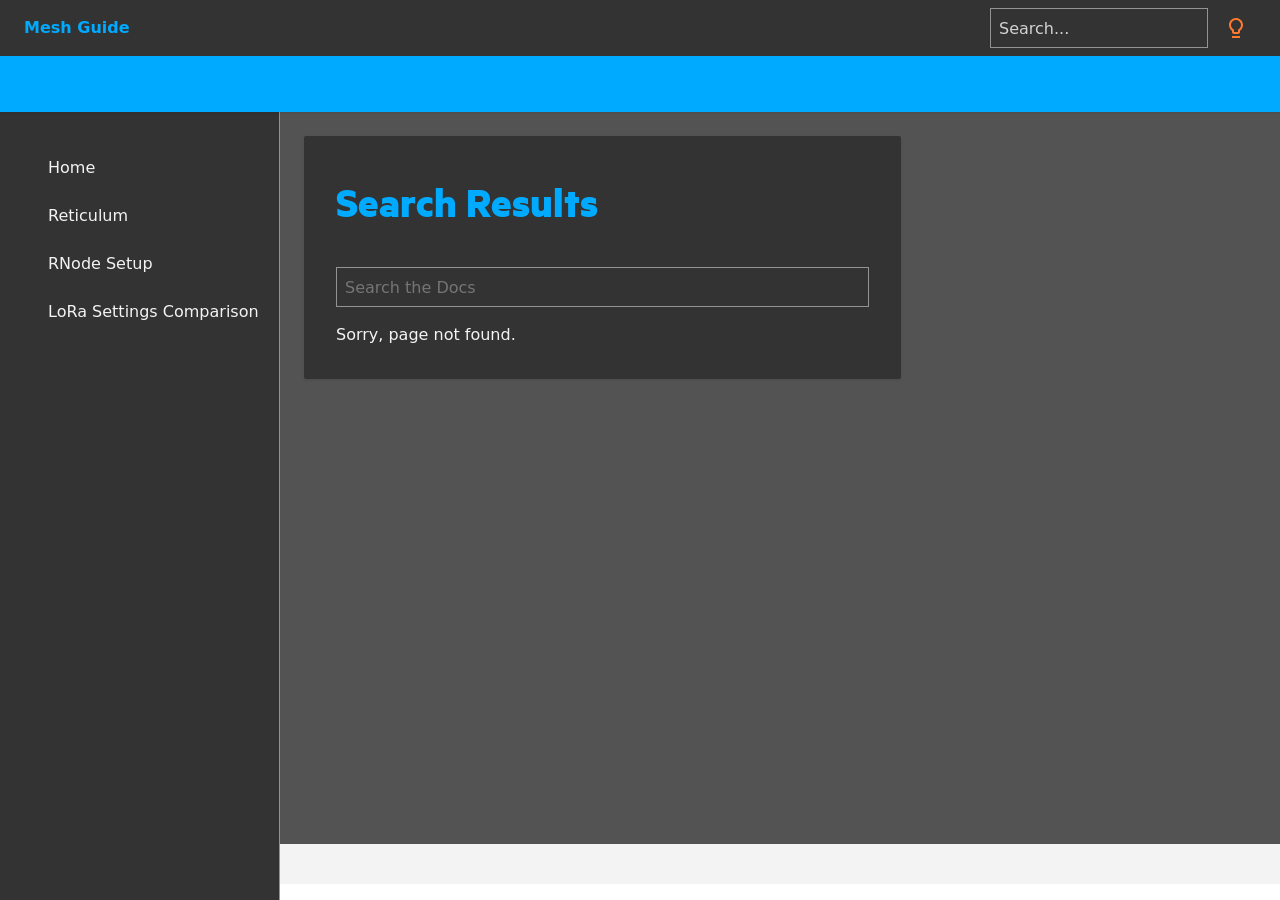
<file: search.html>
<!DOCTYPE html>
<head>
  <meta charset="utf-8">
  <meta http-equiv="x-ua-compatible" content="ie=edge">
  <meta name="viewport" content="width=device-width, initial-scale=1, shrink-to-fit=no">

  <!--
    The page_title contains the title for a page as shown in the navigation.
    Site name contains the name as defined in the mkdocs.yml
  -->
  <title>Mesh Guide</title>

  <!-- Page description -->
  

  <!-- Redirect -->
  

  <!-- Page author -->
  
  <!--
    Just add a favicon.ico image to the docs.
  -->
  <link rel="shortcut icon" href="./img/favicon.ico">

  <link rel="stylesheet" href="./css/colors.css">
  <link rel="stylesheet" href="./css/bundle.css">
  <link rel="stylesheet" href="./css/theme.css">
  <link media="print" onload="this.media='all'" rel="stylesheet" href="./css/atom-dark-one.min.css">
  <!--
    extra_ess contains paths to CSS files in the users
    documentation directory or a list of CSS files defined in
    their mkdocs.yml.

    http://www.mkdocs.org/user-guide/configuration/#extra_css
  -->
  
    <link href="./css/custom.css" rel="stylesheet">
  

  
  <script>var base_url = '.';</script>


  <!--
    Include Google Analytics tracking code.

    http://www.mkdocs.org/user-guide/configuration/#google_analytics
  -->
  

</head>

<body>
<input id="dark-mode" type="checkbox" />
<!--
  The JS has to be loaded here for maximum performance, right after the #dark-mode
-->
<script src="./js/theme.js"></script>
<div class="app-body">
  <!-- KPN STYLE Beginning -->
  <div class="app-layout ">
    <!-- Top Bar -->
    <nav class="app-layout__top-bar top-bar">
      <a class="top-bar__logo">
        <img alt="KPN Logo" src="./img/logo-kpn.svg" />
      </a>
      <div class="top-bar__title">Mesh Guide</div>
      <ul class="top-bar__menu">
        <!--
          Create a search form that sends the user to the search.html file - this is
          the other file in the template which adds search to the theme. The only
          requirement here is that there is a text input with the name 'q' and the
          action and methods match below.
        -->
          <li class="top-bar__item">

            <span role="search" id="search-input-wrapper">
              <form action="./search.html" method="get">
                <input type="text" class="input" id="search-input" name="q" placeholder="Search..." />
              </form>
            </span >
          </li>
        <!--
          Versioning support
        -->
        
        <!--
          Support repo URL
        -->
        <li class="top-bar__item">
          
        </li>

        <li class="top-bar__item">
            <label class="top-bar__link" id="label-dark-mode" for="dark-mode" title="Dark mode">
              <svg alt="dark mode" width="24" height="24">
                <image xlink:href="./img/ui-bulb.svg" width="24" height="24"/>
            </svg>
            </label>
        </li>
        <li class="top-bar__item top-bar__item--trigger"></li>

        <!-- <li class="top-bar__item">

          <a class="top-bar__link top-bar__link--active">Home</a>
        </li>
        <li class="top-bar__item"><a class="top-bar__link">Information</a></li>
        <li class="top-bar__item">
          <a class="top-bar__link top-bar__link--collapsed">Getting Started</a>

        </li>
        <li class="top-bar__item top-bar__item--trigger">Menu</li> -->
      </ul>
    </nav>

    <!--
      Create the navigation for the documentation.

      Because we don't know how many levels deep the navigation is, it needs to
      be included in it's own file so it can be recursive. Otherwise the theme
      can also only support a specific number of levels.

      See the nav.html file for more details about how this works.
    -->
    <nav class="app-layout__side-bar side-bar">
      <div class="side-bar__action-bar">
        <a class="side-bar__link" href="/">Mesh Guide</a>
        <!--
          Versioning support
        -->
        
        <button class="side-bar__close"></button>
      </div>
      <ul class="side-bar__menu">
        
          <!--

-->

<li>
  <a href="./." class="side-bar__link ">
    Home
  </a>
</li>

        
          <!--

-->

<li>
  <a href="./reticulum/" class="side-bar__link ">
    Reticulum
  </a>
</li>

        
          <!--

-->

<li>
  <a href="./rnode/" class="side-bar__link ">
    RNode Setup
  </a>
</li>

        
          <!--

-->

<li>
  <a href="./lora-comparison/" class="side-bar__link ">
    LoRa Settings Comparison
  </a>
</li>

        
      </ul>
    </nav>

    <!-- MAIN BLOCK -->
    <main class="app-layout__main main">
      <div class="app-layout__title-bar title-bar">
        <div class="title-bar__title"></div>
      </div>
      
      <div class="container content-block">
        <div class="kpn-style">
          <div class="card">
            <div class="card__body">

              

  <h1 id="search">Search Results</h1>

  <form id="content_search" action="search.html">
    <span role="status" aria-live="polite" class="ui-helper-hidden-accessible"></span>
    <input name="q" id="mkdocs-search-query" type="text" class="input " placeholder="Search the Docs" autocomplete="off">
  </form>

  <div id="mkdocs-search-results">
    Sorry, page not found.
  </div>


            </div>
          </div>
        </div>
      </div>
    </main>

    <!-- FOOTER -->
    <footer class="footer">
      <div class="footer__body">
        
      </div>
    </footer>
  </div>


  <!--
  MkDocs version      : 1.6.1
  Docs Build Date UTC : 2026-03-30 06:11:58.351179+00:00
  -->

  <!--
    To include static assets from our theme, just add
    . beforehand which will be the relative path to
    the root of the documentation.
  -->
  <script src="./js/highlight.min.js"></script>
  <script src="./js/languages/groovy.min.js"></script>
  <script src="./js/languages/asciidoc.min.js"></script>
  <script src="./js/languages/nix.min.js"></script>

  <script>
    hljs.highlightAll();
  </script>
  <script async src="./js/detail.js"></script>
  <!--
    extra_javascript contains paths to JavaScript files in the
    users documentation directory or a list of JavaScript files
    defined in their mkdocs.yml.

    http://www.mkdocs.org/user-guide/configuration/#extra_javascript
  -->
  
    <script src="./search/main.js"></script>
  


  <script>
  function getMermaidTheme() {
    if (document.getElementById("dark-mode").checked) {
      return 'dark'
    }
    return 'forest'
  }

  function initMermaid() {
    mermaid.initialize({
      theme: getMermaidTheme(),
      logLevel: 1,
    });
  }
  var mermaidClass = document.getElementsByClassName('mermaid');
  if (mermaidClass.length > 0) {

    var mermaidScript = document.createElement('script');
    mermaidScript.setAttribute("src", "./js/mermaid.min.js");
    mermaidScript.setAttribute("async", "false");
    mermaidScript.setAttribute("type", "text/javascript");
    mermaidScript.onload = initMermaid;
    document.body.appendChild(mermaidScript)

  }
  </script>

</div>
</body>
</html>
</file>
<file: css/colors.css>
:root {
  --green-subtle: #f4fae3;
  --green-light: #ccdd77;
  --green-bright: #00c300;
  --green: #00C300;
  --green-dark: #007700;
  --green-darkest: #005500;

  --blue-subtle: #f7fcfc;
  --blue-light: #99ccff;
  --blue: #0af;
  --blue-dark: #07c;
  --blue-darkest: #00009e;

  --orange-subtle: #f90;
  --orange-light: #e70;
  --orange: #f90;
  --orange-dark: #e70;

  --red: #f33;
  --red-dark: #e52e2e;

  --grey-white: #ffffff;
  --grey-subtle: #f3f3f3;
  --grey-light: #e3e3e3;
  --grey-light-silver: #d3d3d3;
  --grey-silver: #b3b3b3;
  --grey-medium: #939393;
  --grey: #737373;
  --grey-dove: #535353;
  --grey-dark: #333333;
  --grey-black: #131313;

  --shadow: 0 1px 2px 0 rgba(0, 0, 0, 0.05);
  --ring-offset-shadow: 0 0 transparent;
  --ring-shadow: 0 0 transparent;

  --repo-link-invert: 24%;

  --dark-mode-label-filter: inherit;
  /* --dark-mode-label-filter-hover: brightness(20) sepia(100) hue-rotate(325deg) saturate(6); */
  --dark-mode-label-filter-hover: brightness(1.6) sepia(0.1) hue-rotate(290deg);

  --logo-filter: inherit;
  --inline-code-bg: var(--grey-subtle);
  --inline-code-border: 1px solid var(--grey-light);
  --blockquote-bg: #fbf8f8;
  --blockquote-color: var(--grey-dove);
}

#dark-mode:checked ~ .app-body {
  --green: #00c300;
  --grey-white: #333333;
  --grey-subtle: #535353;
  --grey-light: #535353;
  --grey-dark: #ffffff;
  --grey-dove: #f3f3f3;
  --grey-light-silver: #939393;
  --grey-medium: #d3d3d3;
  --repo-link-invert: 100%;

  --dark-mode-label-filter: brightness(20) sepia(100) hue-rotate(325deg) saturate(6);
  --dark-mode-label-filter-hover: var(--green);

  --logo-filter: brightness(50);
  --inline-code-bg: #2a2828;
  --inline-code-border: 1px solid var(--grey-subtle);

  --blockquote-bg: #444343;
  --blockquote-color: var(--grey-dove);

  color: var(--grey-dove);
}
</file>
<file: css/bundle.css>
﻿@keyframes rotate{to{transform:rotate(360deg)}}.display-inline{display:inline !important}.display-inline-block{display:inline-block !important}.display-flex{display:flex !important}.display-table{display:table !important}.display-block,.shown{display:block !important}.hidden{display:none !important}.shown-xs,.shown-s,.shown-m,.shown-l{display:none !important}@media (min-width: 0px) and (max-width: 767px){.hidden-xs{display:none !important}.shown-xs{display:block !important}}@media (min-width: 768px) and (max-width: 991px){.hidden-s{display:none !important}.shown-s{display:block !important}}@media (min-width: 992px) and (max-width: 1199px){.hidden-m{display:none !important}.shown-m{display:block !important}}@media (min-width: 1200px){.hidden-l{display:none !important}.shown-l{display:block !important}}.scroll-x{overflow-x:auto !important}.scroll-y{overflow-y:auto !important}.text-align-center{text-align:center !important}.text-align-left{text-align:left !important}.text-align-right{text-align:right !important}.text-bold{font-weight:700 !important}.text-italic{font-style:italic !important}.text-underline{text-decoration:underline !important}.margin-auto{margin-left:auto !important;margin-right:auto !important}.margin-0{margin:0 !important}.margin-0-5{margin:4px !important}.margin-1{margin:8px !important}.margin-2{margin:16px !important}.margin-3{margin:24px !important}.margin-4{margin:8px}.margin-top-0{margin-top:0 !important}.margin-top-0-5{margin-top:4px !important}.margin-top-1{margin-top:8px !important}.margin-top-2{margin-top:16px !important}.margin-top-3{margin-top:24px !important}.margin-top-4{margin-top:32px !important}.margin-right-0{margin-right:0 !important}.margin-right-0-5{margin-right:4px !important}.margin-right-1{margin-right:8px !important}.margin-right-2{margin-right:16px !important}.margin-right-3{margin-right:24px !important}.margin-right-4{margin-right:32px !important}.margin-bottom-0{margin-bottom:0 !important}.margin-bottom-0-5{margin-bottom:4px !important}.margin-bottom-1{margin-bottom:8px !important}.margin-bottom-2{margin-bottom:16px !important}.margin-bottom-3{margin-bottom:24px !important}.margin-bottom-4{margin-bottom:32px !important}.margin-left-0{margin-left:0 !important}.margin-left-0-5{margin-left:4px !important}.margin-left-1{margin-left:8px !important}.margin-left-2{margin-left:16px !important}.margin-left-3{margin-left:24px !important}.margin-left-4{margin-left:32px !important}.padding-0{padding:0 !important}.padding-0-5{padding:4px !important}.padding-1{padding:8px !important}.padding-2{padding:16px !important}.padding-3{padding:24px !important}.padding-4{padding:32px !important}.padding-top-0{padding-top:0 !important}.padding-top-0-5{padding-top:4px !important}.padding-top-1{padding-top:8px !important}.padding-top-2{padding-top:16px !important}.padding-top-3{padding-top:24px !important}.padding-top-4{padding-top:32px !important}.padding-right-0{padding-right:0 !important}.padding-right-0-5{padding-right:4px !important}.padding-right-1{padding-right:8px !important}.padding-right-2{padding-right:16px !important}.padding-right-3{padding-right:24px !important}.padding-right-4{padding-right:32px !important}.padding-bottom-0{padding-bottom:0 !important}.padding-bottom-0-5{padding-bottom:4px !important}.padding-bottom-1{padding-bottom:8px !important}.padding-bottom-2{padding-bottom:16px !important}.padding-bottom-3{padding-bottom:24px !important}.padding-bottom-4{padding-bottom:32px !important}.padding-left-0{padding-left:0 !important}.padding-left-0-5{padding-left:4px !important}.padding-left-1{padding-left:8px !important}.padding-left-2{padding-left:16px !important}.padding-left-3{padding-left:24px !important}.padding-left-4{padding-left:32px !important}.ratio{position:relative}.ratio::before{display:block;content:"";width:100%}.ratio.ratio--1-1::before{padding-top:100%}.ratio.ratio--4-3::before{padding-top:75%}.ratio.ratio--16-9::before{padding-top:56.25%}.ratio>*{height:100%;left:0;position:absolute;top:0;width:100%}*{-webkit-font-smoothing:antialiased;-moz-osx-font-smoothing:grayscale}html{color:var(--grey-dark);font-family:"system-ui","Arial","Helvetica";font-size:16px;line-height:1.5}.h1,.kpn-style h1:not([class]){color:var(--grey-dark);font-family:"kpn-metric","Arial","Helvetica";font-weight:700;line-height:1.3;margin-bottom:8px;margin-top:10px;color:var(--green);font-size:44px}@media (min-width: 0px) and (max-width: 767px){.h1:not(.h1--impassive),.kpn-style h1:not([class]):not(.h1--impassive){font-size:32px}}@media (min-width: 768px) and (max-width: 991px){.h1:not(.h1--impassive),.kpn-style h1:not([class]):not(.h1--impassive){font-size:36px}}.h1.h1--calm,.kpn-style h1:not([class]).h1--calm{font-weight:300}.h2,.kpn-style h2:not([class]){color:var(--grey-dark);font-family:"kpn-metric","Arial","Helvetica";font-weight:700;line-height:1.3;margin-bottom:8px;margin-top:10px;font-size:32px}@media (min-width: 0px) and (max-width: 767px){.h2:not(.h2--impassive),.kpn-style h2:not([class]):not(.h2--impassive){font-size:24px}}@media (min-width: 768px) and (max-width: 991px){.h2:not(.h2--impassive),.kpn-style h2:not([class]):not(.h2--impassive){font-size:27px}}.h2.h2--strong,.kpn-style h2:not([class]).h2--strong{color:var(--green)}.h2.h2--calm,.kpn-style h2:not([class]).h2--calm{font-weight:300}.h3,.kpn-style h3:not([class]){color:var(--grey-dark);font-family:"kpn-metric","Arial","Helvetica";font-weight:700;line-height:1.3;margin-bottom:8px;margin-top:10px;font-size:24px}@media (min-width: 0px) and (max-width: 767px){.h3:not(.h3--impassive),.kpn-style h3:not([class]):not(.h3--impassive){font-size:20px}}@media (min-width: 768px) and (max-width: 991px){.h3:not(.h3--impassive),.kpn-style h3:not([class]):not(.h3--impassive){font-size:21px}}.h3.h3--strong,.kpn-style h3:not([class]).h3--strong{color:var(--green)}.h3.h3--calm,.kpn-style h3:not([class]).h3--calm{font-weight:300}.h4,.kpn-style h4:not([class]){color:var(--grey-dark);font-family:"kpn-metric","Arial","Helvetica";font-weight:700;line-height:1.3;margin-bottom:8px;margin-top:10px;font-family:"system-ui","Arial","Helvetica";font-size:16px}@media (min-width: 0px) and (max-width: 767px){.h4:not(.h4--impassive),.kpn-style h4:not([class]):not(.h4--impassive){font-size:16px}}@media (min-width: 768px) and (max-width: 991px){.h4:not(.h4--impassive),.kpn-style h4:not([class]):not(.h4--impassive){font-size:16px}}.h4.h4--strong,.kpn-style h4:not([class]).h4--strong{color:var(--green)}.h4.h4--calm,.kpn-style h4:not([class]).h4--calm{font-weight:400}.p,.kpn-style p:not([class]){font-family:"system-ui","Arial","Helvetica";font-size:16px;line-height:1.5;margin-bottom:24px;margin-top:0}.p.p--small,.kpn-style p:not([class]).p--small{font-size:13px;line-height:1.2}.p.p--large,.kpn-style p:not([class]).p--large{font-size:20px;line-height:1.7}.hr,.kpn-style hr:not([class]){background-color:var(--grey-light-silver);border:none;height:1px;margin-bottom:16px;margin-top:16px}.blockquote,.kpn-style blockquote:not([class]){font-size:32px;line-height:1.2;margin:0 0 32px;padding:8px 1em 0;position:relative;quotes:"“" "”" "‘" "’"}@media (min-width: 0px) and (max-width: 767px){.blockquote,.kpn-style blockquote:not([class]){font-size:18px;quotes:none;padding:4px}}.blockquote::before,.blockquote::after,.kpn-style blockquote:not([class])::before,.kpn-style blockquote:not([class])::after{position:absolute;font-size:2em;line-height:1}.blockquote::before,.kpn-style blockquote:not([class])::before{content:"“";left:0;top:0}/*! system-font.css v2.0.2 | CC0-1.0 License | github.com/jonathantneal/system-font-css */@font-face{font-family:system-ui;font-style:normal;font-weight:300;src:local(".SFNSText-Light"),local(".HelveticaNeueDeskInterface-Light"),local(".LucidaGrandeUI"),local("Segoe UI Light"),local("Ubuntu Light"),local("Roboto-Light"),local("DroidSans"),local("Tahoma")}@font-face{font-family:system-ui;font-style:italic;font-weight:300;src:local(".SFNSText-LightItalic"),local(".HelveticaNeueDeskInterface-Italic"),local(".LucidaGrandeUI"),local("Segoe UI Light Italic"),local("Ubuntu Light Italic"),local("Roboto-LightItalic"),local("DroidSans"),local("Tahoma")}@font-face{font-family:system-ui;font-style:normal;font-weight:400;src:local(".SFNSText-Regular"),local(".HelveticaNeueDeskInterface-Regular"),local(".LucidaGrandeUI"),local("Segoe UI"),local("Ubuntu"),local("Roboto-Regular"),local("DroidSans"),local("Tahoma")}@font-face{font-family:system-ui;font-style:italic;font-weight:400;src:local(".SFNSText-Italic"),local(".HelveticaNeueDeskInterface-Italic"),local(".LucidaGrandeUI"),local("Segoe UI Italic"),local("Ubuntu Italic"),local("Roboto-Italic"),local("DroidSans"),local("Tahoma")}@font-face{font-family:system-ui;font-style:normal;font-weight:500;src:local(".SFNSText-Medium"),local(".HelveticaNeueDeskInterface-MediumP4"),local(".LucidaGrandeUI"),local("Segoe UI Semibold"),local("Ubuntu Medium"),local("Roboto-Medium"),local("DroidSans-Bold"),local("Tahoma Bold")}@font-face{font-family:system-ui;font-style:italic;font-weight:500;src:local(".SFNSText-MediumItalic"),local(".HelveticaNeueDeskInterface-MediumItalicP4"),local(".LucidaGrandeUI"),local("Segoe UI Semibold Italic"),local("Ubuntu Medium Italic"),local("Roboto-MediumItalic"),local("DroidSans-Bold"),local("Tahoma Bold")}@font-face{font-family:system-ui;font-style:normal;font-weight:700;src:local(".SFNSText-Bold"),local(".HelveticaNeueDeskInterface-Bold"),local(".LucidaGrandeUI"),local("Segoe UI Bold"),local("Ubuntu Bold"),local("Roboto-Bold"),local("DroidSans-Bold"),local("Tahoma Bold")}@font-face{font-family:system-ui;font-style:italic;font-weight:700;src:local(".SFNSText-BoldItalic"),local(".HelveticaNeueDeskInterface-BoldItalic"),local(".LucidaGrandeUI"),local("Segoe UI Bold Italic"),local("Ubuntu Bold Italic"),local("Roboto-BoldItalic"),local("DroidSans-Bold"),local("Tahoma Bold")}[class^="ui-"],[class*=" ui-"]{-moz-osx-font-smoothing:grayscale;-webkit-font-smoothing:antialiased;display:inline-block;font-family:"kpn-ui-icons";font-size:24px;font-style:normal;font-weight:400;font-variant:normal;line-height:1;text-rendering:auto;text-transform:none}[class^="ui-"].ui--small,[class*=" ui-"].ui--small{font-size:18px}[class^="ui-"].ui--large,[class*=" ui-"].ui--large{font-size:36px}.ui-30-seconds-backwords::before{content:""}.ui-30-seconds-forwards::before{content:""}.ui-account-diap::before{content:""}.ui-account::before{content:""}.ui-add::before{content:""}.ui-arrow-down::before{content:""}.ui-arrow-left::before{content:""}.ui-arrow-right::before{content:""}.ui-arrow-up::before{content:""}.ui-arrow-upleft::before{content:""}.ui-assemble::before{content:""}.ui-asterisk::before{content:""}.ui-audio::before{content:""}.ui-backspace::before{content:""}.ui-backward::before{content:""}.ui-bookmark::before{content:""}.ui-bulb::before{content:""}.ui-business-diap::before{content:""}.ui-business::before{content:""}.ui-calendar::before{content:""}.ui-call-ending::before{content:""}.ui-call-incoming::before{content:""}.ui-call-outgoing::before{content:""}.ui-camera::before{content:""}.ui-car::before{content:""}.ui-caret-down::before{content:""}.ui-caret-up::before{content:""}.ui-chat-diap::before{content:""}.ui-chat::before{content:""}.ui-check::before{content:""}.ui-chevron-down::before{content:""}.ui-chevron-left::before{content:""}.ui-chevron-right::before{content:""}.ui-chevron-up::before{content:""}.ui-chromecast::before{content:""}.ui-circle-diap::before{content:""}.ui-circle::before{content:""}.ui-clock::before{content:""}.ui-close::before{content:""}.ui-cloud::before{content:""}.ui-cross::before{content:""}.ui-csv-file::before{content:""}.ui-delete-all::before{content:""}.ui-delete::before{content:""}.ui-dialpad::before{content:""}.ui-diamond-diap::before{content:""}.ui-diamond::before{content:""}.ui-doc-file::before{content:""}.ui-document::before{content:""}.ui-download::before{content:""}.ui-dropdown::before{content:""}.ui-edit::before{content:""}.ui-emoticon-happy::before{content:""}.ui-emoticon-neutral::before{content:""}.ui-emoticon-sad::before{content:""}.ui-envelop::before{content:""}.ui-error::before{content:""}.ui-euro::before{content:""}.ui-external-link::before{content:""}.ui-facebook::before{content:""}.ui-female::before{content:""}.ui-filter::before{content:""}.ui-fingerprint::before{content:""}.ui-fire::before{content:""}.ui-flag::before{content:""}.ui-folder::before{content:""}.ui-forward::before{content:""}.ui-fullscreen-enter::before{content:""}.ui-fullscreen-exit::before{content:""}.ui-graphview::before{content:""}.ui-gridview::before{content:""}.ui-hash::before{content:""}.ui-heart::before{content:""}.ui-help::before{content:""}.ui-hide::before{content:""}.ui-history::before{content:""}.ui-home-diap::before{content:""}.ui-home::before{content:""}.ui-infinite::before{content:""}.ui-info-diap::before{content:""}.ui-info::before{content:""}.ui-internet::before{content:""}.ui-kijkwijzer-6plus::before{content:""}.ui-kijkwijzer-9plus::before{content:""}.ui-kijkwijzer-12plus::before{content:""}.ui-kijkwijzer-16plus::before{content:""}.ui-kijkwijzer-alle-leeftijden::before{content:""}.ui-kijkwijzer-angst::before{content:""}.ui-kijkwijzer-discriminatie::before{content:""}.ui-kijkwijzer-drugs::before{content:""}.ui-kijkwijzer-geweld::before{content:""}.ui-kijkwijzer-sex::before{content:""}.ui-kijkwijzer-taalgebruik::before{content:""}.ui-laptop::before{content:""}.ui-library::before{content:""}.ui-link::before{content:""}.ui-list::before{content:""}.ui-listview::before{content:""}.ui-locate::before{content:""}.ui-lock-closed::before{content:""}.ui-lock-open::before{content:""}.ui-logout::before{content:""}.ui-mail::before{content:""}.ui-male::before{content:""}.ui-manual::before{content:""}.ui-map-view::before{content:""}.ui-marker-diap::before{content:""}.ui-marker::before{content:""}.ui-menu::before{content:""}.ui-message::before{content:""}.ui-microphone-off::before{content:""}.ui-microphone-on::before{content:""}.ui-minus::before{content:""}.ui-mobile::before{content:""}.ui-more::before{content:""}.ui-movie::before{content:""}.ui-multiple::before{content:""}.ui-network-diap::before{content:""}.ui-network::before{content:""}.ui-notifications-off::before{content:""}.ui-notifications-on::before{content:""}.ui-notifications::before{content:""}.ui-pause::before{content:""}.ui-payment::before{content:""}.ui-pdf-file::before{content:""}.ui-person::before{content:""}.ui-phone-ringing::before{content:""}.ui-phone::before{content:""}.ui-photo::before{content:""}.ui-play-disabled::before{content:""}.ui-play::before{content:""}.ui-playback::before{content:""}.ui-plus::before{content:""}.ui-plusminus::before{content:""}.ui-power::before{content:""}.ui-preferences::before{content:""}.ui-present::before{content:""}.ui-products-diap::before{content:""}.ui-products::before{content:""}.ui-record-all::before{content:""}.ui-record-disabled::before{content:""}.ui-record::before{content:""}.ui-recordings::before{content:""}.ui-redo::before{content:""}.ui-refresh::before{content:""}.ui-remove-diap::before{content:""}.ui-remove::before{content:""}.ui-renew::before{content:""}.ui-rewind::before{content:""}.ui-robot::before{content:""}.ui-scroll-to-top::before{content:""}.ui-search::before{content:""}.ui-secure::before{content:""}.ui-select::before{content:""}.ui-send::before{content:""}.ui-settings::before{content:""}.ui-share::before{content:""}.ui-shift::before{content:""}.ui-shop::before{content:""}.ui-shoppingbasket::before{content:""}.ui-show::before{content:""}.ui-simcard::before{content:""}.ui-star-diap::before{content:""}.ui-star::before{content:""}.ui-stop::before{content:""}.ui-tablet::before{content:""}.ui-text::before{content:""}.ui-ticket-diap::before{content:""}.ui-ticket::before{content:""}.ui-tv-guide::before{content:""}.ui-tv::before{content:""}.ui-twitter::before{content:""}.ui-undo::before{content:""}.ui-upload::before{content:""}.ui-video::before{content:""}.ui-voicemail::before{content:""}.ui-volume-high::before{content:""}.ui-volume-low::before{content:""}.ui-volume-medium::before{content:""}.ui-volume-off::before{content:""}.ui-warning::before{content:""}.ui-watch::before{content:""}.ui-watchlist::before{content:""}.ui-whatsapp::before{content:""}.ui-wifi-disabled::before{content:""}.ui-wifi::before{content:""}.ui-zip-file::before{content:""}[class^="si-"],[class*=" si-"]{-moz-osx-font-smoothing:grayscale;-webkit-font-smoothing:antialiased;display:inline-block;font-family:"kpn-service-icons";font-size:96px;font-style:normal;font-weight:400;font-variant:normal;line-height:1;text-rendering:auto;text-transform:none}.si-247::before{content:"\e900"}.si-add::before{content:"\e901"}.si-alles-in-een::before{content:"\e902"}.si-app-netflix::before{content:"\e903"}.si-bike::before{content:"\e904"}.si-browser::before{content:"\e905"}.si-business-serie-l::before,.si-business-large::before{content:"\e906"}.si-business-serie-m::before,.si-business-medium::before{content:"\e907"}.si-business-serie-s::before,.si-business-small::before{content:"\e908"}.si-business-serie-xl::before,.si-business-extra-large::before{content:"\e909"}.si-businessman::before{content:"\e90a"}.si-calendar::before{content:"\e90b"}.si-callcenter-agent::before{content:"\e90c"}.si-chat::before{content:"\e90d"}.si-checkbox::before,.si-check::before{content:"\e90e"}.si-cloud::before{content:"\e90f"}.si-device-locked::before,.si-mobile-locked::before{content:"\e910"}.si-devolo::before{content:"\e911"}.si-digitenne::before{content:"\e912"}.si-document::before{content:"\e913"}.si-dustbin::before,.si-delete::before{content:"\e914"}.si-edit::before{content:"\e915"}.si-education::before,.si-graduation-cap::before{content:"\e916"}.si-email::before,.si-mail::before{content:"\e917"}.si-envelop::before{content:"\e918"}.si-error::before{content:"\e919"}.si-ethernet::before,.si-cable::before{content:"\e91a"}.si-euro::before{content:"\e91b"}.si-experiabox::before{content:"\e91c"}.si-fixed-phone::before,.si-phone::before{content:"\e91d"}.si-food::before{content:"\e91e"}.si-forum::before{content:"\e91f"}.si-gaming::before,.si-game::before{content:"\e920"}.si-giftbox::before,.si-gift::before{content:"\e921"}.si-glass::before,.si-drink::before{content:"\e922"}.si-globe::before{content:"\e923"}.si-graph::before,.si-graph-up::before{content:"\e924"}.si-hd-quality::before,.si-hd::before{content:"\e925"}.si-health::before{content:"\e926"}.si-heart::before{content:"\e927"}.si-history::before{content:"\e928"}.si-home::before{content:"\e929"}.si-info::before{content:"\e92a"}.si-internet::before{content:"\e92b"}.si-key::before{content:"\e92c"}.si-laptop::before{content:"\e92d"}.si-lightbulb::before,.si-bulb::before{content:"\e92e"}.si-location::before,.si-marker::before{content:"\e92f"}.si-locked::before,.si-lock::before{content:"\e930"}.si-lost::before,.si-question::before{content:"\e931"}.si-low-battery::before,.si-battery::before{content:"\e932"}.si-manual::before{content:"\e933"}.si-mapview::before{content:"\e934"}.si-mechanic::before{content:"\e935"}.si-mobiel::before,.si-mobile::before{content:"\e936"}.si-mobile-deviceset::before,.si-deviceset-mobile::before{content:"\e937"}.si-mobile-incomming-call::before{content:"\e938"}.si-mobile-multiple::before{content:"\e939"}.si-mobile-switch-off::before{content:"\e93a"}.si-modular::before,.si-grid::before{content:"\e93b"}.si-montage::before,.si-assemble::before{content:"\e93c"}.si-multiple-apps::before{content:"\e93d"}.si-music::before,.si-audio::before{content:"\e93e"}.si-navigation::before{content:"\e93f"}.si-network::before,.si-mast::before{content:"\e940"}.si-no-wifi::before,.si-wifi-disabled::before{content:"\e941"}.si-number-0::before{content:"\e942"}.si-number-1::before{content:"\e943"}.si-number-2::before{content:"\e944"}.si-number-3::before{content:"\e945"}.si-number-4::before{content:"\e946"}.si-number-5::before{content:"\e947"}.si-number-6::before{content:"\e948"}.si-number-7::before{content:"\e949"}.si-number-8::before{content:"\e94a"}.si-number-9::before{content:"\e94b"}.si-pauze::before,.si-pause::before{content:"\e94c"}.si-person::before{content:"\e94d"}.si-pinpoint-small::before,.si-marker-small::before{content:"\e94e"}.si-play-button::before{content:"\e94f"}.si-questionmark::before,.si-help::before{content:"\e950"}.si-radio::before{content:"\e951"}.si-replay-tv::before,.si-playback::before{content:"\e952"}.si-robot::before{content:"\e953"}.si-search::before{content:"\e954"}.si-security::before,.si-secure::before{content:"\e955"}.si-send::before{content:"\e956"}.si-settings-gear::before,.si-settings::before{content:"\e957"}.si-share::before{content:"\e958"}.si-shop::before{content:"\e959"}.si-shoppingcard::before,.si-shoppingbasket::before{content:"\e95a"}.si-sim-card::before,.si-simcard::before{content:"\e95b"}.si-smartlife::before,.si-smarthome::before{content:"\e95c"}.si-smiley-wink::before{content:"\e95d"}.si-speed::before{content:"\e95e"}.si-sports::before,.si-baseball::before{content:"\e95f"}.si-suitcase::before{content:"\e960"}.si-sun::before{content:"\e961"}.si-tablet-deviceset::before,.si-deviceset-tablet::before{content:"\e962"}.si-tablet::before{content:"\e963"}.si-thief::before{content:"\e964"}.si-thumbs-down::before{content:"\e965"}.si-thumbs-up::before{content:"\e966"}.si-tickets::before,.si-ticket::before{content:"\e967"}.si-touch-id::before,.si-fingerprint::before{content:"\e968"}.si-transport::before,.si-truck::before{content:"\e969"}.si-tv-remote::before,.si-remote::before{content:"\e96a"}.si-tv::before{content:"\e96b"}.si-warning::before{content:"\e96c"}.si-wifi-extender::before{content:"\e96d"}.si-wifi::before{content:"\e96e"}.si-alarm::before{content:"\e96f"}.si-message::before{content:"\e970"}.si-binders::before{content:"\e971"}.si-camera::before{content:"\e972"}.si-car::before{content:"\e973"}.si-chess::before{content:"\e974"}.si-circle::before{content:"\e975"}.si-clipboard::before{content:"\e976"}.si-clock::before{content:"\e977"}.si-consultant::before{content:"\e978"}.si-contract-end::before{content:"\e979"}.si-contract-renew::before{content:"\e97a"}.si-contract-transfer::before{content:"\e97b"}.si-database::before{content:"\e97c"}.si-design::before{content:"\e97d"}.si-dialpad::before{content:"\e97e"}.si-digitalisation::before{content:"\e97f"}.si-download::before{content:"\e980"}.si-emoticon-angry::before{content:"\e981"}.si-emoticon-grimacing::before{content:"\e982"}.si-emoticon-helpless::before{content:"\e983"}.si-emoticon-neutral::before{content:"\e984"}.si-emoticon-sad::before{content:"\e985"}.si-emoticon-smile::before{content:"\e986"}.si-emoticon-surprised::before{content:"\e987"}.si-emoticon-tongue::before{content:"\e988"}.si-emoticon-wink::before{content:"\e989"}.si-environment::before{content:"\e98a"}.si-experiabox8::before{content:"\e98b"}.si-experiabox9::before{content:"\e98c"}.si-experiabox10::before{content:"\e98d"}.si-experiabox10a::before{content:"\e98e"}.si-file-csv::before{content:"\e98f"}.si-file-doc::before{content:"\e990"}.si-file-exe::before{content:"\e991"}.si-file-pdf::before{content:"\e992"}.si-file-zip::before{content:"\e993"}.si-fullscreen::before{content:"\e994"}.si-government::before{content:"\e995"}.si-graph-down::before{content:"\e996"}.si-handshake::before{content:"\e997"}.si-hourglass::before{content:"\e999"}.si-identity-card::before{content:"\e99a"}.si-industry::before{content:"\e99b"}.si-invoice::before{content:"\e99c"}.si-ip-adress::before{content:"\e99d"}.si-mobile-apps::before{content:"\e99f"}.si-mobile-damage-water::before{content:"\e9a0"}.si-mobile-damage::before{content:"\e9a1"}.si-mobile-phone::before{content:"\e9a2"}.si-mobile-screensize::before{content:"\e9a3"}.si-mobile-screentype::before{content:"\e9a4"}.si-mobile-smile::before{content:"\e9a5"}.si-one-day-back::before{content:"\e998"}.si-password::before{content:"\e99e"}.si-payment::before{content:"\e9a6"}.si-photo::before{content:"\e9a7"}.si-play::before{content:"\e9a8"}.si-preferences::before{content:"\e9a9"}.si-productcombi-internet-phone::before{content:"\e9aa"}.si-productcombi-internet-tv-phone::before{content:"\e9ab"}.si-productcombi-internet-tv::before{content:"\e9ac"}.si-promise::before{content:"\e9ad"}.si-reward::before{content:"\e9ae"}.si-sensor::before{content:"\e9af"}.si-simcard-activate::before{content:"\e9b0"}.si-simcard-add::before{content:"\e9b1"}.si-simcard-esim-activate::before{content:"\e9b2"}.si-simcard-esim-add::before{content:"\e9b3"}.si-simcard-esim-pukcode::before{content:"\e9b4"}.si-simcard-esim-unlock::before{content:"\e9b5"}.si-simcard-esim::before{content:"\e9b6"}.si-simcard-pukcode::before{content:"\e9b7"}.si-simcard-unlock::before{content:"\e9b8"}.si-soccer::before{content:"\e9b9"}.si-square::before{content:"\e9ba"}.si-star::before{content:"\e9bb"}.si-triangle::before{content:"\e9bc"}.si-tv-error::before{content:"\e9bd"}.si-tv-record::before{content:"\e9be"}.si-unicorn::before{content:"\e9bf"}.si-upload::before{content:"\e9c0"}.si-voicemail::before{content:"\e9c1"}.si-wifi-extender-wireless::before{content:"\e9c2"}.si-wifi-love::before{content:"\e9c3"}.a,.kpn-style a:not([class]){color:var(--blue);cursor:pointer;text-decoration:none}.a:hover,.kpn-style a:not([class]):hover{text-decoration:underline}.a.a--disabled,.kpn-style a:not([class]).a--disabled{color:var(--grey-silver);pointer-events:none}.a.a--left::before,.a.a--right::after,.kpn-style a:not([class]).a--left::before,.kpn-style a:not([class]).a--right::after{display:inline-block;font:24px/1 "kpn-ui-icons";vertical-align:top}.a.a--left::before,.kpn-style a:not([class]).a--left::before{content:""}.a.a--right::after,.kpn-style a:not([class]).a--right::after{content:""}.a i,.kpn-style a:not([class]) i{vertical-align:top}.a i:first-child,.kpn-style a:not([class]) i:first-child{margin-right:4px}.a i:last-child,.kpn-style a:not([class]) i:last-child{margin-left:4px}.container{padding:24px}@media (min-width: 0px) and (max-width: 991px){.container{padding:16px}}.container.container--centered{margin-left:auto;margin-right:auto}.container.container--limited,.container.container--main{max-width:1200px}.container.container--tall,.container.container--main{padding:40px 24px}@media (min-width: 0px) and (max-width: 991px){.container.container--tall,.container.container--main{padding:32px 16px}}.accordion{list-style:none;margin:0;padding:0;margin-bottom:24px}.accordion .accordion__item{border-top:1px solid var(--grey-light-silver);cursor:pointer;user-select:none}.accordion .accordion__item.accordion__item--expanded .accordion__title{color:var(--green)}.accordion .accordion__item.accordion__item--expanded .accordion__title::after{content:""}.accordion .accordion__item.accordion__item--expanded .accordion__content{height:auto;margin-bottom:14px;padding-right:calc(24px + 8px)}.accordion .accordion__title{color:var(--grey-dark);font-family:"kpn-metric","Arial","Helvetica";font-weight:700;line-height:1.3;margin-bottom:8px;margin-top:0;font-size:20px;margin:0;padding-bottom:14px;padding-top:14px;padding-right:calc(24px + 8px);position:relative}.accordion .accordion__title::after{content:"";font:24px/1 "kpn-ui-icons";position:absolute;right:0;top:calc(50% - 0.5em)}.accordion .accordion__title:hover{color:var(--blue)}.accordion .accordion__content{height:0;overflow:hidden}.accordion .accordion__content>:last-child{margin-bottom:0}.action-menu{display:inline-block;position:relative;text-align:left;white-space:nowrap}.action-menu.action-menu--active .action-menu__list{display:block}.action-menu.action-menu--right .action-menu__list{right:auto;left:100%}.action-menu .action-menu__trigger{color:inherit;cursor:pointer;text-decoration:none;color:var(--grey-silver)}.action-menu .action-menu__trigger:hover{color:var(--blue)}.action-menu .action-menu__trigger::before{content:"";font:24px/1 "kpn-ui-icons"}.action-menu .action-menu__list{border:1px solid var(--grey-light-silver);list-style:none;margin:0;padding:0;background-color:var(--grey-white);display:none;padding-bottom:4px;padding-top:4px;position:absolute;right:100%;top:0;z-index:1}.action-menu .action-menu__list .action-menu__link{color:var(--blue);cursor:pointer;text-decoration:none;user-select:none;display:block;padding:2px 16px}.action-menu .action-menu__list .action-menu__link:hover{text-decoration:underline}.block{background-color:var(--grey-subtle);display:block;font-size:16px;margin-bottom:24px}.block.block--stretch{height:calc(100% - 24px)}.block.block--green,.block.block--blue{color:var(--grey-white)}.block.block--green .block__title,.block.block--green .p,.block.block--blue .block__title,.block.block--blue .p{color:var(--grey-white)}.block.block--green .block__link:hover,.block.block--blue .block__link:hover{color:var(--grey-black)}.block.block--green .block__link::before,.block.block--blue .block__link::before{background-color:var(--grey-white);color:var(--green)}.block.block--green{background-color:var(--green)}.block.block--blue{background-color:var(--blue)}.block .block__body{padding:32px 16px;text-align:center}.block .block__body>:last-child{margin-bottom:0}.block .block__title{color:var(--grey-dark);font-family:"kpn-metric","Arial","Helvetica";font-weight:700;line-height:1.3;margin-bottom:8px;margin-top:0;font-size:24px;margin-bottom:8px}.block .block__link{color:inherit;cursor:pointer;text-decoration:none;display:block;font-weight:700}.block .block__link:hover{color:var(--blue)}.block .block__link::before{background-color:var(--grey-dark);border-radius:50%;color:var(--grey-white);content:"";font:16px "kpn-ui-icons";margin-right:8px;position:relative;top:2px}.breadcrumb{list-style:none;margin:0;padding:0;color:var(--grey-medium);margin-bottom:24px}.breadcrumb .breadcrumb__item{display:inline-block}.breadcrumb .breadcrumb__item:not(:last-child)::after{content:"";display:inline-block;font:24px/1.1 "kpn-ui-icons";vertical-align:top}.breadcrumb .breadcrumb__item:not(:last-child) .breadcrumb__link:hover{color:var(--blue);text-decoration:underline}.breadcrumb .breadcrumb__item:last-child .breadcrumb__link{color:var(--grey-dark);cursor:default}.breadcrumb .breadcrumb__link{color:inherit;cursor:pointer;text-decoration:none}.button,.kpn-style button:not([class]){overflow:hidden;text-overflow:ellipsis;white-space:nowrap;align-items:center;background-color:transparent;border:none;box-sizing:border-box;cursor:pointer;display:inline-flex;font:inherit;justify-content:center;margin:0;outline:none;padding:0;text-decoration:none;user-select:none;background-color:var(--blue);border-radius:20px;border:1px solid var(--blue);color:var(--grey-white);font-size:16px;height:40px;justify-content:center;padding:0 24px}.button:not(.button--disabled):not([disabled]):hover,.kpn-style button:not([class]):not(.button--disabled):not([disabled]):hover{background-color:var(--blue-dark);border-color:var(--blue-dark)}.button:focus,.kpn-style button:not([class]):focus{border-color:var(--grey-dark)}.button i,.kpn-style button:not([class]) i{font-size:1.25em;margin-right:6px}.button.button--disabled,.button[disabled],.kpn-style button:not([class]).button--disabled,.kpn-style button:not([class])[disabled]{background-color:var(--grey-silver);border-color:var(--grey-silver);cursor:default}.button.button--secondary,.kpn-style button:not([class]).button--secondary{background-color:var(--grey-white);border-color:var(--blue);color:var(--blue-dark)}.button.button--secondary:not(.button--disabled):not([disabled]):hover,.kpn-style button:not([class]).button--secondary:not(.button--disabled):not([disabled]):hover{border-color:var(--blue-dark);color:var(--grey-white)}.button.button--secondary:focus,.kpn-style button:not([class]).button--secondary:focus{border-color:var(--grey-dark)}.button.button--secondary.button--disabled,.button.button--secondary[disabled],.kpn-style button:not([class]).button--secondary.button--disabled,.kpn-style button:not([class]).button--secondary[disabled]{background-color:var(--grey-white);border-color:var(--grey-silver);color:var(--grey-silver)}.button.button--link,.kpn-style button:not([class]).button--link{background-color:transparent;border-color:transparent;color:var(--blue)}.button.button--link:not(.button--disabled):not([disabled]):hover,.kpn-style button:not([class]).button--link:not(.button--disabled):not([disabled]):hover{background-color:transparent;border-color:transparent;color:var(--blue);text-decoration:underline}.button.button--link:focus,.kpn-style button:not([class]).button--link:focus{border-color:var(--grey-dark)}.button.button--link.button--disabled,.button.button--link[disabled],.kpn-style button:not([class]).button--link.button--disabled,.kpn-style button:not([class]).button--link[disabled]{color:var(--grey-silver)}.button.button--spinner::before,.kpn-style button:not([class]).button--spinner::before{animation:rotate 0.75s linear infinite;border:2px solid transparent;border-radius:50%;border-top-color:currentColor;box-sizing:border-box;content:"";height:1.5em;margin-left:-16px;margin-right:16px;width:1.5em}.button.button--small,.kpn-style button:not([class]).button--small{border-radius:16px;height:32px;font-size:13px;padding:0 16px}.button.button--large,.kpn-style button:not([class]).button--large{border-radius:28px;height:56px;font-size:20px;padding:0 32px}.button.button--1,.kpn-style button:not([class]).button--1{max-width:100%;min-width:8.33%}.button.button--2,.kpn-style button:not([class]).button--2{max-width:100%;min-width:16.67%}.button.button--3,.kpn-style button:not([class]).button--3{max-width:100%;min-width:25%}.button.button--4,.kpn-style button:not([class]).button--4{max-width:100%;min-width:33.33%}.button.button--fluid,.kpn-style button:not([class]).button--fluid{display:flex;width:100%}.button-group{display:flex;flex-wrap:wrap}@media (min-width: 0px) and (max-width: 767px){.button-group.button-group--respond .button{display:flex;margin-right:0 !important;width:100%}}.button-group.button-group--right{justify-content:flex-end}.button-group.button-group--reverse{flex-direction:row-reverse}.button-group.button-group--reverse .button:first-child{margin-right:0}.button-group.button-group--reverse .button:last-child{margin-right:16px}.button-group.button-group--reverse .button:only-child{margin-right:0}.button-group .button{margin-bottom:16px}.button-group .button:not(:last-child){margin-right:16px}.card{border-radius:2px;box-shadow:0 1px 3px rgba(0,0,0,0.1);display:block;background-color:var(--grey-white);margin-bottom:32px;position:relative}.card.card--stretch{height:calc(100% - 32px)}.card .card__header{padding:16px 16px 0;display:flex;justify-content:space-between}.card .card__body{padding:16px 8px 16px;margin-left:8px;margin-right:8px}.card .card__body>:last-child{margin-bottom:0}.card .card__body+.card__body{border-top:1px solid var(--grey-light-silver)}.card .card__footer{border-top:1px solid var(--grey-light-silver);padding:16px 16px 24px}.card .card__footer>:last-child{margin-bottom:0}.card .card__title{overflow:hidden;text-overflow:ellipsis;white-space:nowrap;color:var(--grey-dark);font-family:"kpn-metric","Arial","Helvetica";font-weight:700;line-height:1.3;margin-bottom:8px;margin-top:0;font-size:24px;margin-bottom:8px}.card .card__list{list-style:none;margin:0;padding:0}.card .card__list>li:not(:last-child){margin-bottom:16px}.content{border-radius:2px;box-shadow:0 1px 3px rgba(0,0,0,0.1);display:block;background-color:var(--grey-white);margin-bottom:32px;position:relative}.content.content--stretch{height:calc(100% - 32px)}.content .content__header{padding:16px 16px 0}.content .content__body{padding:16px 8px 16px;margin-left:8px;margin-right:8px}.content .content__body>:last-child{margin-bottom:0}.content .content__body+.content__body{border-top:1px solid var(--grey-light-silver)}.content .content__footer{border-top:1px solid var(--grey-light-silver);padding:16px 16px 24px}.content .content__footer>:last-child{margin-bottom:0}.content .content__title{overflow:hidden;text-overflow:ellipsis;white-space:nowrap;color:var(--grey-dark);font-family:"kpn-metric","Arial","Helvetica";font-weight:700;line-height:1.3;margin-bottom:8px;margin-top:0;font-size:24px;margin-bottom:8px}.content .content__list{list-style:none;margin:0;padding:0}.content .content__list>li:not(:last-child){margin-bottom:16px}.dialog{border-radius:2px;box-shadow:0 3px 5px rgba(0,0,0,0.25);background-color:var(--grey-white);display:none;left:50%;position:fixed;top:50%;z-index:300}.dialog.dialog--active{display:block}@media (min-width: 0px) and (max-width: 767px){.dialog{left:16px;right:16px;transform:translateY(-50%)}}@media (min-width: 768px){.dialog{transform:translate(-50%, -50%);width:40vw}}.dialog .dialog__header{display:flex;justify-content:space-between;padding:8px 8px 16px 16px}.dialog .dialog__close{align-items:center;background-color:transparent;border:none;box-sizing:border-box;cursor:pointer;display:inline-flex;font:inherit;justify-content:center;margin:0;outline:none;padding:0;text-decoration:none;user-select:none;align-self:flex-start}.dialog .dialog__close::before{content:"";font:24px/1 "kpn-ui-icons"}.dialog .dialog__title{overflow:hidden;text-overflow:ellipsis;white-space:nowrap;font-weight:700;margin-top:24px}.dialog .dialog__body{padding-left:16px;padding-right:16px}.dialog .dialog__footer{padding:48px 16px 0}.input-field{display:flex;flex-wrap:wrap;margin-bottom:16px}.input-field.input-field--error .input-field__input::after{color:var(--red);content:""}.input-field.input-field--error .input-field__input .input{border-color:var(--red);padding-right:40px}.input-field.input-field--error .input-field__input .label-for{color:var(--red);padding-right:40px}.input-field.input-field--error .input-field__feedback{color:var(--red);display:block}.input-field .label{width:100%}.input-field .input-field__input{flex-grow:1;position:relative}.input-field .input-field__input::after{font:24px/1 "kpn-ui-icons";position:absolute;right:8px;top:calc(50% - 0.5em)}.input-field .input-field__input .input{margin-bottom:0;position:relative}.input-field .input-field__input .label-for{margin-bottom:0}.input-field .input-field__action-button{align-items:center;background-color:transparent;border:none;box-sizing:border-box;cursor:pointer;display:inline-flex;font:inherit;justify-content:center;margin:0;outline:none;padding:0;text-decoration:none;user-select:none;border:1px solid var(--grey-light-silver);background-color:var(--grey-white);font-size:13px;padding-left:8px;padding-right:8px;margin-left:-1px}.input-field .input-field__action-button:hover{background-color:var(--grey-subtle)}.input-field .input-field__action-button:focus{border-color:var(--blue);z-index:1}.input-field .input-field__feedback{display:none;margin-top:8px;width:100%}.label{display:block;font-weight:700;margin-bottom:8px}.label-for{align-items:baseline;cursor:pointer;display:inline-flex;margin-bottom:8px;margin-right:16px}.label-for .input{margin-right:8px}.input[type="date"],.input[type="email"],.input[type="number"],.input[type="password"],.input[type="tel"],.input[type="text"],.input[type="url"]{border:1px solid var(--grey-light-silver);background-color:var(--grey-white);box-sizing:border-box;color:var(--grey-dark);display:block;font-family:inherit;font-size:16px;margin-bottom:16px;outline:none;padding-left:8px;padding-right:8px;width:100%;height:40px}.input[type="date"]:focus,.input[type="email"]:focus,.input[type="number"]:focus,.input[type="password"]:focus,.input[type="tel"]:focus,.input[type="text"]:focus,.input[type="url"]:focus{border-color:var(--blue)}.input[type="checkbox"],.input[type="radio"]{font-size:inherit}.select{border:1px solid var(--grey-light-silver);background-color:var(--grey-white);box-sizing:border-box;color:var(--grey-dark);display:block;font-family:inherit;font-size:16px;margin-bottom:16px;outline:none;padding-left:8px;padding-right:8px;width:100%;height:40px}.select:focus{border-color:var(--blue)}.textarea{border:1px solid var(--grey-light-silver);background-color:var(--grey-white);box-sizing:border-box;color:var(--grey-dark);display:block;font-family:inherit;font-size:16px;margin-bottom:16px;outline:none;padding-left:8px;padding-right:8px;width:100%;min-height:120px;padding-bottom:8px;padding-top:8px}.textarea:focus{border-color:var(--blue)}.ul,.kpn-style ul:not([class]){list-style:none;margin:0;padding:0;margin-bottom:24px}.ul>li,.kpn-style ul:not([class])>li{margin-bottom:8px;padding-left:24px;position:relative}.ul>li:last-child,.kpn-style ul:not([class])>li:last-child{margin-bottom:0}.ul>li::before,.kpn-style ul:not([class])>li::before{background-color:currentColor;border-radius:50%;content:"";height:4px;left:8px;position:absolute;top:0.63em;width:4px}.ol,.kpn-style ol:not([class]){margin:0;padding:0;margin-bottom:24px;padding-left:32px}.ol>li,.kpn-style ol:not([class])>li{margin-bottom:8px;padding-left:8px}.ol>li:last-child,.kpn-style ol:not([class])>li:last-child{margin-bottom:0}.dl{margin:0;margin-bottom:24px}.dl dd{margin-left:0}.dl dt{font-weight:700;margin-bottom:4px}.dl dd:not(:last-child){margin-bottom:16px}.check-list{list-style:none;margin:0;padding:0;margin-bottom:24px}.check-list.check-list--inverted{color:var(--grey-white)}.check-list.check-list--inverted>li::before{color:inherit}.check-list>li{font-weight:700;margin-bottom:8px;padding-left:32px;position:relative}.check-list>li:last-child{margin-bottom:0}.check-list>li::before{font:24px/1 "kpn-ui-icons";content:"";color:var(--green);left:0;position:absolute}.notification{color:var(--grey-dark);margin-bottom:8px;position:relative}.notification::before{font:24px/1 "kpn-ui-icons";left:12px;position:absolute;top:14px}.notification.notification--informative::before{color:var(--blue);content:""}.notification.notification--informative .notification__header{background-color:#c2e1f5}.notification.notification--informative .notification__body{border-color:#c2e1f5}.notification.notification--error::before{color:var(--red);content:""}.notification.notification--error .notification__header{background-color:#f5cccc}.notification.notification--error .notification__body{border-color:#f5cccc}.notification.notification--caution::before{color:var(--orange);content:""}.notification.notification--caution .notification__header{background-color:#f5e1c2}.notification.notification--caution .notification__body{border-color:#f5e1c2}.notification.notification--success::before{color:var(--green);content:""}.notification.notification--success .notification__header{background-color:#c2e1c2}.notification.notification--success .notification__body{border-color:#c2e1c2}.notification .notification__header{padding:14px calc(1em + 24px)}.notification .notification__body{border:2px solid;border-top:none;padding:14px}.notification .notification__body>:last-child{margin-bottom:0}.notification .notification__close::after{content:"";cursor:pointer;font:24px/1 "kpn-ui-icons";right:12px;position:absolute;top:14px}.modal{border-radius:2px;box-shadow:0 3px 5px rgba(0,0,0,0.25);background-color:var(--grey-white);display:none;left:50%;position:fixed;top:50%;z-index:300}.modal.modal--active{display:block}@media (min-width: 0px) and (max-width: 767px){.modal{left:8px;right:8px;transform:translateY(-50%)}}@media (min-width: 768px){.modal{transform:translate(-50%, -50%);max-width:1200px;width:80vw}}.modal .modal__close{align-items:center;background-color:transparent;border:none;box-sizing:border-box;cursor:pointer;display:inline-flex;font:inherit;justify-content:center;margin:0;outline:none;padding:0;text-decoration:none;user-select:none;position:absolute;right:24px;top:16px}.modal .modal__close::before{content:"";font:24px/1 "kpn-ui-icons"}.modal .modal__body{box-sizing:border-box;overflow-y:auto;padding:32px calc(32px + 24px) 32px 32px}@media (min-width: 0px) and (max-width: 767px){.modal .modal__body{max-height:calc(100vh - 16px);padding:16px calc(16px + 24px) 16px 16px}}@media (min-width: 768px){.modal .modal__body{max-height:80vh}}.mouseover{position:relative}.mouseover:not(.mouseover--no-hover):hover .mouseover__body,.mouseover.mouseover--active .mouseover__body{opacity:1;transition:opacity 0s 1s}@media (min-width: 0px) and (max-width: 991px){.mouseover .mouseover__body{display:none}}@media (min-width: 992px){.mouseover .mouseover__body{border-radius:2px;background-color:var(--grey-dark);bottom:calc(100% + 4px + 10px);color:var(--grey-white);display:table;left:50%;max-width:320px;opacity:0;padding:16px 8px;position:absolute;transform:translateX(-50%)}.mouseover .mouseover__body::after{border:solid transparent;border-top-color:var(--grey-dark);border-width:10px;content:"";height:0;left:calc(50% - 10px);position:absolute;top:100%;width:0;z-index:1}}.pagination{margin-bottom:16px;position:relative}.pagination .pagination__pager{list-style:none;margin:0;padding:0;align-items:baseline;display:flex;justify-content:center;text-align:center}@media (min-width: 0px) and (max-width: 767px){.pagination .pagination__pager li:first-child [data-direction]::before,.pagination .pagination__pager li:last-child [data-direction]::before{font:24px/1 "kpn-ui-icons";vertical-align:sub}.pagination .pagination__pager li:first-child [data-direction]::before{content:""}.pagination .pagination__pager li:last-child [data-direction]::before{content:""}}.pagination .pagination__link{border:1px solid transparent;border-radius:3px;color:var(--blue);cursor:pointer;display:inline-block;line-height:1.75em;margin-left:4px;margin-right:4px;min-width:1.75em;user-select:none}.pagination .pagination__link:not(.pagination__link--active):not([data-direction]):hover{border-color:var(--grey-light-silver)}.pagination .pagination__link[data-direction]::before{content:attr(data-direction)}.pagination .pagination__link[data-direction]:hover{text-decoration:underline}.pagination .pagination__link.pagination__link--active{background-color:var(--green);border-color:var(--green);color:var(--grey-white)}.pagination .pagination__select-field{line-height:1;padding:8px;text-align:center}@media (min-width: 1200px){.pagination .pagination__select-field{position:absolute;right:0;top:50%;transform:translateY(-50%)}}.pagination .pagination__select{background-color:transparent;border:none;font:inherit}.progress-spinner{display:block;position:relative;min-height:28px}.progress-spinner.progress-spinner--white::before{border-color:var(--grey-white);border-top-color:var(--green)}.progress-spinner.progress-spinner--blocking::after{background-color:rgba(var(--grey-subtle), 0.9);bottom:0;content:"";left:0;position:absolute;right:0;top:0}.progress-spinner::before{animation:rotate 0.75s linear infinite;border:3px solid var(--grey-light-silver);border-radius:50%;border-top-color:var(--green);box-sizing:border-box;content:"";left:calc(50% - 28px / 2);position:absolute;top:calc(50% - 28px / 2);height:28px;width:28px;z-index:1}.progress-spinner .progress-spinner__text{left:50%;position:absolute;top:calc(50% + 28px / 2);transform:translateX(-50%);white-space:nowrap;z-index:1}.progress-bar{display:block;min-height:4px;position:relative}.progress-bar.progress-bar--blocking::after{background-color:rgba(var(--grey-subtle), 0.9);bottom:0;content:"";left:0;position:absolute;right:0;top:0}.progress-bar .progress-bar__meter{height:4px;left:50%;max-width:240px;position:absolute;top:calc(50% - 4px / 2);transform:translateX(-50%);width:100%;z-index:1}.progress-bar .progress-bar__meter::before,.progress-bar .progress-bar__meter .progress-bar__value{border-radius:2px;content:"";height:100%;position:absolute}.progress-bar .progress-bar__meter::before{background-color:var(--grey-light-silver);width:100%}.progress-bar .progress-bar__meter .progress-bar__value{background-color:var(--green)}.progress-bar .progress-bar__text{left:50%;position:absolute;top:calc(50% + 4px + 4px);transform:translateX(-50%);white-space:nowrap;z-index:1}.slider{display:block;padding-left:16px;padding-right:16px}.slider:not(.slider--disabled):hover{cursor:pointer}.slider:not(.slider--disabled):hover .slider__thumb{background-color:var(--blue-dark)}.slider.slider--range .slider__fill{height:6px}.slider.slider--disabled .slider__fill,.slider.slider--disabled .slider__thumb{background-color:var(--grey-silver)}.slider .slider__track{align-items:center;margin-bottom:16px;display:flex;height:32px;position:relative}.slider .slider__track::before{background-color:var(--grey-silver);content:"";height:2px;position:absolute;width:100%}.slider .slider__fill{background-color:var(--blue);height:4px;position:absolute;width:0}.slider .slider__thumb{background-color:var(--blue);border-radius:50%;height:32px;margin-left:-16px;position:absolute;width:32px;z-index:1}.slider .slider__scale{list-style:none;margin:0;padding:0;display:flex;font-size:13px}.slider .slider__scale li{flex-basis:100%;text-align:center}.tab{background-color:var(--grey-white)}.tab .tab__menu{border-bottom:1px solid var(--grey-light-silver);list-style:none;margin:0;padding:0;display:flex;padding-left:16px;padding-right:16px}.tab .tab__item:not(:last-child){margin-right:16px}.tab .tab__link{color:inherit;cursor:pointer;text-decoration:none;border-bottom:2px solid transparent;display:block;line-height:1;padding:16px 8px}.tab .tab__link.tab__link--active{border-color:var(--green);font-weight:700}.table,.kpn-style table:not([class]){border-top:1px solid var(--grey-light-silver);border-collapse:separate;border-spacing:0;margin-bottom:16px;width:100%}.table th,.table td,.kpn-style table:not([class]) th,.kpn-style table:not([class]) td{border-bottom:1px solid var(--grey-light-silver);padding:12px 8px}.table th,.kpn-style table:not([class]) th{font-weight:700;text-align:left}.table td,.kpn-style table:not([class]) td{vertical-align:top}.table .table__col-shrinked,.table .table__col-shrank,.kpn-style table:not([class]) .table__col-shrinked,.kpn-style table:not([class]) .table__col-shrank{width:1px}.table .table__row-selected,.kpn-style table:not([class]) .table__row-selected{background-color:var(--blue-subtle)}.table .table__row-pointer:hover,.kpn-style table:not([class]) .table__row-pointer:hover{background-color:var(--blue-subtle);cursor:pointer}.table .table__row-collapsed:hover,.table .table__row-expanded:hover,.kpn-style table:not([class]) .table__row-collapsed:hover,.kpn-style table:not([class]) .table__row-expanded:hover{background-color:var(--blue-subtle);cursor:pointer}.table .table__row-collapsed:hover td:last-child::after,.table .table__row-expanded:hover td:last-child::after,.kpn-style table:not([class]) .table__row-collapsed:hover td:last-child::after,.kpn-style table:not([class]) .table__row-expanded:hover td:last-child::after{border-radius:50%;background-color:var(--blue);color:var(--grey-white)}.table .table__row-collapsed td:last-child,.table .table__row-expanded td:last-child,.kpn-style table:not([class]) .table__row-collapsed td:last-child,.kpn-style table:not([class]) .table__row-expanded td:last-child{position:relative;padding-right:calc(1em + 24px)}.table .table__row-collapsed td:last-child::after,.table .table__row-expanded td:last-child::after,.kpn-style table:not([class]) .table__row-collapsed td:last-child::after,.kpn-style table:not([class]) .table__row-expanded td:last-child::after{font:24px/1 "kpn-ui-icons";position:absolute;right:8px;top:calc(50% - 0.5em)}.table .table__row-collapsed td:last-child::after,.kpn-style table:not([class]) .table__row-collapsed td:last-child::after{content:""}.table .table__row-collapsed+.table__row-content,.kpn-style table:not([class]) .table__row-collapsed+.table__row-content{display:none}.table .table__row-expanded,.kpn-style table:not([class]) .table__row-expanded{color:var(--green);font-weight:700}.table .table__row-expanded td:last-child::after,.kpn-style table:not([class]) .table__row-expanded td:last-child::after{content:""}.table .table__row-content td,.kpn-style table:not([class]) .table__row-content td{padding-bottom:24px;padding-top:24px}.table .table__row-content td>:last-child,.kpn-style table:not([class]) .table__row-content td>:last-child{margin-bottom:0}.table-toolbar{margin-bottom:16px}@media (min-width: 992px){.table-toolbar{align-items:center;display:flex;justify-content:space-between}}.table-toolbar .table-toolbar__data{padding-left:8px}@media (min-width: 0px) and (max-width: 991px){.table-toolbar .table-toolbar__data{margin-bottom:8px}}@media (min-width: 992px){.table-toolbar .table-toolbar__action{display:flex;justify-content:flex-end}}.table-toolbar .table-toolbar__action>*{flex-grow:1}@media (min-width: 0px) and (max-width: 991px){.table-toolbar .table-toolbar__action>*:not(:last-child){margin-bottom:16px}}@media (min-width: 992px){.table-toolbar .table-toolbar__action>*:not(:last-child){margin-bottom:0;margin-right:16px}}.sort{cursor:pointer;display:inline-block;padding-right:calc(1em + 6px);position:relative;user-select:none;white-space:nowrap}.sort::before,.sort::after{color:var(--grey-silver);font:1.25em/1 "kpn-ui-icons";position:absolute;right:0}.sort::before{content:"";top:-0.1em}.sort::after{bottom:-0.1em;content:""}.sort.sort--ascending::before{color:var(--grey-dark)}.sort.sort--descending::after{color:var(--grey-dark)}.tile{border-radius:2px;box-shadow:0 1px 3px rgba(0,0,0,0.1);display:block;background-color:var(--grey-white);display:block;font-size:16px;margin-bottom:16px}.tile.tile--stretch{height:calc(100% - 16px)}.tile .tile__body{padding:32px 16px;text-align:center}.tile .tile__body>:last-child{margin-bottom:0}.tile .tile__icon{margin-bottom:16px;color:var(--green);font-size:48px}.tile .tile__title{overflow:hidden;text-overflow:ellipsis;white-space:nowrap;color:var(--grey-dark);font-family:"kpn-metric","Arial","Helvetica";font-weight:700;line-height:1.3;margin-bottom:8px;margin-top:0;font-size:24px;margin-bottom:8px}.tile .p{font-size:inherit}.tooltip{position:relative}.tooltip.tooltip--active .tooltip__trigger::before{content:""}.tooltip.tooltip--active .tooltip__body{border:1px solid var(--grey-light-silver);box-sizing:border-box;display:block;margin-bottom:8px;margin-top:8px;padding:8px 8px 8px 12px;position:relative}.tooltip.tooltip--active .tooltip__body::before{background-color:var(--blue);content:"";position:absolute;top:-1px;bottom:-1px;left:0;width:4px}.tooltip .tooltip__trigger{align-items:center;background-color:transparent;border:none;box-sizing:border-box;cursor:pointer;display:inline-flex;font:inherit;justify-content:center;margin:0;outline:none;padding:0;text-decoration:none;user-select:none;color:var(--blue);display:inline-block;font:18px "kpn-ui-icons";vertical-align:sub}.tooltip .tooltip__trigger:hover{color:var(--blue-dark)}.tooltip .tooltip__trigger::before{content:""}.tooltip .tooltip__body{display:none}.backdrop{background-color:rgba(var(--grey-dark), 0.5);display:none;height:100%;left:0;position:fixed;top:0;width:100%;z-index:200}.backdrop.backdrop--active{display:block}.banner{padding:24px;background-position:center;background-repeat:no-repeat;background-size:cover;box-sizing:border-box;font-size:16px;min-height:350px;overflow:hidden;position:relative}@media (min-width: 0px) and (max-width: 991px){.banner{padding:16px}}@media (min-width: 992px){.banner{align-items:center;display:flex}}.banner::before{background:linear-gradient(rgba(var(--blue), 0.8) 20%, rgba(var(--green), 0.9) 40%, rgba(var(--green-darkest), 0.8) 60%);border-radius:50%;content:"";height:1225px;top:calc(50% - 1225px / 2);transform:rotate(20deg);left:-612.5px;position:absolute;width:1225px}@media (min-width: 0px) and (max-width: 991px){.banner::before{left:calc(50% - 1225px / 2);top:-980px;transform:rotate(100deg)}}.banner .banner__body{position:relative;width:445.45455px;z-index:1}@media (min-width: 0px) and (max-width: 991px){.banner .banner__body{padding-top:16px;text-align:center;width:auto}}.banner .banner__title,.banner .banner__sub-title{color:var(--grey-dark);font-family:"kpn-metric","Arial","Helvetica";font-weight:700;line-height:1.3;margin-bottom:8px;margin-top:0;color:var(--grey-white);line-height:1}.banner .banner__title{font-size:44px}@media (min-width: 0px) and (max-width: 767px){.banner .banner__title{font-size:36px}}.banner .banner__sub-title{font-size:36px;font-weight:400}@media (min-width: 0px) and (max-width: 767px){.banner .banner__sub-title{font-size:28px}}.footer{background-color:var(--grey-dove);color:var(--grey-white);font-size:13px}.footer .footer__list{margin:0;margin-bottom:24px}.footer .footer__list dd{margin-left:0}.footer .footer__list dt{font-weight:700}.footer .footer__body{padding-left:24px;padding-right:24px;box-sizing:border-box;padding-top:32px;padding-bottom:8px;margin-left:auto;margin-right:auto;max-width:1200px}@media (min-width: 0px) and (max-width: 991px){.footer .footer__body{padding-left:16px;padding-right:16px}}.footer .footer__body+.footer__body{border-top:1px solid var(--grey-white);position:relative}.footer .footer__inline-list{list-style:none;margin:0;padding:0;display:flex;flex-wrap:wrap;justify-content:center;margin-bottom:24px}.footer .footer__inline-list.footer__inline-list--separated li:not(:last-child)::after{color:var(--grey-white);content:" |";display:inline-block;margin-left:16px}.footer .footer__inline-list li{margin-left:8px;margin-right:8px}.footer .footer__link{color:var(--grey-white);cursor:pointer;display:inline-block;padding-bottom:8px;padding-top:8px}.footer .footer__link:hover{text-decoration:underline}.footer .footer__logo{display:block}@media (min-width: 0px) and (max-width: 991px){.footer .footer__logo{margin-bottom:24px}}@media (min-width: 992px){.footer .footer__logo{bottom:32px;left:24px;position:absolute}}.footer .footer__logo img{margin:0 auto;display:block;width:80px}.row{box-sizing:border-box;display:flex;flex:0 1 auto;flex-flow:row wrap;margin-right:-8px;margin-left:-8px}.row.row--reverse{flex-direction:row-reverse}@media (min-width: 992px){.row.row--reverse-m{flex-direction:row-reverse}}.row.row--spread{justify-content:space-between}.col{box-sizing:border-box;flex:0 0 auto;flex-grow:1;max-width:100%;padding-right:8px;padding-left:8px;width:100%}@media (min-width: 0px){.col.col--xs{flex-grow:1;flex-basis:0;max-width:100%}.col.col--1{flex-basis:8.33%;max-width:8.33%}.col.col--2{flex-basis:16.66%;max-width:16.66%}.col.col--3{flex-basis:25%;max-width:25%}.col.col--4{flex-basis:33.33%;max-width:33.33%}.col.col--5{flex-basis:41.66%;max-width:41.66%}.col.col--6{flex-basis:50%;max-width:50%}.col.col--7{flex-basis:58.33%;max-width:58.33%}.col.col--8{flex-basis:66.66%;max-width:66.66%}.col.col--9{flex-basis:75%;max-width:75%}.col.col--10{flex-basis:83.33%;max-width:83.33%}.col.col--11{flex-basis:91.66%;max-width:91.66%}.col.col--12{flex-basis:100%;max-width:100%}}@media (min-width: 768px){.col.col--s{flex-grow:1;flex-basis:0;max-width:100%}.col.col--s-1{flex-basis:8.33%;max-width:8.33%}.col.col--s-2{flex-basis:16.66%;max-width:16.66%}.col.col--s-3{flex-basis:25%;max-width:25%}.col.col--s-4{flex-basis:33.33%;max-width:33.33%}.col.col--s-5{flex-basis:41.66%;max-width:41.66%}.col.col--s-6{flex-basis:50%;max-width:50%}.col.col--s-7{flex-basis:58.33%;max-width:58.33%}.col.col--s-8{flex-basis:66.66%;max-width:66.66%}.col.col--s-9{flex-basis:75%;max-width:75%}.col.col--s-10{flex-basis:83.33%;max-width:83.33%}.col.col--s-11{flex-basis:91.66%;max-width:91.66%}.col.col--s-12{flex-basis:100%;max-width:100%}}@media (min-width: 992px){.col.col--m{flex-grow:1;flex-basis:0;max-width:100%}.col.col--m-1{flex-basis:8.33%;max-width:8.33%}.col.col--m-2{flex-basis:16.66%;max-width:16.66%}.col.col--m-3{flex-basis:25%;max-width:25%}.col.col--m-4{flex-basis:33.33%;max-width:33.33%}.col.col--m-5{flex-basis:41.66%;max-width:41.66%}.col.col--m-6{flex-basis:50%;max-width:50%}.col.col--m-7{flex-basis:58.33%;max-width:58.33%}.col.col--m-8{flex-basis:66.66%;max-width:66.66%}.col.col--m-9{flex-basis:75%;max-width:75%}.col.col--m-10{flex-basis:83.33%;max-width:83.33%}.col.col--m-11{flex-basis:91.66%;max-width:91.66%}.col.col--m-12{flex-basis:100%;max-width:100%}}@media (min-width: 1200px){.col.col--l{flex-grow:1;flex-basis:0;max-width:100%}.col.col--l-1{flex-basis:8.33%;max-width:8.33%}.col.col--l-2{flex-basis:16.66%;max-width:16.66%}.col.col--l-3{flex-basis:25%;max-width:25%}.col.col--l-4{flex-basis:33.33%;max-width:33.33%}.col.col--l-5{flex-basis:41.66%;max-width:41.66%}.col.col--l-6{flex-basis:50%;max-width:50%}.col.col--l-7{flex-basis:58.33%;max-width:58.33%}.col.col--l-8{flex-basis:66.66%;max-width:66.66%}.col.col--l-9{flex-basis:75%;max-width:75%}.col.col--l-10{flex-basis:83.33%;max-width:83.33%}.col.col--l-11{flex-basis:91.66%;max-width:91.66%}.col.col--l-12{flex-basis:100%;max-width:100%}}.jumbotron{background-color:var(--grey-dove);color:var(--grey-white);font-size:20px}@media (min-width: 768px){.jumbotron{align-items:center;display:flex}}.jumbotron .jumbotron__body{padding:32px 48px;max-width:768px}.jumbotron .jumbotron__body>:last-child{margin-bottom:0}@media (min-width: 0px) and (max-width: 767px){.jumbotron .jumbotron__body{padding:24px 16px;text-align:center}.jumbotron .jumbotron__body+.jumbotron__body{padding-top:0}}@media (min-width: 768px){.jumbotron .jumbotron__body+.jumbotron__body{padding-left:0}}.jumbotron .jumbotron__title{color:var(--grey-dark);font-family:"kpn-metric","Arial","Helvetica";font-weight:700;line-height:1.3;margin-bottom:8px;margin-top:0;color:inherit;font-size:44px}.jumbotron .jumbotron__subtitle{color:var(--grey-dark);font-family:"kpn-metric","Arial","Helvetica";font-weight:700;line-height:1.3;margin-bottom:8px;margin-top:0;color:inherit;font-size:24px}.jumbotron .p{color:inherit;font-size:inherit}.jumbotron .a{color:inherit}.mega-menu{padding-left:24px;padding-right:24px;box-shadow:0 1px 3px rgba(0,0,0,0.1);align-items:center;background-color:var(--grey-white);box-sizing:border-box;display:flex;font-size:16px;position:relative}@media (min-width: 0px) and (max-width: 991px){.mega-menu{padding-left:16px;padding-right:16px}}.mega-menu .mega-menu__logo{display:block;margin-right:32px}.mega-menu .mega-menu__logo img{display:block;height:50px;margin-top:-10px}@media (min-width: 0px) and (max-width: 991px){.mega-menu .mega-menu__logo img{height:30px;margin-top:0}}@media (min-width: 0px) and (max-width: 991px){.mega-menu .mega-menu__primary{background-color:var(--grey-subtle);box-sizing:border-box;position:absolute}.mega-menu .mega-menu__primary .mega-menu__menu{background-color:var(--grey-white);display:block;height:auto}.mega-menu .mega-menu__primary .mega-menu__menu .mega-menu__item{height:auto}.mega-menu .mega-menu__primary .mega-menu__menu .mega-menu__link{border-bottom:1px solid var(--grey-light-silver);display:block;line-height:48px;padding-left:24px;padding-right:0;position:relative;user-select:none}.mega-menu .mega-menu__primary .mega-menu__menu .mega-menu__link:hover::after,.mega-menu .mega-menu__primary .mega-menu__menu .mega-menu__link.mega-menu__link--active::after{content:none}.mega-menu .mega-menu__primary .mega-menu__menu .mega-menu__link.mega-menu__link--active{font-weight:700}}.mega-menu .mega-menu__secondary{margin-left:auto}.mega-menu .mega-menu__menu{list-style:none;margin:0;padding:0;display:flex}.mega-menu .mega-menu__menu .mega-menu__item{height:90px}@media (min-width: 0px) and (max-width: 991px){.mega-menu .mega-menu__menu .mega-menu__item{height:56px}}.mega-menu .mega-menu__menu .mega-menu__item:not(:first-child){margin-left:4px}@media (min-width: 992px){.mega-menu .mega-menu__menu .mega-menu__item:not(:first-child){margin-left:20px}}.mega-menu .mega-menu__menu .mega-menu__item:hover .mega-menu__sub-menu{opacity:1;visibility:visible}.mega-menu .mega-menu__menu .mega-menu__item.mega-menu__item--trigger{align-items:center;cursor:pointer;display:flex;padding-left:8px;user-select:none}.mega-menu .mega-menu__menu .mega-menu__item.mega-menu__item--trigger::before{content:"";font:24px/1 "kpn-ui-icons";vertical-align:sub}@media (min-width: 992px){.mega-menu .mega-menu__menu .mega-menu__item.mega-menu__item--trigger{display:none}}.mega-menu .mega-menu__menu .mega-menu__link{color:inherit;cursor:pointer;text-decoration:none;align-items:center;display:flex;height:inherit;line-height:1.2;padding-left:8px;padding-right:8px;position:relative;user-select:none}.mega-menu .mega-menu__menu .mega-menu__link:hover,.mega-menu .mega-menu__menu .mega-menu__link.mega-menu__link--active{color:var(--green)}.mega-menu .mega-menu__menu .mega-menu__link:hover::after,.mega-menu .mega-menu__menu .mega-menu__link.mega-menu__link--active::after{background-color:var(--green);bottom:0;content:"";height:4px;left:0;position:absolute;width:100%}.mega-menu .mega-menu__menu .mega-menu__link i{margin-right:8px;vertical-align:sub}.mega-menu .mega-menu__sub-menu{border-bottom:1px solid var(--grey-light-silver);border-top:1px solid var(--grey-light-silver);padding:24px;background-color:var(--grey-white);box-sizing:border-box;display:flex;left:0;opacity:0;position:absolute;top:90px;transition:opacity 0s 0.5s, visibility 0s 0.5s;visibility:hidden;width:100%;z-index:1}@media (min-width: 0px) and (max-width: 991px){.mega-menu .mega-menu__sub-menu{padding:16px}}.mega-menu .mega-menu__sub-menu.mega-menu__sub-menu--active{opacity:1;visibility:visible}.mega-menu .mega-menu__sub-menu .mega-menu__group{list-style:none;margin:0;padding:0}.mega-menu .mega-menu__sub-menu .mega-menu__group:not(:last-child){margin-right:48px}.mega-menu .mega-menu__sub-menu .mega-menu__link{font-weight:400;height:auto}.mega-menu .mega-menu__sub-menu .mega-menu__link:hover{color:var(--blue)}.mega-menu .mega-menu__sub-menu .mega-menu__link:hover::after{content:none}@media (min-width: 0px) and (max-width: 991px){.mega-menu .mega-menu__sub-menu .mega-menu__link{padding-left:64px}}@media (min-width: 992px){.mega-menu .mega-menu__sub-menu .mega-menu__link{line-height:32px}}.mega-menu .mega-menu__sub-menu .mega-menu__link.mega-menu__link--active{color:inherit;font-weight:700}.mega-menu .mega-menu__action-bar{align-items:center;background-color:var(--green);display:flex;height:56px;margin-bottom:16px;padding-left:16px;padding-right:16px}@media (min-width: 992px){.mega-menu .mega-menu__action-bar{display:none}}.mega-menu .mega-menu__action-bar .mega-menu__link{color:inherit;cursor:pointer;text-decoration:none;cursor:pointer;color:var(--grey-white)}.mega-menu .mega-menu__action-bar .mega-menu__link::after{content:"";font:18px "kpn-ui-icons";vertical-align:sub}.mega-menu .mega-menu__action-bar .mega-menu__link i{vertical-align:sub;margin-right:4px}.mega-menu .mega-menu__action-bar .mega-menu__close{align-items:center;background-color:transparent;border:none;box-sizing:border-box;cursor:pointer;display:inline-flex;font:inherit;justify-content:center;margin:0;outline:none;padding:0;text-decoration:none;user-select:none;color:var(--grey-white);cursor:pointer;flex-direction:column;font-size:13px;line-height:1;margin-left:auto}.mega-menu .mega-menu__action-bar .mega-menu__close::before{content:"";font:24px/1 "kpn-ui-icons";display:block}.pitch{background-color:var(--grey-subtle);margin-bottom:24px;position:relative}.pitch::after{border:solid transparent;border-top-color:var(--grey-subtle);border-width:20px;content:"";height:0;left:calc(50% - 20px);position:absolute;top:100%;width:0;z-index:1}.pitch+.pitch,.pitch.pitch--next{margin-top:-24px;padding-top:20px}.pitch.pitch--green{color:var(--grey-white);background-color:var(--green)}.pitch.pitch--green::after{border-top-color:var(--green)}.pitch.pitch--green .pitch__title{color:var(--grey-white)}.pitch.pitch--blue{color:var(--grey-white);background-color:var(--blue)}.pitch.pitch--blue::after{border-top-color:var(--blue)}.pitch.pitch--blue .pitch__title{color:var(--grey-white)}.pitch.pitch--white{background-color:var(--grey-white)}.pitch.pitch--white::after{border-top-color:var(--grey-white)}.pitch.pitch--limited .pitch__body{max-width:1200px}.pitch.pitch--centered .pitch__body{margin-left:auto;margin-right:auto}.pitch.pitch--last::after{border:none}.pitch .pitch__body{padding-left:24px;padding-right:24px;padding-bottom:32px;padding-top:32px}@media (min-width: 0px) and (max-width: 991px){.pitch .pitch__body{padding-left:16px;padding-right:16px}}.pitch .pitch__title{color:var(--grey-dark);font-family:"kpn-metric","Arial","Helvetica";font-weight:700;line-height:1.3;margin-bottom:8px;margin-top:0;color:var(--green);font-size:32px;font-weight:300;margin-bottom:24px}.pitch .pitch__visual{display:inline-block;height:auto;width:100%}.side-bar{background-color:var(--grey-subtle);box-sizing:border-box;font-size:16px;padding-bottom:32px;padding-top:32px;width:280px}@media (min-width: 0px) and (max-width: 991px){.side-bar{padding-bottom:0;padding-top:0;width:auto}}@media (min-width: 992px){.side-bar{border-right:1px solid var(--grey-light-silver);background-color:var(--grey-white)}}.side-bar .side-bar__menu{list-style:none;margin:0;padding:0;background-color:var(--grey-white)}.side-bar .side-bar__menu .side-bar__link{color:inherit;cursor:pointer;text-decoration:none;display:block;line-height:48px;padding-left:calc(24px + 24px);position:relative;user-select:none}@media (min-width: 0px) and (max-width: 991px){.side-bar .side-bar__menu .side-bar__link{border-bottom:1px solid var(--grey-light-silver)}}.side-bar .side-bar__menu .side-bar__link:hover,.side-bar .side-bar__menu .side-bar__link.side-bar__link--active{color:var(--green)}.side-bar .side-bar__menu .side-bar__link.side-bar__link--active{font-weight:700}@media (min-width: 992px){.side-bar .side-bar__menu .side-bar__link.side-bar__link--active::before{content:"";height:100%;left:0;position:absolute;width:4px;background-color:currentColor}}.side-bar .side-bar__menu .side-bar__link.side-bar__link--collapsed::after,.side-bar .side-bar__menu .side-bar__link.side-bar__link--expanded::after{font:24px/1 "kpn-ui-icons";position:absolute;right:16px;top:calc(50% - 0.5em)}.side-bar .side-bar__menu .side-bar__link.side-bar__link--collapsed::after{content:""}.side-bar .side-bar__menu .side-bar__link.side-bar__link--expanded::after{content:""}.side-bar .side-bar__menu .side-bar__link>i{line-height:inherit;left:16px;position:absolute}.side-bar .side-bar__sub-menu{list-style:none;margin:0;padding:0;display:none}.side-bar .side-bar__sub-menu.side-bar__sub-menu--visible{display:block}.side-bar .side-bar__sub-menu .side-bar__link{font-weight:400}@media (min-width: 0px) and (max-width: 991px){.side-bar .side-bar__sub-menu .side-bar__link{padding-left:64px}}@media (min-width: 992px){.side-bar .side-bar__sub-menu .side-bar__link{line-height:32px}}.side-bar .side-bar__sub-menu .side-bar__link.side-bar__link--active{color:inherit;font-weight:700}.side-bar .side-bar__sub-menu .side-bar__link.side-bar__link--active::before{background-color:transparent}.side-bar .side-bar__action-bar{align-items:center;background-color:var(--green);display:flex;height:56px;margin-bottom:16px;padding-left:16px;padding-right:16px}@media (min-width: 992px){.side-bar .side-bar__action-bar{display:none}}.side-bar .side-bar__action-bar .side-bar__link{color:inherit;cursor:pointer;text-decoration:none;cursor:pointer;color:var(--grey-white)}.side-bar .side-bar__action-bar .side-bar__link::after{content:"";font:18px "kpn-ui-icons";vertical-align:sub}.side-bar .side-bar__action-bar .side-bar__link i{vertical-align:sub;margin-right:4px}.side-bar .side-bar__action-bar .side-bar__close{align-items:center;background-color:transparent;border:none;box-sizing:border-box;cursor:pointer;display:inline-flex;font:inherit;justify-content:center;margin:0;outline:none;padding:0;text-decoration:none;user-select:none;color:var(--grey-white);cursor:pointer;flex-direction:column;font-size:13px;line-height:1;margin-left:auto}.side-bar .side-bar__action-bar .side-bar__close::before{content:"";font:24px/1 "kpn-ui-icons";display:block}.title-bar{padding-left:24px;padding-right:24px;align-items:center;background-color:var(--green);display:flex;height:56px}@media (min-width: 0px) and (max-width: 991px){.title-bar{padding-left:16px;padding-right:16px}}@media (min-width: 992px){.title-bar{box-shadow:0 1px 3px rgba(0,0,0,0.1)}}.title-bar .title-bar__title{color:var(--grey-dark);font-family:"kpn-metric","Arial","Helvetica";font-weight:700;line-height:1.3;margin-bottom:8px;margin-top:0;color:var(--grey-white);font-size:28px;margin-bottom:0 !important}.top-bar{padding-left:24px;padding-right:24px;align-items:center;background-color:var(--grey-white);box-sizing:border-box;display:flex;font-size:16px;height:56px}@media (min-width: 0px) and (max-width: 991px){.top-bar{padding-left:16px;padding-right:16px}}@media (min-width: 0px) and (max-width: 991px){.top-bar{box-shadow:0 1px 3px rgba(0,0,0,0.1)}}.top-bar .top-bar__logo{display:block;margin-right:16px}.top-bar .top-bar__logo img{display:block;height:32px;margin-top:-4px}.top-bar .top-bar__title{color:var(--green);margin-right:24px;text-decoration:none}@media (min-width: 0px) and (max-width: 991px){.top-bar .top-bar__title{display:none}}.top-bar .top-bar__menu{list-style:none;margin:0;padding:0;display:flex;margin-left:auto}.top-bar .top-bar__menu .top-bar__item{position:relative;height:56px}.top-bar .top-bar__menu .top-bar__item:not(:first-child){margin-left:4px}.top-bar .top-bar__menu .top-bar__item.top-bar__item--trigger{align-items:center;cursor:pointer;display:flex;padding-left:8px;user-select:none}.top-bar .top-bar__menu .top-bar__item.top-bar__item--trigger::before{content:"";font:24px/1 "kpn-ui-icons";vertical-align:sub}@media (min-width: 992px){.top-bar .top-bar__menu .top-bar__item.top-bar__item--trigger{display:none}}.top-bar .top-bar__menu .top-bar__link{color:inherit;cursor:pointer;text-decoration:none;align-items:center;display:flex;height:inherit;padding-left:8px;padding-right:8px;user-select:none}.top-bar .top-bar__menu .top-bar__item>.top-bar__link{position:relative}.top-bar .top-bar__menu .top-bar__item>.top-bar__link:not(.top-bar__link--collapsed):not(.top-bar__link--expanded):hover,.top-bar .top-bar__menu .top-bar__item>.top-bar__link.top-bar__link--active{color:var(--green)}.top-bar .top-bar__menu .top-bar__item>.top-bar__link:not(.top-bar__link--collapsed):not(.top-bar__link--expanded):hover::after,.top-bar .top-bar__menu .top-bar__item>.top-bar__link.top-bar__link--active::after{background-color:var(--green);bottom:0;content:"";height:4px;left:0;position:absolute;width:100%}.top-bar .top-bar__menu .top-bar__item>.top-bar__link.top-bar__link--collapsed::after,.top-bar .top-bar__menu .top-bar__item>.top-bar__link.top-bar__link--expanded::after{content:"";font:18px "kpn-ui-icons";padding-left:8px;vertical-align:text-bottom}.top-bar .top-bar__menu .top-bar__item>.top-bar__link.top-bar__link--expanded::after{content:""}.top-bar .top-bar__menu .top-bar__item>.top-bar__link i{margin-right:4px;vertical-align:sub}.top-bar .top-bar__action-menu{box-shadow:0 1px 3px rgba(0,0,0,0.1);list-style:none;margin:0;padding:0;background-color:var(--grey-white);display:none;right:8px;line-height:1.5;padding:8px 16px;position:absolute;top:56px;z-index:1}.top-bar .top-bar__action-menu.top-bar__action-menu--visible{display:block}.top-bar .top-bar__action-menu .top-bar__link{display:block;padding-bottom:4px;padding-top:4px;white-space:nowrap}.top-bar .top-bar__action-menu .top-bar__link:hover{color:var(--blue)}.top-bar .top-bar__action-menu small{display:block;font-size:0.7em;padding:4px 8px 0}.app-body{background-color:var(--grey-subtle);margin:0}.app-layout{overflow-x:hidden}@media (min-width: 992px){.app-layout.app-layout--has-side-bar .app-layout__main,.app-layout.app-layout--has-side-bar .title-bar__title{margin-left:280px}}@media (min-width: 0px) and (max-width: 991px){.app-layout.app-layout--active-side-bar .side-bar{transform:translateX(100%)}}.app-layout .app-layout__top-bar{left:0;position:fixed;width:100%;z-index:101}.app-layout .app-layout__side-bar.side-bar,.app-layout .app-layout__side-bar .side-bar{overflow-y:auto;position:fixed}@media (min-width: 0px) and (max-width: 991px){.app-layout .app-layout__side-bar.side-bar,.app-layout .app-layout__side-bar .side-bar{height:100vh;left:-100%;transition:transform 0.5s ease-in-out;z-index:101;width:100%}}@media (min-width: 992px){.app-layout .app-layout__side-bar.side-bar,.app-layout .app-layout__side-bar .side-bar{height:calc(100vh - 112px);left:0;top:112px}.app-layout .app-layout__side-bar.side-bar+.app-layout__main,.app-layout .app-layout__side-bar .side-bar+.app-layout__main{margin-left:280px}.app-layout .app-layout__side-bar.side-bar+.app-layout__main .title-bar__title,.app-layout .app-layout__side-bar .side-bar+.app-layout__main .title-bar__title{margin-left:280px}}.app-layout .app-layout__main{display:block}@media (min-width: 0px) and (max-width: 991px){.app-layout .app-layout__main{padding-top:56px;transition:transform 0.5s}}@media (min-width: 992px){.app-layout .app-layout__main{padding-top:112px}}@media (min-width: 992px){.app-layout .app-layout__title-bar{left:0;position:fixed;top:56px;width:100%;z-index:100}}.web-body{background-color:var(--grey-white);margin:0}.web-layout{overflow-x:hidden}@media (min-width: 0px) and (max-width: 991px){.web-layout.web-layout--active-mega-menu .web-layout__mega-menu .mega-menu__primary{transform:translateX(100%)}}.web-layout .web-layout__mega-menu{position:fixed;width:100%;z-index:101}@media (min-width: 0px) and (max-width: 991px){.web-layout .web-layout__mega-menu .mega-menu__primary{height:100vh;top:0;left:-100%;transition:transform 0.5s ease-in-out;width:100%;z-index:1}}.web-layout .web-layout__mega-menu+.web-layout__main{display:block}@media (min-width: 0px) and (max-width: 991px){.web-layout .web-layout__mega-menu+.web-layout__main{padding-top:56px}}@media (min-width: 992px){.web-layout .web-layout__mega-menu+.web-layout__main{padding-top:90px}}@font-face{font-family:"kpn-metric";font-style:normal;font-weight:300;src:url("fonts/kpn-metric-light.eot");src:url("fonts/kpn-metric-light.eot?#iefix") format("embedded-opentype"),url("fonts/kpn-metric-light.woff") format("woff"),url("fonts/kpn-metric-light.ttf") format("truetype"),url("fonts/kpn-metric-light.svg#kpn-metric") format("svg")}@font-face{font-family:"kpn-metric";font-style:normal;font-weight:400;src:url("fonts/kpn-metric-normal.eot");src:url("fonts/kpn-metric-normal.eot?#iefix") format("embedded-opentype"),url("fonts/kpn-metric-normal.woff") format("woff"),url("fonts/kpn-metric-normal.ttf") format("truetype"),url("fonts/kpn-metric-normal.svg#kpn-metric") format("svg")}@font-face{font-family:"kpn-metric";font-style:normal;font-weight:700;src:url("fonts/kpn-metric-bold.eot");src:url("fonts/kpn-metric-bold.eot?#iefix") format("embedded-opentype"),url("fonts/kpn-metric-bold.woff") format("woff"),url("fonts/kpn-metric-bold.ttf") format("truetype"),url("fonts/kpn-metric-bold.svg#kpn-metric") format("svg")}@font-face{font-family:"kpn-ui-icons";font-style:normal;font-weight:400;src:url("fonts/kpn-ui-icons.eot");src:url("fonts/kpn-ui-icons.eot?#iefix") format("embedded-opentype"),url("fonts/kpn-ui-icons.woff") format("woff"),url("fonts/kpn-ui-icons.ttf") format("truetype"),url("fonts/kpn-ui-icons.svg#kpn-ui-icons") format("svg")}@font-face{font-family:"kpn-service-icons";font-style:normal;font-weight:400;src:url("fonts/kpn-service-icons.eot");src:url("fonts/kpn-service-icons.eot?#iefix") format("embedded-opentype"),url("fonts/kpn-service-icons.woff") format("woff"),url("fonts/kpn-service-icons.ttf") format("truetype"),url("fonts/kpn-service-icons.svg#kpn-service-icons") format("svg")}
</file>
<file: css/theme.css>
body {
  display: block;
  margin: 0px;
}

pre {
  padding-bottom: 0.5em;
}

.codehilitetable tr {
  background-color: #272822;
  color: white;
}

.critic {
  padding: 0 0.25em;
  box-shadow: none;
}

ins.critic {
  background-color: var(--green-bright);
}
del.critic {
  background-color: var(--red);
}
.critic.comment {
  background-color: var(--blue-light);
}

/* Emojis */
.emojione,
.twemoji {
  width: 1.125em;
  vertical-align: -15%;
}

h1 code,
h2 code,
h3 code,
h4 code,
h5 code,
span code,
table code,
li code,
blockquote code,
p code {
  padding: 0.2em 0.4em;
  margin: 0;
  font-size: 85%;
  /* background-color: rgba(27, 31, 35, 0.05); */
  border-radius: 6px;
  background-color: var(--inline-code-bg);
  border: var(--inline-code-border);
}

pre {
  overflow-x: auto;
}
/* Keyboard */
kbd {
  font-size: 0.85rem;
  border: 1px solid #aaa;
  border-radius: 4px;
  display: inline-block;
  padding: 5px 9px;
  background: linear-gradient(178deg, var(--grey-white), var(--grey-white), var(--grey-white), var(--grey-subtle));
}

/* Admonition */
.admonition {
  background-color: var(--grey-white);
  margin-bottom: 15px;
  border-radius: 0.25rem;
  border: 2px solid var(--green-bright);
}
.admonition .admonition-title {
  background-color: var(--green-bright);
}

.admonition.highlight {
  padding: 0 10px;
}

.admonition p {
  background-color: var(--grey-white);
  margin: 0px !important;
  padding: 14px;
}

.admonition.note,
.admonition.info,
.admonition.tips {
  border: 2px solid var(--blue-light);
}

.admonition.note .admonition-title,
.admonition.info .admonition-title,
.admonition.tips .admonition-title {
  background-color: var(--blue-light);
}

.admonition.success,
.admonition.check,
.admonition.done {
  border: 2px solid var(--green-light);
}

.admonition.success .admonition-title,
.admonition.check .admonition-title,
.admonition.done .admonition-title {
  background-color: var(--green-light);
}

.admonition.warning,
.admonition.warn,
.admonition.caution,
.admonition.attention,
.admonition.important {
  border: 2px solid var(--orange-subtle);
}

.admonition.warning .admonition-title,
.admonition.warn .admonition-title,
.admonition.caution .admonition-title,
.admonition.attention .admonition-title,
.admonition.important .admonition-title {
  background-color: var(--orange-subtle);
}

.admonition.danger,
.admonition.critical,
.admonition.failure,
.admonition.fail,
.admonition.missing {
  border: 2px solid var(--red);
}

.admonition.danger .admonition-title,
.admonition.critical .admonition-title,
.admonition.failure .admonition-title,
.admonition.fail .admonition-title,
.admonition.missing .admonition-title {
  background-color: var(--red);
}

/* Repo link */
.repo-link image,
.repo-link img {
  filter: invert(var(--repo-link-invert)) sepia(0%) saturate(2574%) hue-rotate(155deg)
    brightness(113%) contrast(77%);
}


.repo-link:after {
  background-color: inherit !important;
}

/* Secondary side-bar */

.sidebar--secondary {
  right: 0px;
  position: fixed;
  top: 112px;
  padding: 24px;
  height: 100%;
  overflow-y: auto;
  font-size: 0.9rem;
  border-left: 1px solid var(--grey-light-silver);
  background-color: var(--grey-white);
}

.sidebar--secondary .child-li {
  padding-left: 0.6rem;
}

.sidebar--secondary ul {
  list-style: none;
  margin: 0;
  padding: 0;
  margin-bottom: 24px;
}
.sidebar--secondary li {
  margin-bottom: 8px;
}

.kpn-style {
  min-height: 82vh;
  max-width: 850px;
  /* padding: 1rem;
  background-color: white; */
  width: 100%;
}
.card {
  width: 100%;
}
table {
  display: block;
  overflow-x: auto;
}
.top-bar__item__version {
  display: none;
}

@media only screen and (min-width: 992px) {

  .side-bar .side-bar__sub-menu .side-bar__link {
    line-height: 40px;
    padding-left: 25px;
  }

  .side-bar__sub-menu.side-bar__sub-menu--visible {
    margin-left: calc(24px + 30px);
    border-color: var(--grey-silver);
    border-left-width: 1px;
    border-left-style: solid;
  }

  .top-bar__item__version {
    display: unset;
  }

  .sidebar--secondary {
    width: 170px;
  }

  .content-block {
    margin-right: 12.1rem;
    display: flex;
    justify-content: center;
  }

  .kpn-style {
    min-height: 76vh;
    max-width: 850px;
    /*
    background-color: white; */
  }
  .card {
    width: inherit;
    padding: 1rem;
  }

  label[for="dark-mode"]:hover {
    filter: var(--dark-mode-label-filter-hover);
  }
  .repo-link:hover image,
  .repo-link:hover img {
    filter: invert(29%) sepia(85%) saturate(2054%) hue-rotate(95deg)
      brightness(99%) contrast(102%);
  }

  .repo-link {
    margin-left: 10px;
  }

}

@media only screen and (min-width: 1200px) {
  .sidebar--secondary {
    width: 280px;
    padding-left: 48px;
  }
  .content-block {
    margin-right: 24.2rem;
  }
}

/* Detail */

details {
  display: block;
}

details[open] > summary::before {
  content: "\25BC";
}

details summary {
  display: block;
  cursor: pointer;
}

details summary:focus {
  outline: none;
}

details summary::before {
  content: "\25B6";
  padding-right: 0.5em;
}

details summary::-webkit-details-marker {
  display: none;
}

/* Attach the "no-details" class to details tags
   in browsers that do not support them to get
   open/show functionality. */
details.no-details:not([open]) > * {
  display: none;
}

details.no-details:not([open]) summary {
  display: block;
}

.space-between {
  display: flex;
  justify-content: space-between;
}

.headerlink {
  text-decoration: none;
  visibility: hidden;
  color: #93939340;
  padding-left: 10px;
  opacity: 0;
  transition: visibility 1s, opacity 0.2s linear;
}

h1:hover .headerlink,
h2:hover .headerlink,
h3:hover .headerlink,
h4:hover .headerlink {
  visibility: visible;
  color: #93939385;
  opacity: 1;
}

.content-block img {
  max-width: 100%;
}

h1::before,
h2::before,
h3::before,
h4::before {
  display: block;
  content: " ";
  margin-top: -115px;
  padding-top: 115px;
  visibility: hidden;
  pointer-events: none;
}

#search-input-wrapper {
  align-items: center;
  display: flex;
  position: relative;
  height: inherit;
}

#search-input {
  margin: 0;
}

#search-input::placeholder {
  color: var(--grey-medium);
}

blockquote {
  font-size: 1.25em;
  width: 80%;
  margin: 64px auto;
  font-family: Open Sans;
  font-style: italic;
  color: var(--blockquote-color);
  padding: 1.2em 30px 10px 25px !important;
  border-left: 6px solid lightgray;
  line-height: 1.6;
  position: relative;
  background: var(--blockquote-bg);
  border-radius: 4px;
}

blockquote::before {
  font-family: Merriweather, serif !important;
  content: "\201C";
  content: "\275D";
  content: "\201C";
  color: lightgray;
  font-size: 2.5em;
  position: absolute;
  left: 1rem;
  top: 0.25rem;
}

blockquote::after {
  content: "";
}

/* blockquote p code {
  color: var(--grey-black);
  background-color: var(--grey-silver);
} */

.tabbed-set {
  display: flex;
  position: relative;
  flex-wrap: wrap;
  /* margin-top: 30px; */
}

.tabbed-set .tabbed-content {
  display: none;
  order: 99;
  width: 100%;
  border-top: 1px solid transparent;
  border-color: var(--grey-light);
  padding-top: 8px;
  z-index: 1;
}

.tabbed-set input {
  position: absolute;
  opacity: 0;
}

.tabbed-set label {
  padding: 16px 8px;
  margin-right: 16px;
  cursor: pointer;
  border-bottom: 2px solid transparent;
  line-height: 1;
  z-index: 10;
}

.tabbed-set input:nth-child(n + 1):checked + label {
  font-weight: 700;
  border-bottom: 2px solid transparent;
  border-color: var(--green);
}

.tabbed-set input:nth-child(n + 1):checked + label + .tabbed-content {
  display: block;
}

/* Dark mode styles */

#dark-mode {
  position: fixed;
  --transform-translate-x: 0;
  --transform-translate-y: 0;
  --transform-rotate: 0;
  --transform-skew-x: 0;
  --transform-skew-y: 0;
  --transform-scale-x: 1;
  --transform-scale-y: 1;
  transform: translateX(var(--transform-translate-x)) translateY(var(--transform-translate-y)) rotate(var(--transform-rotate)) skewX(var(--transform-skew-x)) skewY(var(--transform-skew-y)) scaleX(var(--transform-scale-x)) scaleY(var(--transform-scale-y));
  --transform-scale-x: 0;
  --transform-scale-y: 0;
}

label[for="dark-mode"] {
  filter: var(--dark-mode-label-filter);
}


#label-dark-mode::after {
  outline: none;
  box-shadow: none;
  background-color: inherit;
}

.kpn-style code a {
  color:var(--blue);
  text-decoration: none;
}

.top-bar .top-bar__logo img {
  height: 55px;
  filter: var(--logo-filter);
}

.top-bar .top-bar__title {
  font-weight: 600;
}

.hljs {
	border-radius: 0.25rem;
}

.top-bar__version {
  color: var(--green);
  align-items: center;
  display: flex;
  height: inherit;
  padding-left: space();
  padding-right: space();
  margin-left: 10px;
  user-select: none;
}

.text-sm {
  font-size: 0.875rem; /* 12px */
  line-height: 1.25rem; /* 16px */
}

.side-bar__version {
  color: var(--grey-white);
}

.kpn-style ol ol:not([class]),
.kpn-style ol ul:not([class]),
.kpn-style ul ol:not([class]),
.kpn-style ul ul:not([class]) {
  margin-bottom: 5px;
  margin-top: 5px;
}

.table, .kpn-style table:not([class]) {
  border-top: unset;
}


.kpn-style table:not([class]) thead {
  background-color: var(--grey);
  color: var(--green);
}
</file>
<file: css/custom.css>
:root {
  --green-subtle: var(--blue-subtle);
  --green-light: var(--blue-light);
  --green-bright: var(--blue);
  --green: var(--blue);
  --green-dark: var(--blue-dark);
  --green-darkest: var(--blue-darkest);
}

#dark-mode:checked ~ .app-body {
  --green: var(--blue);
}

.top-bar .top-bar__logo {
  display: none;
}
</file>
<file: css/atom-dark-one.min.css>
pre code.hljs{display:block;overflow-x:auto;padding:1em}code.hljs{padding:3px 5px}.hljs{color:#abb2bf;background:#282c34}.hljs-comment,.hljs-quote{color:#5c6370;font-style:italic}.hljs-doctag,.hljs-formula,.hljs-keyword{color:#c678dd}.hljs-deletion,.hljs-name,.hljs-section,.hljs-selector-tag,.hljs-subst{color:#e06c75}.hljs-literal{color:#56b6c2}.hljs-addition,.hljs-attribute,.hljs-meta .hljs-string,.hljs-regexp,.hljs-string{color:#98c379}.hljs-attr,.hljs-number,.hljs-selector-attr,.hljs-selector-class,.hljs-selector-pseudo,.hljs-template-variable,.hljs-type,.hljs-variable{color:#d19a66}.hljs-bullet,.hljs-link,.hljs-meta,.hljs-selector-id,.hljs-symbol,.hljs-title{color:#61aeee}.hljs-built_in,.hljs-class .hljs-title,.hljs-title.class_{color:#e6c07b}.hljs-emphasis{font-style:italic}.hljs-strong{font-weight:700}.hljs-link{text-decoration:underline}
</file>
